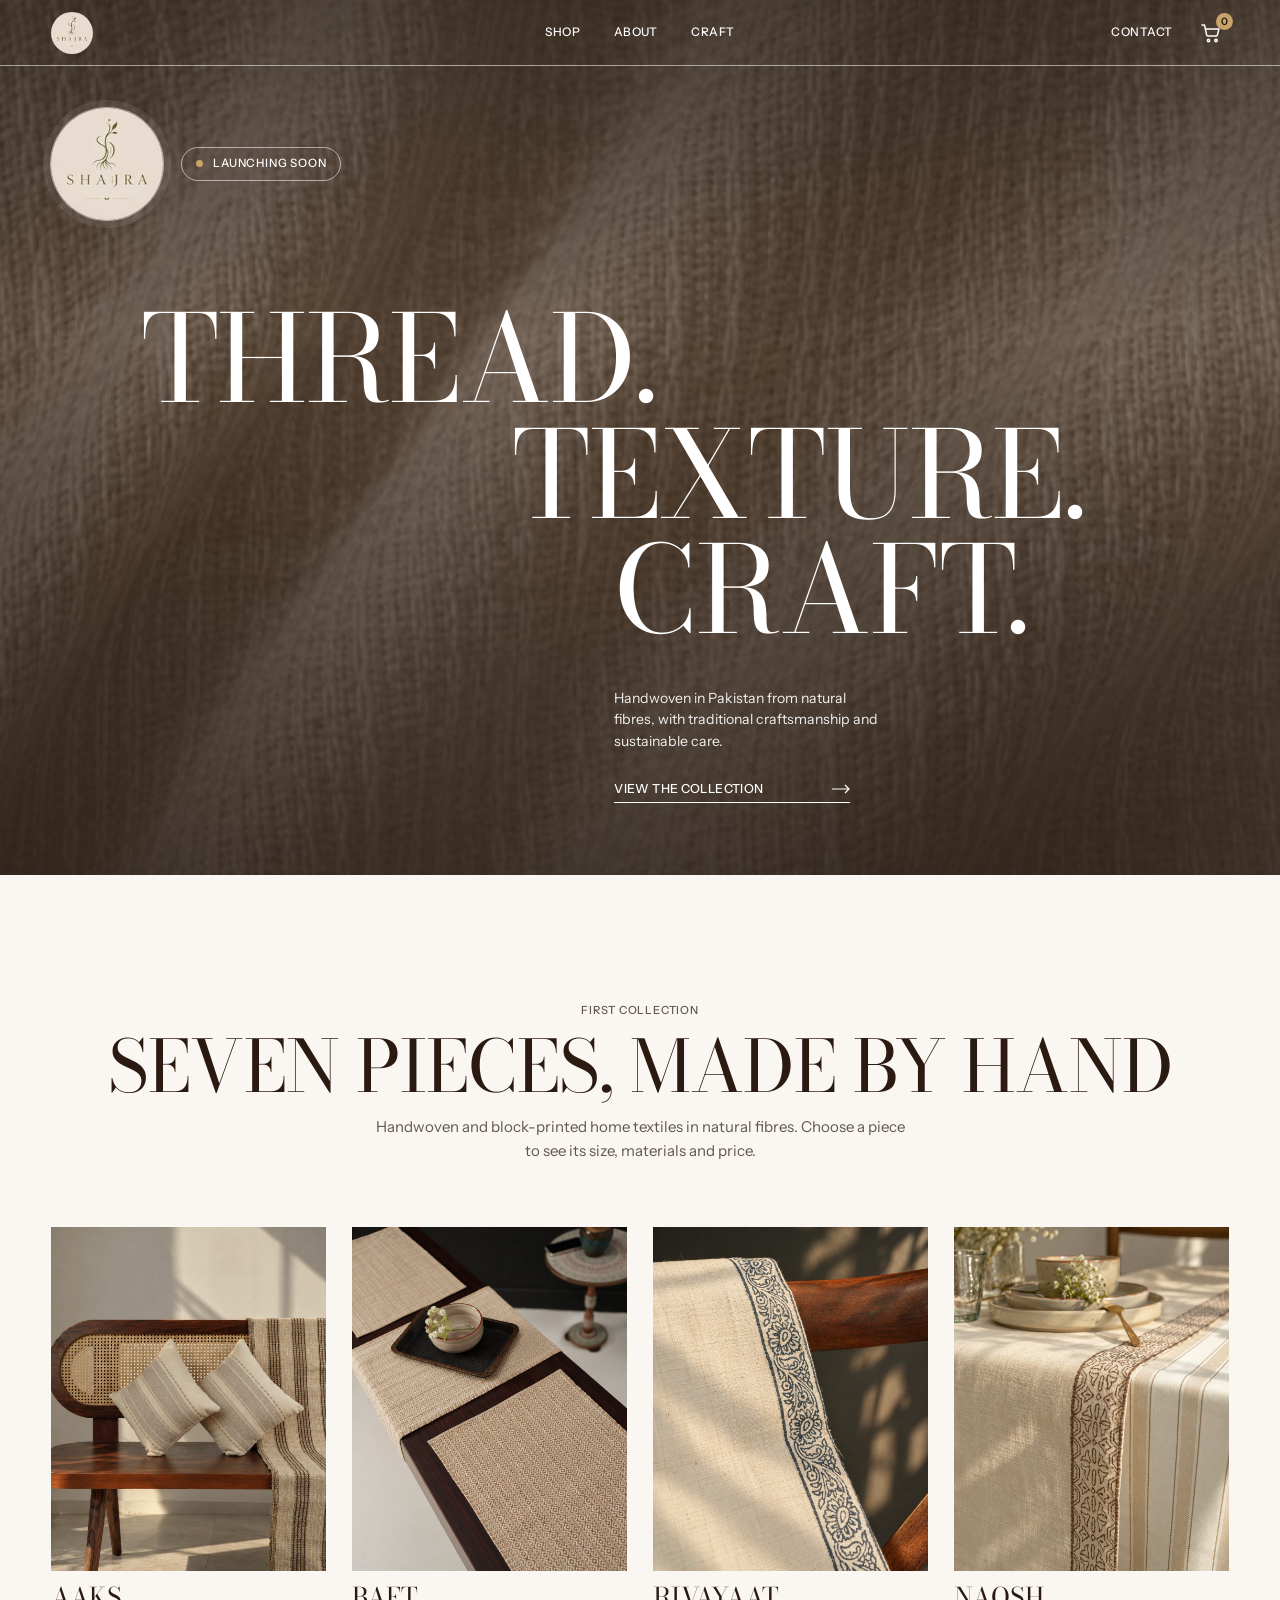
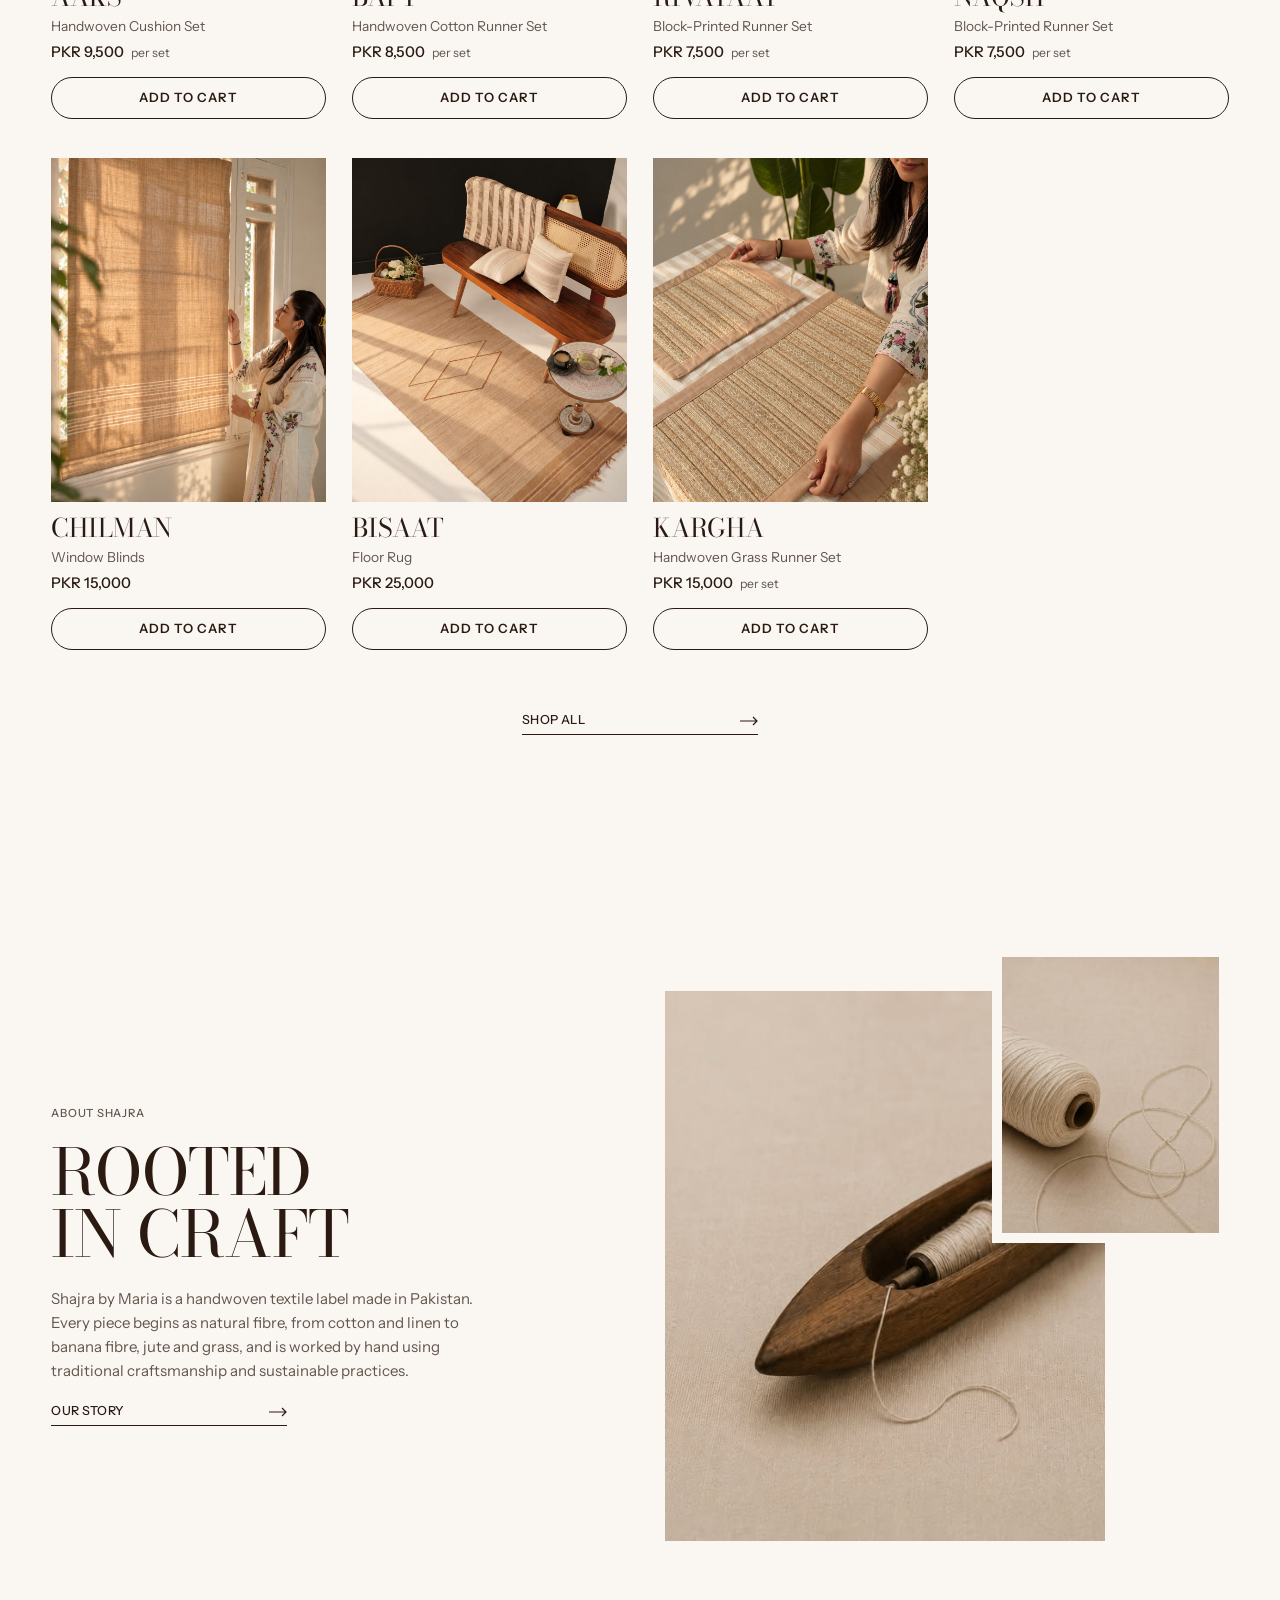
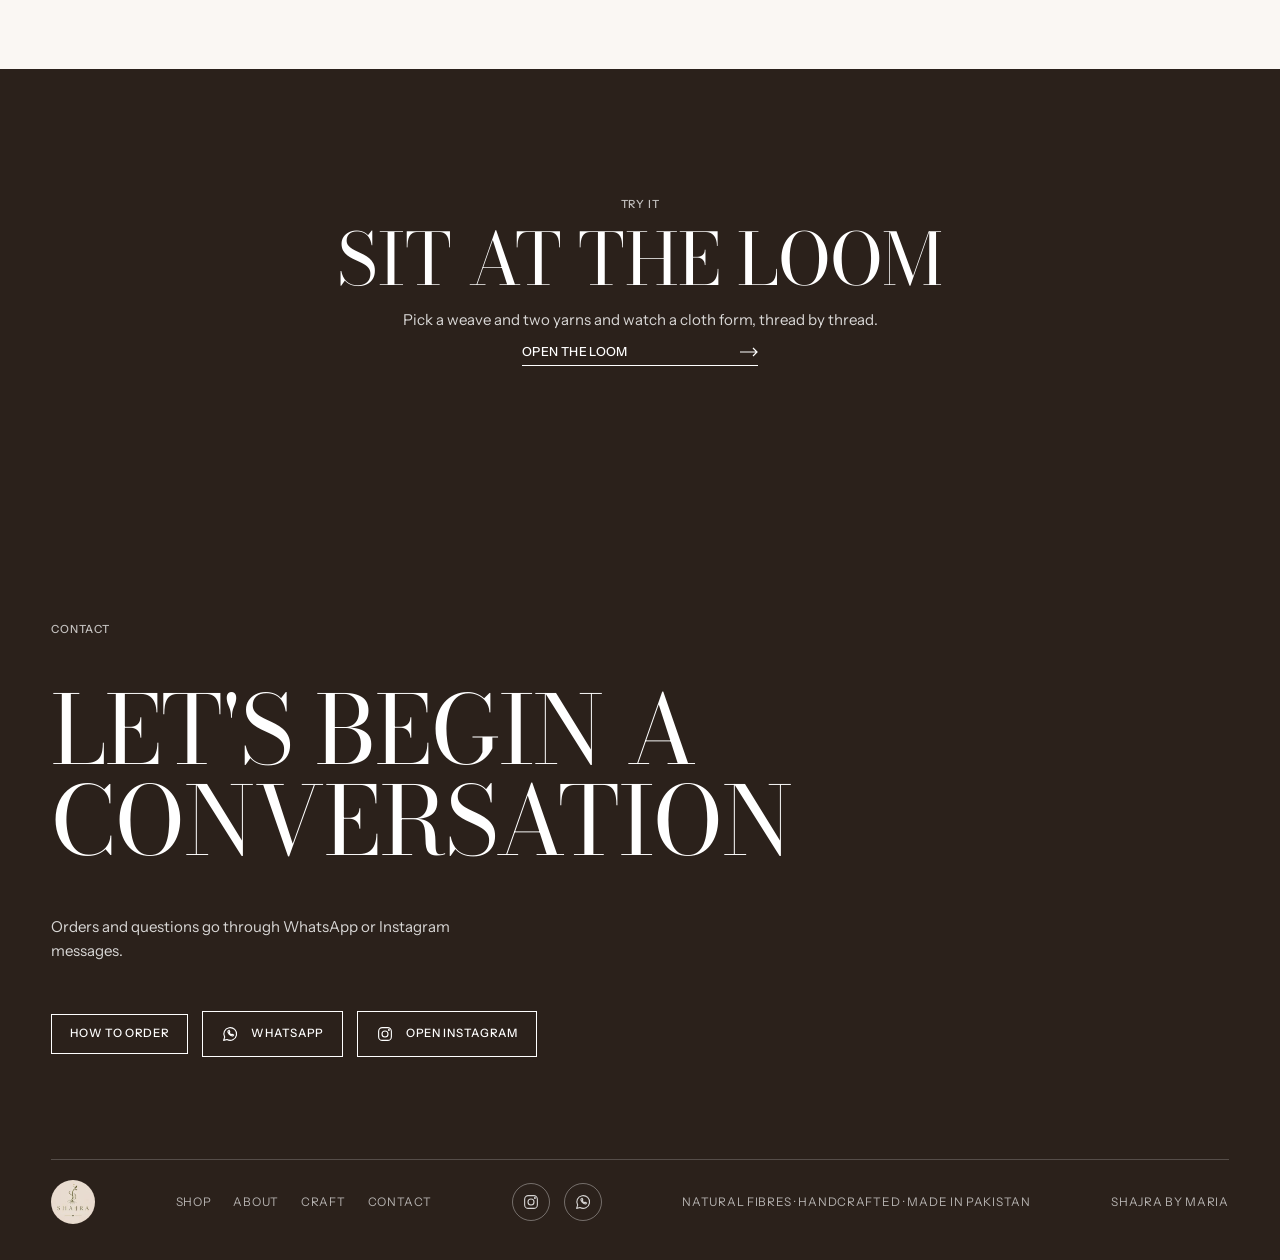
<file: index.html>
<!doctype html>
<html lang="en">
<head>
<meta charset="utf-8">
<meta name="viewport" content="width=device-width, initial-scale=1, viewport-fit=cover">
<title>Shajra by Maria | Handwoven natural-fibre textiles from Pakistan</title>
<meta name="description" content="Shajra by Maria: handwoven textiles made in Pakistan from natural fibres, with traditional craftsmanship. Cushions, runners, blinds and rugs.">
<meta name="theme-color" content="#2b211b">
<meta property="og:title" content="Shajra by Maria | Handwoven natural-fibre textiles from Pakistan">
<meta property="og:description" content="Shajra by Maria: handwoven textiles made in Pakistan from natural fibres, with traditional craftsmanship. Cushions, runners, blinds and rugs.">
<meta property="og:type" content="website">
<link rel="icon" href="img/pfp.jpg">
<link rel="stylesheet" href="https://fonts.googleapis.com/css2?family=Bodoni+Moda:opsz,wght@6..96,400;6..96,500&family=Instrument+Sans:wght@400;500;600&display=swap">
<link rel="stylesheet" href="css/style.css">
</head>
<body>

<header class="nav" id="nav">
  <a class="nb" href="index.html" aria-label="Shajra, home"><img src="img/logo.jpg" alt="Shajra"></a>
  <nav class="nl" aria-label="Main"><a href="shop.html">Shop</a><a href="about.html">About</a><a href="craft.html">Craft</a></nav>
  <div class="nr">
    <a class="nc" href="contact.html">Contact</a>
    <button class="cartb" type="button" data-cart-open aria-label="Open cart"><svg viewBox="0 0 24 24" fill="none" stroke="currentColor" stroke-width="1.5" stroke-linecap="round" stroke-linejoin="round"><path d="M3 4h2.5l2.2 10.2a1 1 0 0 0 1 .8h8.6a1 1 0 0 0 1-.8L20 8H6.2"/><circle cx="9.5" cy="19.5" r="1.2"/><circle cx="17" cy="19.5" r="1.2"/></svg><b class="cartn" data-cart-count>0</b></button>
    <button class="nm" id="menuBtn" type="button" aria-expanded="false" aria-controls="menu">Menu</button>
  </div>
</header>
<div class="menu" id="menu" hidden>
  <button type="button" id="menuClose">Close</button>
  <a href="index.html">Home</a><a href="shop.html">Shop</a><a href="about.html">About</a><a href="craft.html">Craft</a><a href="contact.html">Contact</a>
</div>

<main>
<section class="hero" id="top">
  <canvas data-cloth="img/p01.jpg" aria-hidden="true"></canvas>
  <div class="hero-in">
    <div class="toprow">
      <img class="seal" src="img/logo.jpg" alt="Shajra logo: a tree with visible roots">
      <a class="soon" href="shop.html"><i></i>Launching soon</a>
    </div>
    <h1 class="dsp hl"><span class="vh">Shajra by Maria: </span><span class="l1">Thread.</span><span class="l2"><span class="sw">T</span>exture.</span><span class="l3">Craft.</span></h1>
    <div class="hbot">
      <p>Handwoven in Pakistan from natural fibres, with traditional craftsmanship and sustainable care.</p>
      <a class="lk" href="shop.html">View the collection <svg viewBox="0 0 18 10" fill="none" stroke="currentColor" stroke-width="1.2"><path d="M0 5h17M13 1l4 4-4 4"/></svg></a>
    </div>
  </div>
</section>

<section class="sec" id="collection">
  <div class="col-wrap">
    <div class="center"><span class="eb">First collection</span><h2 class="dsp">Seven pieces, made by hand</h2><p style="max-width:54ch;color:var(--ink2)">Handwoven and block-printed home textiles in natural fibres. Choose a piece to see its size, materials and price.</p></div>
    <div class="pgrid"><article class="pcard" data-cat="Cushions" data-price="9500" data-name="AAKS" data-order="0">
  <a class="pclink" href="products/aaks.html">
    <div class="pcimg"><img src="img/p/aaks-1.jpg" alt="Aaks, handwoven cushion set" loading="lazy"><img class="alt" src="img/p/aaks-2.jpg" alt="" loading="lazy"></div>
    <div class="pcinfo"><h3>AAKS</h3><span class="pct">Handwoven Cushion Set</span><span class="pcp">PKR 9,500 <small>per set</small></span></div>
  </a>
  <button class="addbtn" type="button" data-add="aaks" data-n="AAKS" data-t="Handwoven Cushion Set" data-price="9500" data-unit="per set" data-img="img/p/aaks-1.jpg">Add to cart</button>
</article>
<article class="pcard" data-cat="Runner sets" data-price="8500" data-name="BAFT" data-order="1">
  <a class="pclink" href="products/baft.html">
    <div class="pcimg"><img src="img/p/baft-1.jpg" alt="Baft, handwoven cotton runner set" loading="lazy"><img class="alt" src="img/p/baft-2.jpg" alt="" loading="lazy"></div>
    <div class="pcinfo"><h3>BAFT</h3><span class="pct">Handwoven Cotton Runner Set</span><span class="pcp">PKR 8,500 <small>per set</small></span></div>
  </a>
  <button class="addbtn" type="button" data-add="baft" data-n="BAFT" data-t="Handwoven Cotton Runner Set" data-price="8500" data-unit="per set" data-img="img/p/baft-1.jpg">Add to cart</button>
</article>
<article class="pcard" data-cat="Runner sets" data-price="7500" data-name="RIVAYAAT" data-order="2">
  <a class="pclink" href="products/rivayaat.html">
    <div class="pcimg"><img src="img/p/rivayaat-1.jpg" alt="Rivayaat, block-printed runner set" loading="lazy"><img class="alt" src="img/p/rivayaat-2.jpg" alt="" loading="lazy"></div>
    <div class="pcinfo"><h3>RIVAYAAT</h3><span class="pct">Block-Printed Runner Set</span><span class="pcp">PKR 7,500 <small>per set</small></span></div>
  </a>
  <button class="addbtn" type="button" data-add="rivayaat" data-n="RIVAYAAT" data-t="Block-Printed Runner Set" data-price="7500" data-unit="per set" data-img="img/p/rivayaat-1.jpg">Add to cart</button>
</article>
<article class="pcard" data-cat="Runner sets" data-price="7500" data-name="NAQSH" data-order="3">
  <a class="pclink" href="products/naqsh.html">
    <div class="pcimg"><img src="img/p/naqsh-1.jpg" alt="Naqsh, block-printed runner set" loading="lazy"><img class="alt" src="img/p/naqsh-2.jpg" alt="" loading="lazy"></div>
    <div class="pcinfo"><h3>NAQSH</h3><span class="pct">Block-Printed Runner Set</span><span class="pcp">PKR 7,500 <small>per set</small></span></div>
  </a>
  <button class="addbtn" type="button" data-add="naqsh" data-n="NAQSH" data-t="Block-Printed Runner Set" data-price="7500" data-unit="per set" data-img="img/p/naqsh-1.jpg">Add to cart</button>
</article>
<article class="pcard" data-cat="Blinds" data-price="15000" data-name="CHILMAN" data-order="4">
  <a class="pclink" href="products/chilman.html">
    <div class="pcimg"><img src="img/p/chilman-1.jpg" alt="Chilman, window blinds" loading="lazy"><img class="alt" src="img/p/chilman-2.jpg" alt="" loading="lazy"></div>
    <div class="pcinfo"><h3>CHILMAN</h3><span class="pct">Window Blinds</span><span class="pcp">PKR 15,000</span></div>
  </a>
  <button class="addbtn" type="button" data-add="chilman" data-n="CHILMAN" data-t="Window Blinds" data-price="15000" data-unit="" data-img="img/p/chilman-1.jpg">Add to cart</button>
</article>
<article class="pcard" data-cat="Rugs" data-price="25000" data-name="BISAAT" data-order="5">
  <a class="pclink" href="products/bisaat.html">
    <div class="pcimg"><img src="img/p/bisaat-1.jpg" alt="Bisaat, floor rug" loading="lazy"><img class="alt" src="img/p/bisaat-2.jpg" alt="" loading="lazy"></div>
    <div class="pcinfo"><h3>BISAAT</h3><span class="pct">Floor Rug</span><span class="pcp">PKR 25,000</span></div>
  </a>
  <button class="addbtn" type="button" data-add="bisaat" data-n="BISAAT" data-t="Floor Rug" data-price="25000" data-unit="" data-img="img/p/bisaat-1.jpg">Add to cart</button>
</article>
<article class="pcard" data-cat="Runner sets" data-price="15000" data-name="KARGHA" data-order="6">
  <a class="pclink" href="products/kargha.html">
    <div class="pcimg"><img src="img/p/kargha-1.jpg" alt="Kargha, handwoven grass runner set" loading="lazy"><img class="alt" src="img/p/kargha-2.jpg" alt="" loading="lazy"></div>
    <div class="pcinfo"><h3>KARGHA</h3><span class="pct">Handwoven Grass Runner Set</span><span class="pcp">PKR 15,000 <small>per set</small></span></div>
  </a>
  <button class="addbtn" type="button" data-add="kargha" data-n="KARGHA" data-t="Handwoven Grass Runner Set" data-price="15000" data-unit="per set" data-img="img/p/kargha-1.jpg">Add to cart</button>
</article></div>
    <div class="center"><a class="lk" href="shop.html">Shop all <svg viewBox="0 0 18 10" fill="none" stroke="currentColor" stroke-width="1.2"><path d="M0 5h17M13 1l4 4-4 4"/></svg></a></div>
  </div>
</section>

<section class="sec" id="about">
  <div class="about">
    <div class="tx">
      <span class="eb">About Shajra</span>
      <h2 class="dsp"><span class="sw">R</span>ooted in craft</h2>
      <p>Shajra by Maria is a handwoven textile label made in Pakistan. Every piece begins as natural fibre, from cotton and linen to banana fibre, jute and grass, and is worked by hand using traditional craftsmanship and sustainable practices.</p>
      <a class="lk" href="about.html">Our story <svg viewBox="0 0 18 10" fill="none" stroke="currentColor" stroke-width="1.2"><path d="M0 5h17M13 1l4 4-4 4"/></svg></a>
    </div>
    <div class="collage">
      <div class="a"><img src="img/p09.jpg" alt="A wooden weaving shuttle holding a bobbin of undyed thread" loading="lazy"></div>
      <div class="b"><img src="img/p07.jpg" alt="A cone of undyed yarn with a loose loop of thread" loading="lazy"></div>
    </div>
  </div>
</section>

<section class="dark sec" id="cta">
  <div class="center"><span class="eb w">Try it</span><h2 class="dsp">Sit at the Loom</h2><p style="max-width:50ch;color:rgba(255,255,255,.82)">Pick a weave and two yarns and watch a cloth form, thread by thread.</p><a class="lk" href="craft.html">Open the loom <svg viewBox="0 0 18 10" fill="none" stroke="currentColor" stroke-width="1.2"><path d="M0 5h17M13 1l4 4-4 4"/></svg></a></div>
</section>
</main>

<footer class="contact" id="contact">
  <div class="ct">
    <span class="eb w">Contact</span>
    <h2 class="dsp">Let's begin a Conversation</h2>
    <p>Orders and questions go through WhatsApp or Instagram messages.</p>
    <div class="handle"><a class="bt on-dark" href="contact.html">How to order</a><a class="bt on-dark" href="https://wa.me/923144778804" target="_blank" rel="noopener"><svg class="ico" viewBox="0 0 24 24" fill="none" stroke="currentColor" stroke-width="1.5" stroke-linecap="round" stroke-linejoin="round" aria-hidden="true"><path d="M3.5 20.5l1.4-4.3A8.5 8.5 0 1 1 8 19.3l-4.5 1.2z"/><path d="M9.2 8.3c-.3 1.9 2.7 6 6.4 6.4l1.3-1.5-2.2-1-1 .8c-1.2-.5-2.2-1.5-2.7-2.7l.8-1-1-2.2-1.6 1.2z"/></svg>WhatsApp</a><a class="bt on-dark" href="https://www.instagram.com/shajrabymaria/" target="_blank" rel="noopener"><svg class="ico" viewBox="0 0 24 24" fill="none" stroke="currentColor" stroke-width="1.5" stroke-linecap="round" stroke-linejoin="round" aria-hidden="true"><rect x="3.5" y="3.5" width="17" height="17" rx="5"/><circle cx="12" cy="12" r="4"/><circle cx="17.2" cy="6.8" r=".6" fill="currentColor"/></svg>Open Instagram</a></div>
  </div>
  <div class="cfoot"><img src="img/logo.jpg" alt="Shajra"><nav class="flinks" aria-label="Footer"><a href="shop.html">Shop</a><a href="about.html">About</a><a href="craft.html">Craft</a><a href="contact.html">Contact</a></nav><div class="social"><a href="https://www.instagram.com/shajrabymaria/" target="_blank" rel="noopener" aria-label="Instagram"><svg class="ico" viewBox="0 0 24 24" fill="none" stroke="currentColor" stroke-width="1.5" stroke-linecap="round" stroke-linejoin="round" aria-hidden="true"><rect x="3.5" y="3.5" width="17" height="17" rx="5"/><circle cx="12" cy="12" r="4"/><circle cx="17.2" cy="6.8" r=".6" fill="currentColor"/></svg></a><a href="https://wa.me/923144778804" target="_blank" rel="noopener" aria-label="WhatsApp"><svg class="ico" viewBox="0 0 24 24" fill="none" stroke="currentColor" stroke-width="1.5" stroke-linecap="round" stroke-linejoin="round" aria-hidden="true"><path d="M3.5 20.5l1.4-4.3A8.5 8.5 0 1 1 8 19.3l-4.5 1.2z"/><path d="M9.2 8.3c-.3 1.9 2.7 6 6.4 6.4l1.3-1.5-2.2-1-1 .8c-1.2-.5-2.2-1.5-2.7-2.7l.8-1-1-2.2-1.6 1.2z"/></svg></a></div><span>Natural fibres · Handcrafted · Made in Pakistan</span><span>Shajra by Maria</span></div>
</footer>

<script src="js/common.js"></script>
<script src="js/cart.js"></script>

</body>
</html>
</file>
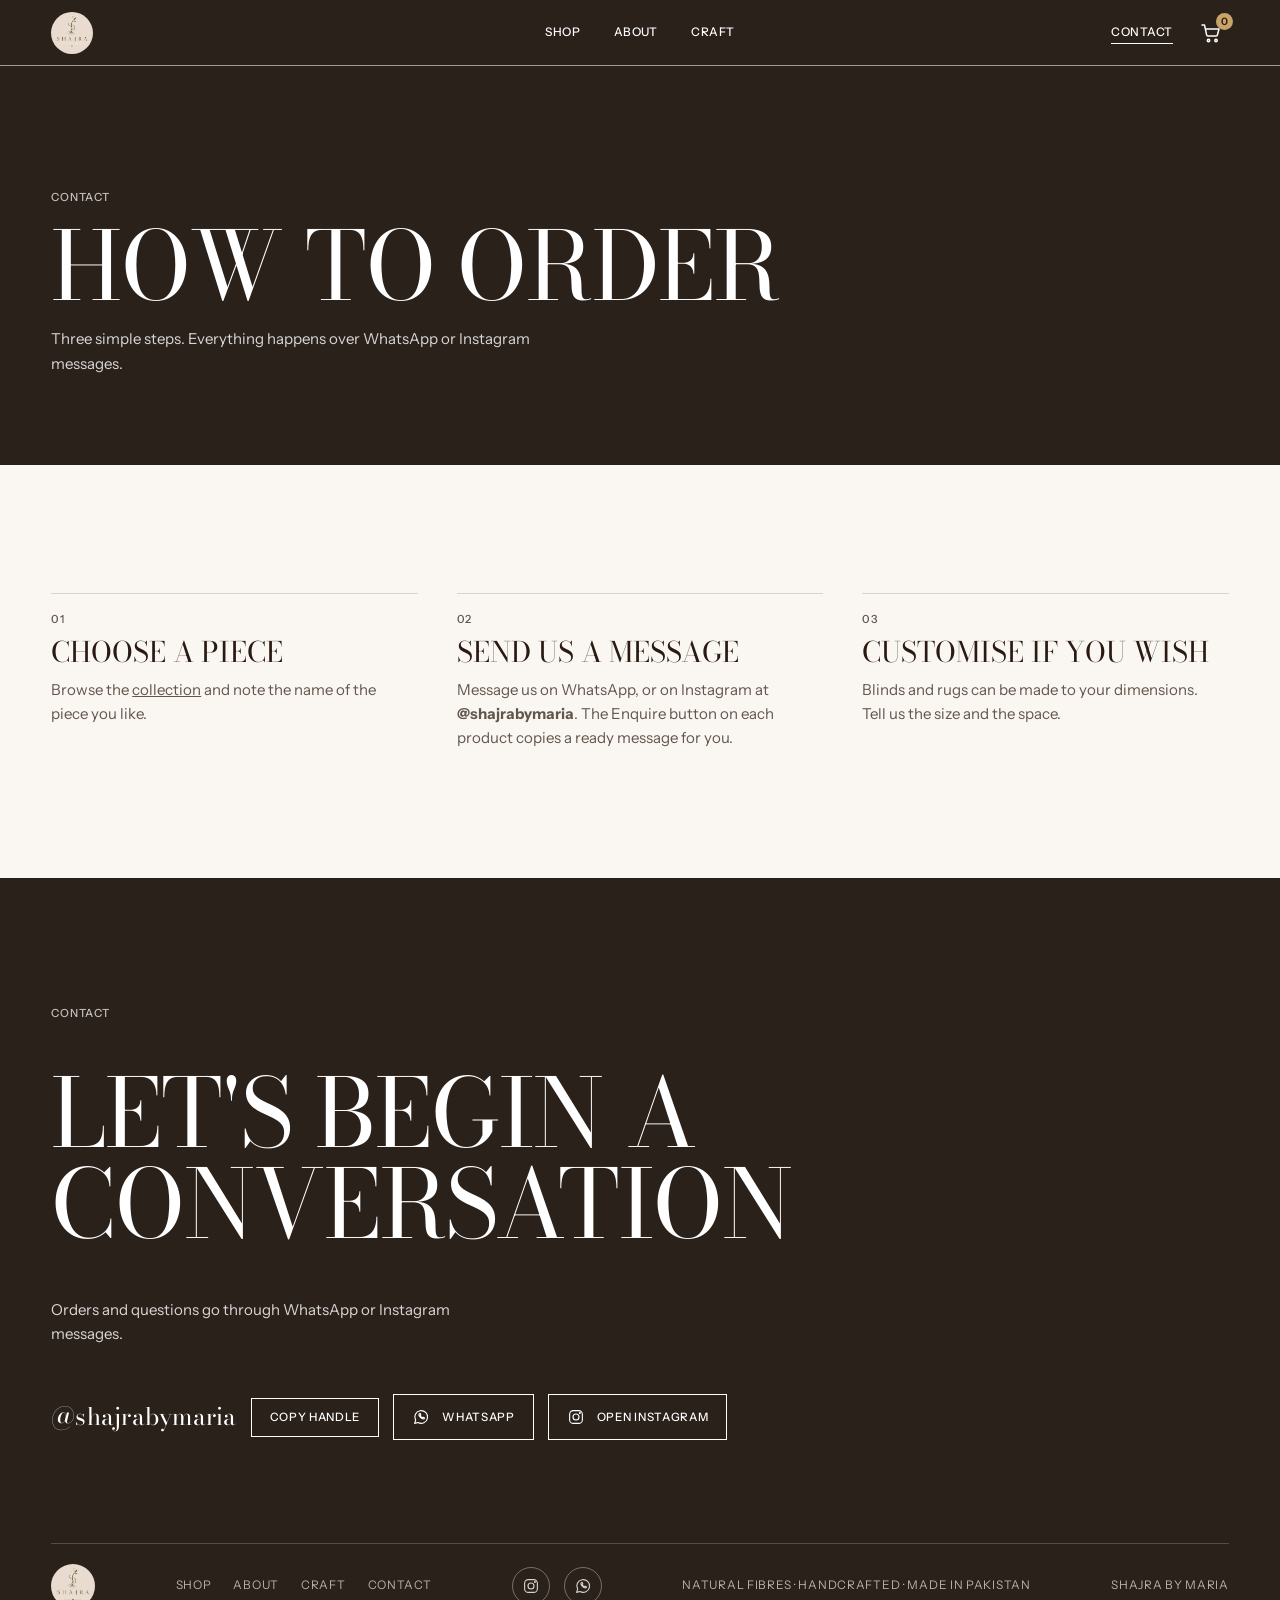
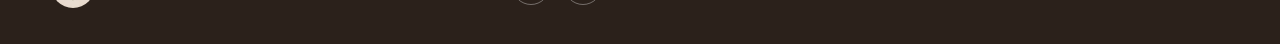
<file: contact.html>
<!doctype html>
<html lang="en">
<head>
<meta charset="utf-8">
<meta name="viewport" content="width=device-width, initial-scale=1, viewport-fit=cover">
<title>Contact | Shajra by Maria</title>
<meta name="description" content="How to order from Shajra by Maria: message @shajrabymaria on Instagram.">
<meta name="theme-color" content="#2b211b">
<meta property="og:title" content="Contact | Shajra by Maria">
<meta property="og:description" content="How to order from Shajra by Maria: message @shajrabymaria on Instagram.">
<meta property="og:type" content="website">
<link rel="icon" href="img/pfp.jpg">
<link rel="stylesheet" href="https://fonts.googleapis.com/css2?family=Bodoni+Moda:opsz,wght@6..96,400;6..96,500&family=Instrument+Sans:wght@400;500;600&display=swap">
<link rel="stylesheet" href="css/style.css">
</head>
<body>

<header class="nav" id="nav">
  <a class="nb" href="index.html" aria-label="Shajra, home"><img src="img/logo.jpg" alt="Shajra"></a>
  <nav class="nl" aria-label="Main"><a href="shop.html">Shop</a><a href="about.html">About</a><a href="craft.html">Craft</a></nav>
  <div class="nr">
    <a class="nc" href="contact.html" aria-current="page">Contact</a>
    <button class="cartb" type="button" data-cart-open aria-label="Open cart"><svg viewBox="0 0 24 24" fill="none" stroke="currentColor" stroke-width="1.5" stroke-linecap="round" stroke-linejoin="round"><path d="M3 4h2.5l2.2 10.2a1 1 0 0 0 1 .8h8.6a1 1 0 0 0 1-.8L20 8H6.2"/><circle cx="9.5" cy="19.5" r="1.2"/><circle cx="17" cy="19.5" r="1.2"/></svg><b class="cartn" data-cart-count>0</b></button>
    <button class="nm" id="menuBtn" type="button" aria-expanded="false" aria-controls="menu">Menu</button>
  </div>
</header>
<div class="menu" id="menu" hidden>
  <button type="button" id="menuClose">Close</button>
  <a href="index.html">Home</a><a href="shop.html">Shop</a><a href="about.html">About</a><a href="craft.html">Craft</a><a href="contact.html" aria-current="page">Contact</a>
</div>

<main>
<section class="dark phead">
  <div class="ph-in"><span class="eb w">Contact</span><h1 class="dsp">How to order</h1><p>Three simple steps. Everything happens over WhatsApp or Instagram messages.</p></div>
</section>
<section class="sec">
  <div class="col-wrap">
    <div class="steps">
      <div><span class="eb">01</span><h3>Choose a piece</h3><p>Browse the <a href="shop.html">collection</a> and note the name of the piece you like.</p></div>
      <div><span class="eb">02</span><h3>Send us a message</h3><p>Message us on WhatsApp, or on Instagram at <b>@shajrabymaria</b>. The Enquire button on each product copies a ready message for you.</p></div>
      <div><span class="eb">03</span><h3>Customise if you wish</h3><p>Blinds and rugs can be made to your dimensions. Tell us the size and the space.</p></div>
    </div>
  </div>
</section>
</main>

<footer class="contact" id="contact">
  <div class="ct">
    <span class="eb w">Contact</span>
    <h2 class="dsp">Let's begin a Conversation</h2>
    <p>Orders and questions go through WhatsApp or Instagram messages.</p>
    <div class="handle"><code id="handle">@shajrabymaria</code><button class="bt on-dark" id="copy" type="button">Copy handle</button><a class="bt on-dark" href="https://wa.me/923144778804" target="_blank" rel="noopener"><svg class="ico" viewBox="0 0 24 24" fill="none" stroke="currentColor" stroke-width="1.5" stroke-linecap="round" stroke-linejoin="round" aria-hidden="true"><path d="M3.5 20.5l1.4-4.3A8.5 8.5 0 1 1 8 19.3l-4.5 1.2z"/><path d="M9.2 8.3c-.3 1.9 2.7 6 6.4 6.4l1.3-1.5-2.2-1-1 .8c-1.2-.5-2.2-1.5-2.7-2.7l.8-1-1-2.2-1.6 1.2z"/></svg>WhatsApp</a><a class="bt on-dark" href="https://www.instagram.com/shajrabymaria/" target="_blank" rel="noopener"><svg class="ico" viewBox="0 0 24 24" fill="none" stroke="currentColor" stroke-width="1.5" stroke-linecap="round" stroke-linejoin="round" aria-hidden="true"><rect x="3.5" y="3.5" width="17" height="17" rx="5"/><circle cx="12" cy="12" r="4"/><circle cx="17.2" cy="6.8" r=".6" fill="currentColor"/></svg>Open Instagram</a></div>
  </div>
  <div class="cfoot"><img src="img/logo.jpg" alt="Shajra"><nav class="flinks" aria-label="Footer"><a href="shop.html">Shop</a><a href="about.html">About</a><a href="craft.html">Craft</a><a href="contact.html">Contact</a></nav><div class="social"><a href="https://www.instagram.com/shajrabymaria/" target="_blank" rel="noopener" aria-label="Instagram"><svg class="ico" viewBox="0 0 24 24" fill="none" stroke="currentColor" stroke-width="1.5" stroke-linecap="round" stroke-linejoin="round" aria-hidden="true"><rect x="3.5" y="3.5" width="17" height="17" rx="5"/><circle cx="12" cy="12" r="4"/><circle cx="17.2" cy="6.8" r=".6" fill="currentColor"/></svg></a><a href="https://wa.me/923144778804" target="_blank" rel="noopener" aria-label="WhatsApp"><svg class="ico" viewBox="0 0 24 24" fill="none" stroke="currentColor" stroke-width="1.5" stroke-linecap="round" stroke-linejoin="round" aria-hidden="true"><path d="M3.5 20.5l1.4-4.3A8.5 8.5 0 1 1 8 19.3l-4.5 1.2z"/><path d="M9.2 8.3c-.3 1.9 2.7 6 6.4 6.4l1.3-1.5-2.2-1-1 .8c-1.2-.5-2.2-1.5-2.7-2.7l.8-1-1-2.2-1.6 1.2z"/></svg></a></div><span>Natural fibres · Handcrafted · Made in Pakistan</span><span>Shajra by Maria</span></div>
</footer>

<script src="js/common.js"></script>
<script src="js/cart.js"></script>
<script src="js/contact.js"></script>

</body>
</html>
</file>
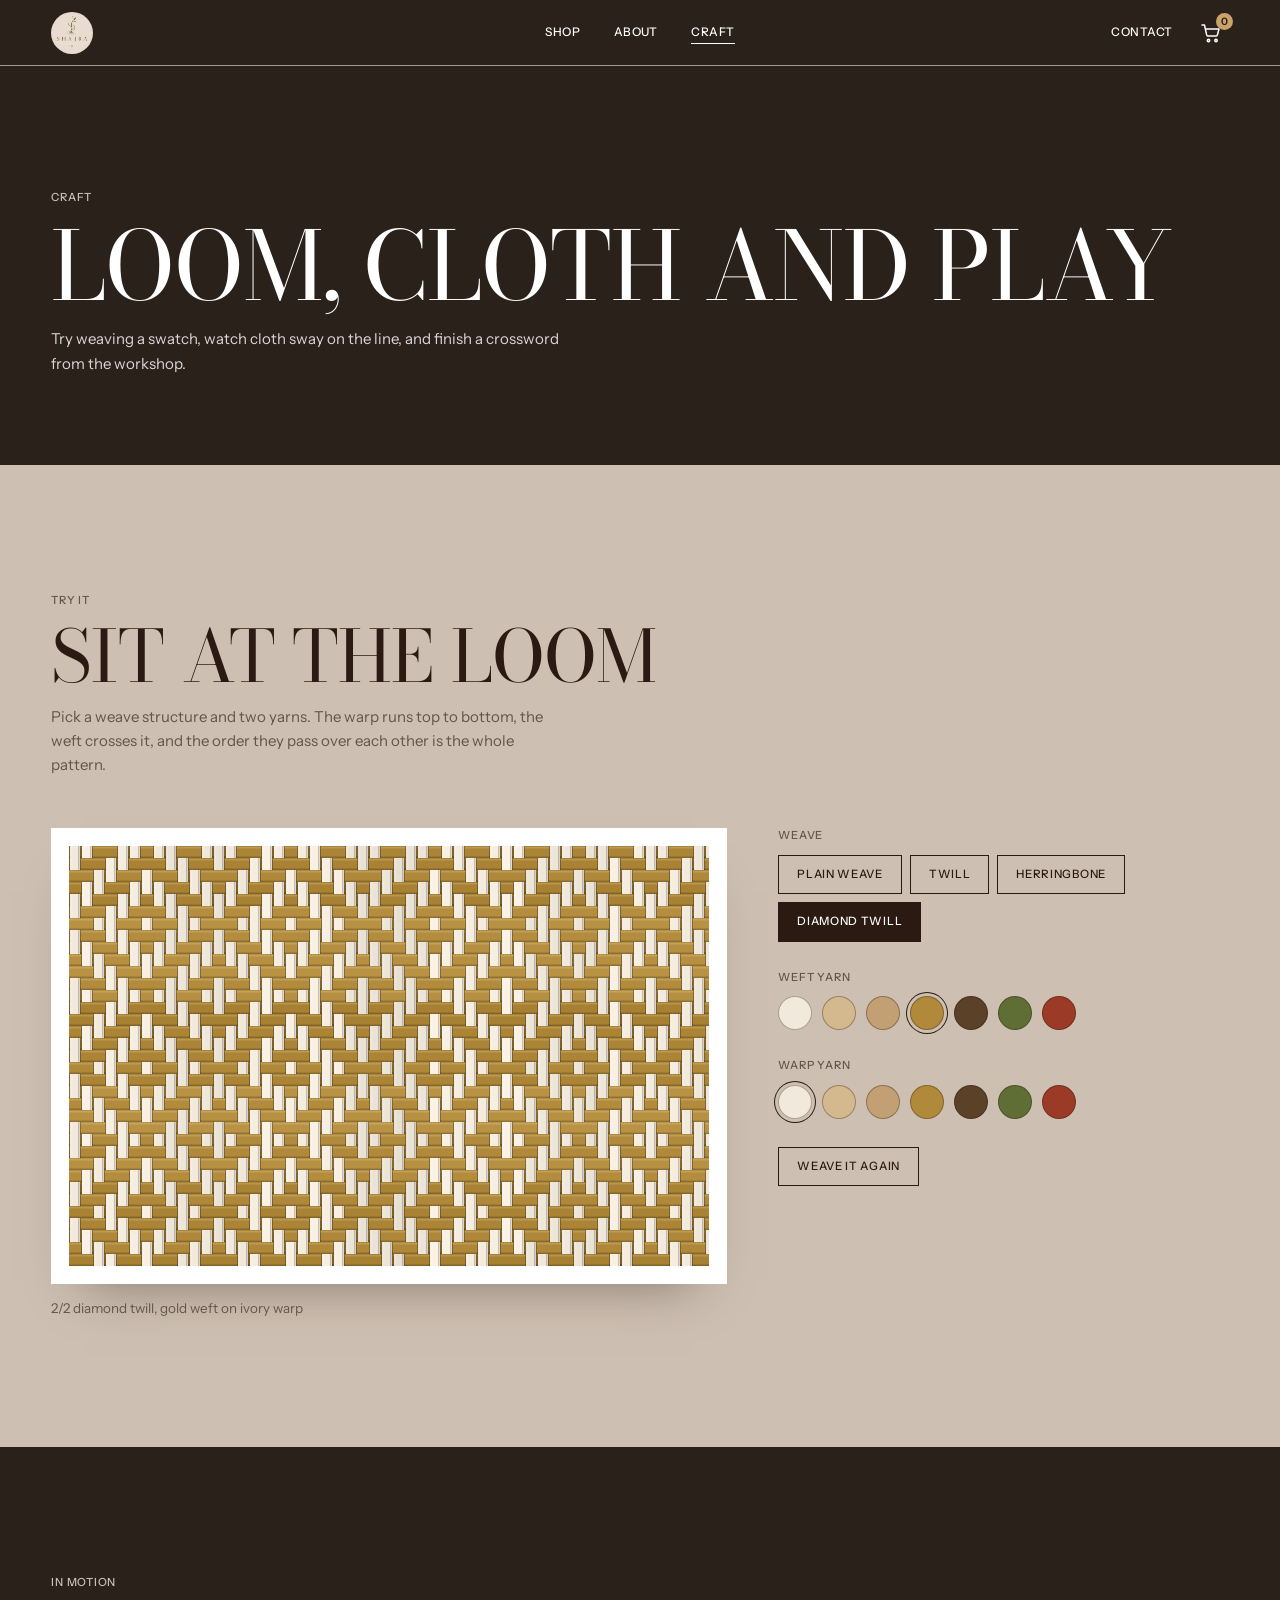
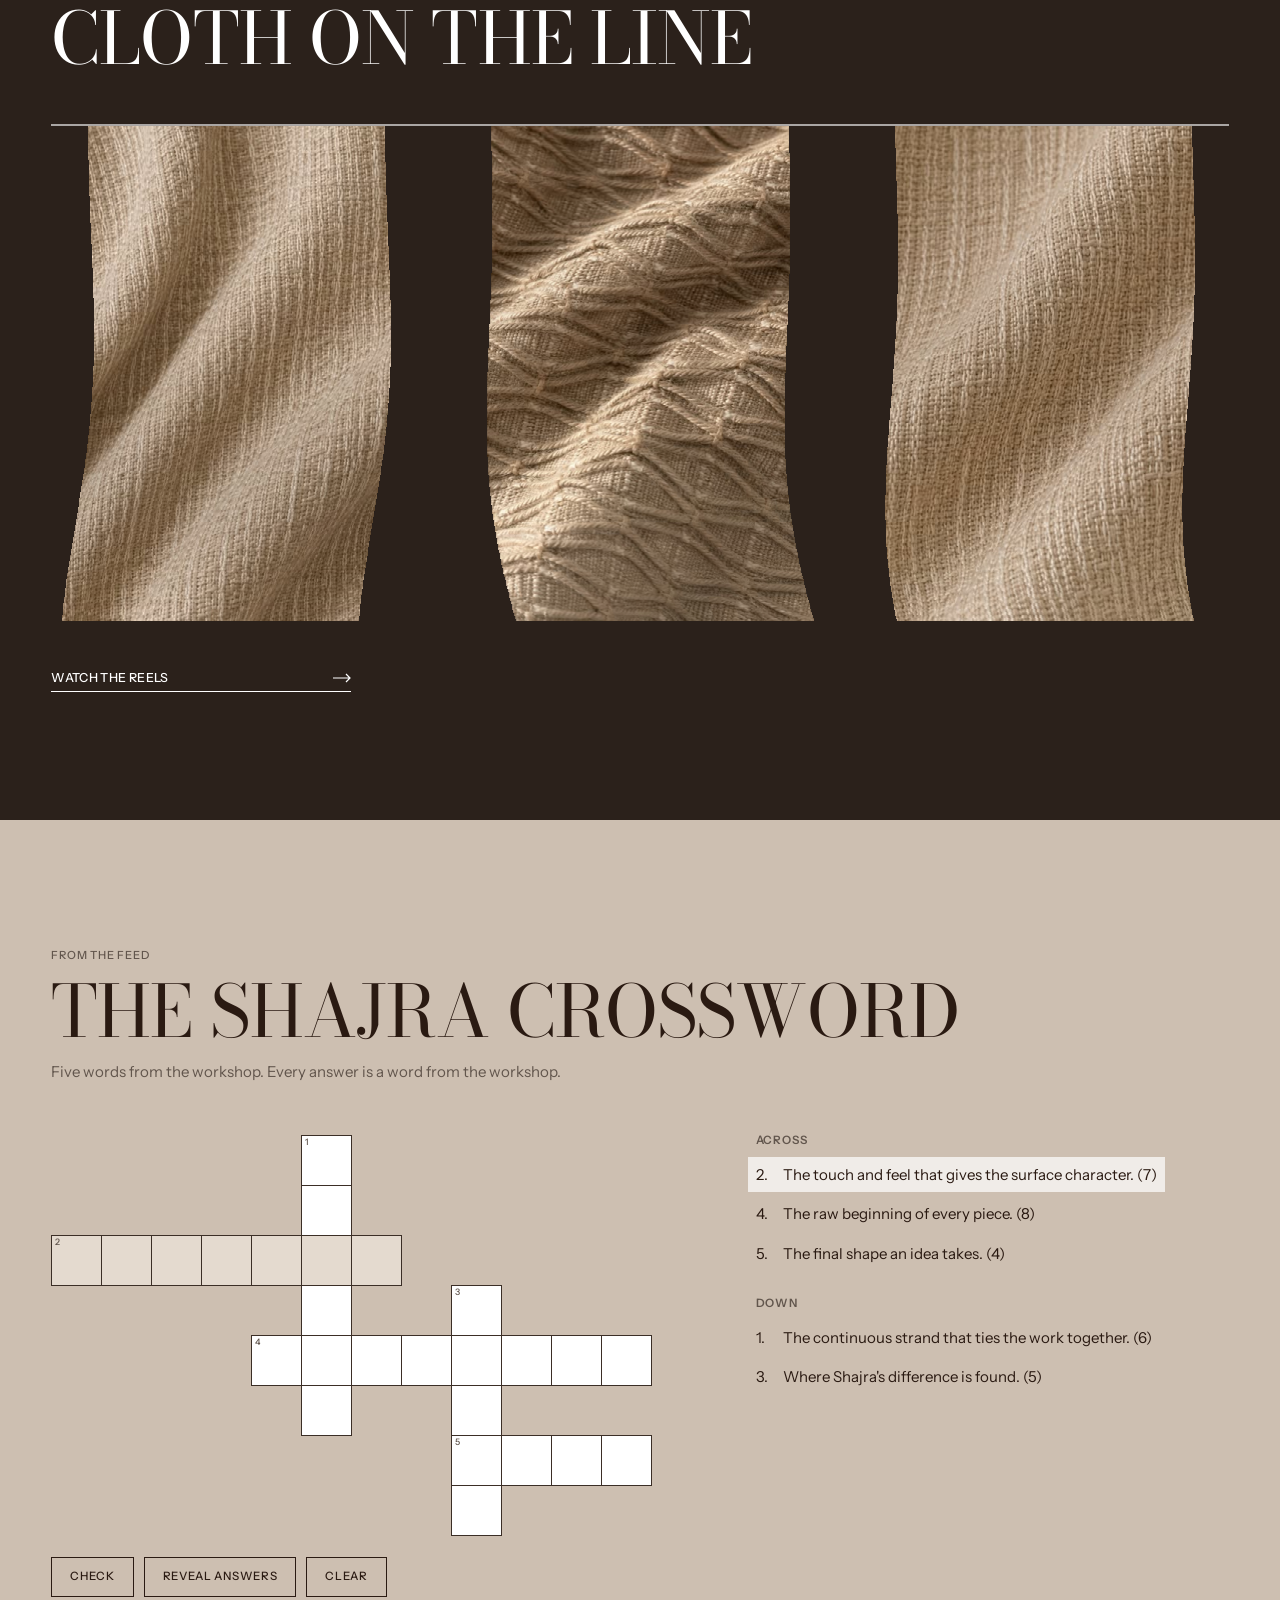
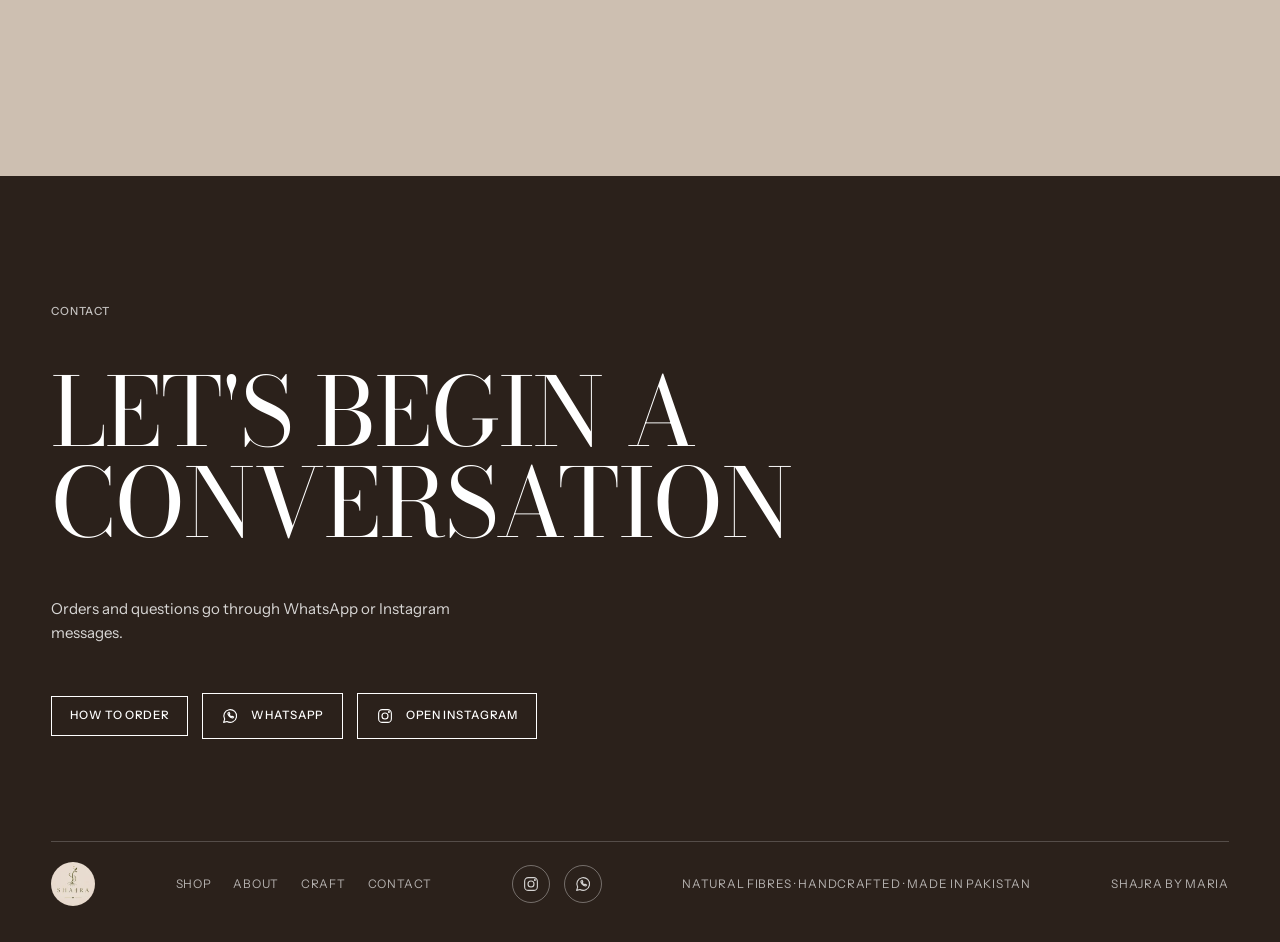
<file: craft.html>
<!doctype html>
<html lang="en">
<head>
<meta charset="utf-8">
<meta name="viewport" content="width=device-width, initial-scale=1, viewport-fit=cover">
<title>Craft | Shajra by Maria</title>
<meta name="description" content="Weave a swatch on the Shajra loom, watch cloth move, and play the workshop crossword.">
<meta name="theme-color" content="#2b211b">
<meta property="og:title" content="Craft | Shajra by Maria">
<meta property="og:description" content="Weave a swatch on the Shajra loom, watch cloth move, and play the workshop crossword.">
<meta property="og:type" content="website">
<link rel="icon" href="img/pfp.jpg">
<link rel="stylesheet" href="https://fonts.googleapis.com/css2?family=Bodoni+Moda:opsz,wght@6..96,400;6..96,500&family=Instrument+Sans:wght@400;500;600&display=swap">
<link rel="stylesheet" href="css/style.css">
</head>
<body>

<header class="nav" id="nav">
  <a class="nb" href="index.html" aria-label="Shajra, home"><img src="img/logo.jpg" alt="Shajra"></a>
  <nav class="nl" aria-label="Main"><a href="shop.html">Shop</a><a href="about.html">About</a><a href="craft.html" aria-current="page">Craft</a></nav>
  <div class="nr">
    <a class="nc" href="contact.html">Contact</a>
    <button class="cartb" type="button" data-cart-open aria-label="Open cart"><svg viewBox="0 0 24 24" fill="none" stroke="currentColor" stroke-width="1.5" stroke-linecap="round" stroke-linejoin="round"><path d="M3 4h2.5l2.2 10.2a1 1 0 0 0 1 .8h8.6a1 1 0 0 0 1-.8L20 8H6.2"/><circle cx="9.5" cy="19.5" r="1.2"/><circle cx="17" cy="19.5" r="1.2"/></svg><b class="cartn" data-cart-count>0</b></button>
    <button class="nm" id="menuBtn" type="button" aria-expanded="false" aria-controls="menu">Menu</button>
  </div>
</header>
<div class="menu" id="menu" hidden>
  <button type="button" id="menuClose">Close</button>
  <a href="index.html">Home</a><a href="shop.html">Shop</a><a href="about.html">About</a><a href="craft.html" aria-current="page">Craft</a><a href="contact.html">Contact</a>
</div>

<main>
<section class="dark phead">
  <div class="ph-in"><span class="eb w">Craft</span><h1 class="dsp">Loom, cloth and play</h1><p>Try weaving a swatch, watch cloth sway on the line, and finish a crossword from the workshop.</p></div>
</section>
<section class="sec band" id="loom">
  <div class="loom" style="margin-bottom:clamp(28px,4vw,52px);display:block"><div class="center" style="justify-items:start;text-align:left"><span class="eb">Try it</span><h2 class="dsp">Sit at the <span class="sw">L</span>oom</h2><p style="max-width:52ch;color:var(--ink2)">Pick a weave structure and two yarns. The warp runs top to bottom, the weft crosses it, and the order they pass over each other is the whole pattern.</p></div></div>
  <div class="loom">
    <div>
      <div class="loom-frame"><canvas id="loomCanvas" role="img" aria-label="A woven swatch drawn from your chosen weave and yarns"></canvas></div>
      <p class="loom-cap" id="loomCap" aria-live="polite"></p>
    </div>
    <div class="controls">
      <div class="ctl"><span class="eb" id="lWeave">Weave</span><div class="seg" id="weaves" role="group" aria-labelledby="lWeave"></div></div>
      <div class="ctl"><span class="eb" id="lWeft">Weft yarn</span><div class="yarns" id="weft" role="group" aria-labelledby="lWeft"></div></div>
      <div class="ctl"><span class="eb" id="lWarp">Warp yarn</span><div class="yarns" id="warp" role="group" aria-labelledby="lWarp"></div></div>
      <div><button class="bt" id="again" type="button">Weave it again</button></div>
    </div>
  </div>
</section>
<section class="dark sec" id="motion">
  <div class="line-h"><span class="eb w">In motion</span><h2 class="dsp">Cloth on the <span class="sw">L</span>ine</h2></div>
  <div class="line">
    <canvas data-hang="img/p01.jpg" role="img" aria-label="Ribbed sand-coloured cloth hanging and swaying"></canvas>
    <canvas data-hang="img/p04.jpg" role="img" aria-label="Diamond-patterned cloth hanging and swaying"></canvas>
    <canvas data-hang="img/p03.jpg" role="img" aria-label="Plain-weave cloth hanging and swaying"></canvas>
  </div>
  <div class="reels" id="reels" hidden></div>
  <div class="line-h"><a class="lk" style="width:min(300px,100%)" href="https://www.instagram.com/shajrabymaria/reels/" target="_blank" rel="noopener">Watch the reels <svg viewBox="0 0 18 10" fill="none" stroke="currentColor" stroke-width="1.2"><path d="M0 5h17M13 1l4 4-4 4"/></svg></a></div>
</section>
<section class="sec band" id="crossword">
  <div style="max-width:1320px;margin:0 auto clamp(28px,4vw,52px);display:grid;gap:14px"><span class="eb">From the feed</span><h2 class="dsp">The Shajra <span class="sw">C</span>rossword</h2><p style="max-width:52ch;color:var(--ink2)">Five words from the workshop. Every answer is a word from the workshop.</p></div>
  <div class="cross">
    <div>
      <div class="grid" id="grid"></div>
      <div class="cbtns"><button class="bt" id="check" type="button">Check</button><button class="bt" id="reveal" type="button">Reveal answers</button><button class="bt" id="clear" type="button">Clear</button></div>
      <p class="status" id="status" aria-live="polite" style="margin-top:16px"></p>
    </div>
    <div class="clues"><div><h3>Across</h3><ol id="across"></ol></div><div><h3>Down</h3><ol id="down"></ol></div></div>
  </div>
</section>
</main>

<footer class="contact" id="contact">
  <div class="ct">
    <span class="eb w">Contact</span>
    <h2 class="dsp">Let's begin a Conversation</h2>
    <p>Orders and questions go through WhatsApp or Instagram messages.</p>
    <div class="handle"><a class="bt on-dark" href="contact.html">How to order</a><a class="bt on-dark" href="https://wa.me/923144778804" target="_blank" rel="noopener"><svg class="ico" viewBox="0 0 24 24" fill="none" stroke="currentColor" stroke-width="1.5" stroke-linecap="round" stroke-linejoin="round" aria-hidden="true"><path d="M3.5 20.5l1.4-4.3A8.5 8.5 0 1 1 8 19.3l-4.5 1.2z"/><path d="M9.2 8.3c-.3 1.9 2.7 6 6.4 6.4l1.3-1.5-2.2-1-1 .8c-1.2-.5-2.2-1.5-2.7-2.7l.8-1-1-2.2-1.6 1.2z"/></svg>WhatsApp</a><a class="bt on-dark" href="https://www.instagram.com/shajrabymaria/" target="_blank" rel="noopener"><svg class="ico" viewBox="0 0 24 24" fill="none" stroke="currentColor" stroke-width="1.5" stroke-linecap="round" stroke-linejoin="round" aria-hidden="true"><rect x="3.5" y="3.5" width="17" height="17" rx="5"/><circle cx="12" cy="12" r="4"/><circle cx="17.2" cy="6.8" r=".6" fill="currentColor"/></svg>Open Instagram</a></div>
  </div>
  <div class="cfoot"><img src="img/logo.jpg" alt="Shajra"><nav class="flinks" aria-label="Footer"><a href="shop.html">Shop</a><a href="about.html">About</a><a href="craft.html">Craft</a><a href="contact.html">Contact</a></nav><div class="social"><a href="https://www.instagram.com/shajrabymaria/" target="_blank" rel="noopener" aria-label="Instagram"><svg class="ico" viewBox="0 0 24 24" fill="none" stroke="currentColor" stroke-width="1.5" stroke-linecap="round" stroke-linejoin="round" aria-hidden="true"><rect x="3.5" y="3.5" width="17" height="17" rx="5"/><circle cx="12" cy="12" r="4"/><circle cx="17.2" cy="6.8" r=".6" fill="currentColor"/></svg></a><a href="https://wa.me/923144778804" target="_blank" rel="noopener" aria-label="WhatsApp"><svg class="ico" viewBox="0 0 24 24" fill="none" stroke="currentColor" stroke-width="1.5" stroke-linecap="round" stroke-linejoin="round" aria-hidden="true"><path d="M3.5 20.5l1.4-4.3A8.5 8.5 0 1 1 8 19.3l-4.5 1.2z"/><path d="M9.2 8.3c-.3 1.9 2.7 6 6.4 6.4l1.3-1.5-2.2-1-1 .8c-1.2-.5-2.2-1.5-2.7-2.7l.8-1-1-2.2-1.6 1.2z"/></svg></a></div><span>Natural fibres · Handcrafted · Made in Pakistan</span><span>Shajra by Maria</span></div>
</footer>

<script src="js/common.js"></script>
<script src="js/cart.js"></script>
<script src="js/loom.js"></script>
<script src="js/motion.js"></script>
<script src="js/crossword.js"></script>

</body>
</html>
</file>
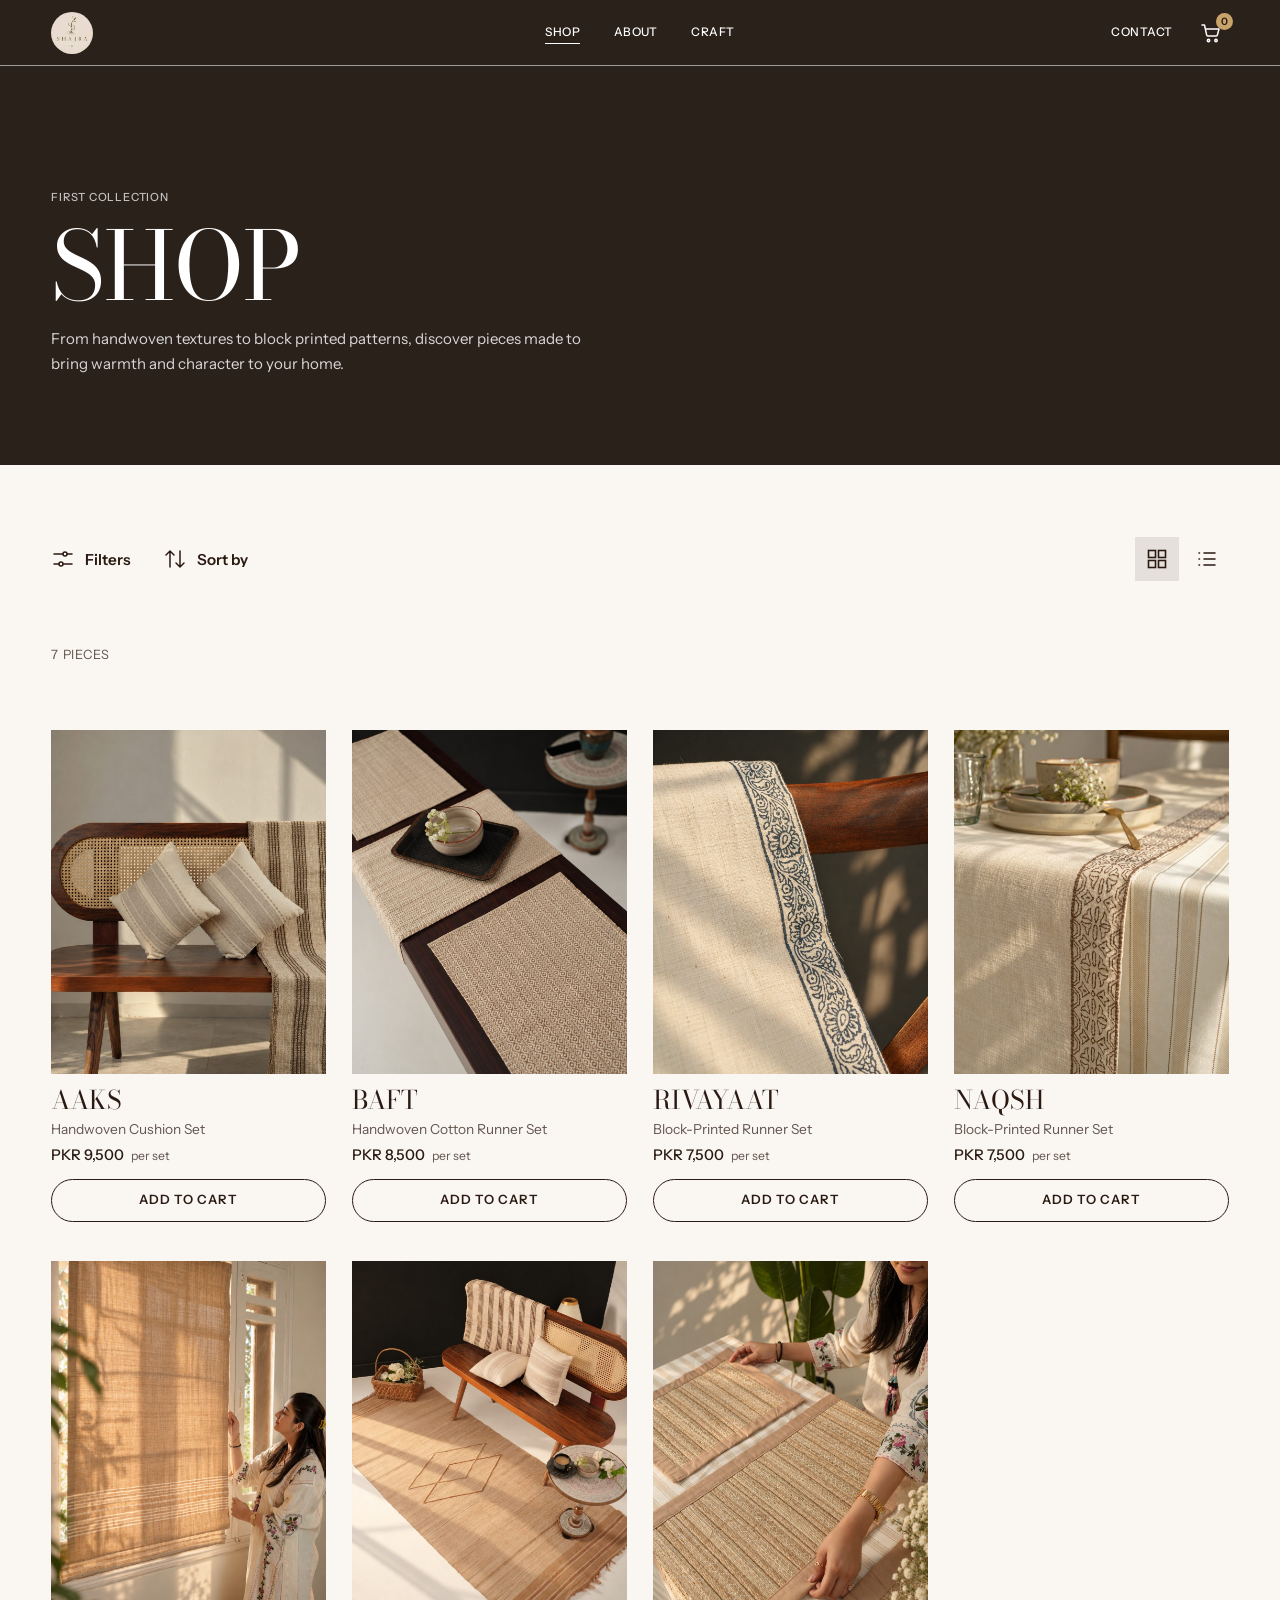
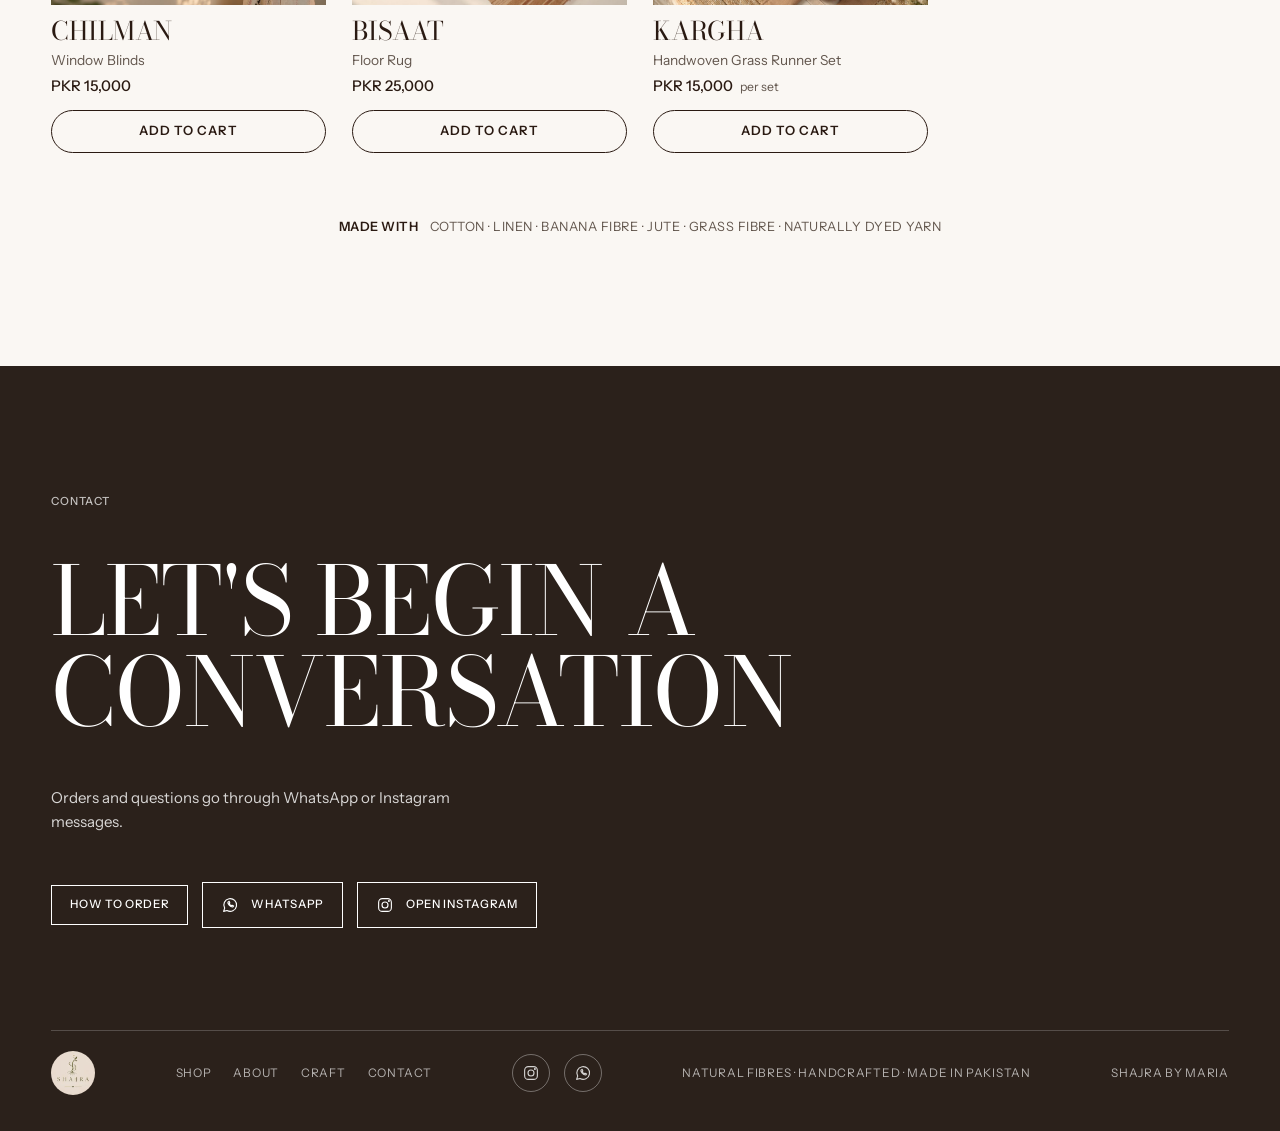
<file: shop.html>
<!doctype html>
<html lang="en">
<head>
<meta charset="utf-8">
<meta name="viewport" content="width=device-width, initial-scale=1, viewport-fit=cover">
<title>Shop | Shajra by Maria</title>
<meta name="description" content="The first Shajra collection: cushions, runner sets, window blinds and a floor rug, handwoven in Pakistan from natural fibres.">
<meta name="theme-color" content="#2b211b">
<meta property="og:title" content="Shop | Shajra by Maria">
<meta property="og:description" content="The first Shajra collection: cushions, runner sets, window blinds and a floor rug, handwoven in Pakistan from natural fibres.">
<meta property="og:type" content="website">
<link rel="icon" href="img/pfp.jpg">
<link rel="stylesheet" href="https://fonts.googleapis.com/css2?family=Bodoni+Moda:opsz,wght@6..96,400;6..96,500&family=Instrument+Sans:wght@400;500;600&display=swap">
<link rel="stylesheet" href="css/style.css">
</head>
<body>

<header class="nav" id="nav">
  <a class="nb" href="index.html" aria-label="Shajra, home"><img src="img/logo.jpg" alt="Shajra"></a>
  <nav class="nl" aria-label="Main"><a href="shop.html" aria-current="page">Shop</a><a href="about.html">About</a><a href="craft.html">Craft</a></nav>
  <div class="nr">
    <a class="nc" href="contact.html">Contact</a>
    <button class="cartb" type="button" data-cart-open aria-label="Open cart"><svg viewBox="0 0 24 24" fill="none" stroke="currentColor" stroke-width="1.5" stroke-linecap="round" stroke-linejoin="round"><path d="M3 4h2.5l2.2 10.2a1 1 0 0 0 1 .8h8.6a1 1 0 0 0 1-.8L20 8H6.2"/><circle cx="9.5" cy="19.5" r="1.2"/><circle cx="17" cy="19.5" r="1.2"/></svg><b class="cartn" data-cart-count>0</b></button>
    <button class="nm" id="menuBtn" type="button" aria-expanded="false" aria-controls="menu">Menu</button>
  </div>
</header>
<div class="menu" id="menu" hidden>
  <button type="button" id="menuClose">Close</button>
  <a href="index.html">Home</a><a href="shop.html" aria-current="page">Shop</a><a href="about.html">About</a><a href="craft.html">Craft</a><a href="contact.html">Contact</a>
</div>

<main>
<section class="dark phead">
  <div class="ph-in"><span class="eb w">First collection</span><h1 class="dsp">Shop</h1><p>From handwoven textures to block printed patterns, discover pieces made to bring warmth and character to your home.</p></div>
</section>
<section class="sec shop">
  <div class="col-wrap">
    <div class="toolbar">
      <button class="tbtn" id="filterBtn" type="button" aria-expanded="false" aria-controls="filters"><svg viewBox="0 0 24 24" fill="none" stroke="currentColor" stroke-width="1.5" stroke-linecap="round"><path d="M3 7h9M16 7h5M3 17h5M12 17h9"/><circle cx="14" cy="7" r="2"/><circle cx="10" cy="17" r="2"/></svg>Filters</button>
      <label class="tbtn sortl"><svg viewBox="0 0 24 24" fill="none" stroke="currentColor" stroke-width="1.5" stroke-linecap="round" stroke-linejoin="round"><path d="M7 20V4M3 8l4-4 4 4M17 4v16M13 16l4 4 4-4"/></svg><select id="sort" aria-label="Sort by"><option value="featured">Sort by</option><option value="plh">Price: low to high</option><option value="phl">Price: high to low</option><option value="az">Name: A to Z</option></select></label>
      <div class="views" role="group" aria-label="Layout"><button type="button" id="vGrid" aria-label="Grid view" aria-pressed="true"><svg viewBox="0 0 24 24" fill="none" stroke="currentColor" stroke-width="1.6"><rect x="3.5" y="3.5" width="7" height="7"/><rect x="13.5" y="3.5" width="7" height="7"/><rect x="3.5" y="13.5" width="7" height="7"/><rect x="13.5" y="13.5" width="7" height="7"/></svg></button><button type="button" id="vList" aria-label="List view" aria-pressed="false"><svg viewBox="0 0 24 24" fill="none" stroke="currentColor" stroke-width="1.6" stroke-linecap="round"><path d="M9 6h11M9 12h11M9 18h11M4 6h.5M4 12h.5M4 18h.5"/></svg></button></div>
    </div>
    <div class="chips" id="filters" hidden role="group" aria-label="Filter by type"><button type="button" aria-pressed="true" data-f="All">All</button><button type="button" aria-pressed="false" data-f="Cushions">Cushions</button><button type="button" aria-pressed="false" data-f="Runner sets">Runner sets</button><button type="button" aria-pressed="false" data-f="Blinds">Blinds</button><button type="button" aria-pressed="false" data-f="Rugs">Rugs</button></div>
    <p class="count" id="count" aria-live="polite">7 pieces</p>
    <div class="pgrid"><article class="pcard" data-cat="Cushions" data-price="9500" data-name="AAKS" data-order="0">
  <a class="pclink" href="products/aaks.html">
    <div class="pcimg"><img src="img/p/aaks-1.jpg" alt="Aaks, handwoven cushion set" loading="lazy"><img class="alt" src="img/p/aaks-2.jpg" alt="" loading="lazy"></div>
    <div class="pcinfo"><h3>AAKS</h3><span class="pct">Handwoven Cushion Set</span><span class="pcp">PKR 9,500 <small>per set</small></span></div>
  </a>
  <button class="addbtn" type="button" data-add="aaks" data-n="AAKS" data-t="Handwoven Cushion Set" data-price="9500" data-unit="per set" data-img="img/p/aaks-1.jpg">Add to cart</button>
</article>
<article class="pcard" data-cat="Runner sets" data-price="8500" data-name="BAFT" data-order="1">
  <a class="pclink" href="products/baft.html">
    <div class="pcimg"><img src="img/p/baft-1.jpg" alt="Baft, handwoven cotton runner set" loading="lazy"><img class="alt" src="img/p/baft-2.jpg" alt="" loading="lazy"></div>
    <div class="pcinfo"><h3>BAFT</h3><span class="pct">Handwoven Cotton Runner Set</span><span class="pcp">PKR 8,500 <small>per set</small></span></div>
  </a>
  <button class="addbtn" type="button" data-add="baft" data-n="BAFT" data-t="Handwoven Cotton Runner Set" data-price="8500" data-unit="per set" data-img="img/p/baft-1.jpg">Add to cart</button>
</article>
<article class="pcard" data-cat="Runner sets" data-price="7500" data-name="RIVAYAAT" data-order="2">
  <a class="pclink" href="products/rivayaat.html">
    <div class="pcimg"><img src="img/p/rivayaat-1.jpg" alt="Rivayaat, block-printed runner set" loading="lazy"><img class="alt" src="img/p/rivayaat-2.jpg" alt="" loading="lazy"></div>
    <div class="pcinfo"><h3>RIVAYAAT</h3><span class="pct">Block-Printed Runner Set</span><span class="pcp">PKR 7,500 <small>per set</small></span></div>
  </a>
  <button class="addbtn" type="button" data-add="rivayaat" data-n="RIVAYAAT" data-t="Block-Printed Runner Set" data-price="7500" data-unit="per set" data-img="img/p/rivayaat-1.jpg">Add to cart</button>
</article>
<article class="pcard" data-cat="Runner sets" data-price="7500" data-name="NAQSH" data-order="3">
  <a class="pclink" href="products/naqsh.html">
    <div class="pcimg"><img src="img/p/naqsh-1.jpg" alt="Naqsh, block-printed runner set" loading="lazy"><img class="alt" src="img/p/naqsh-2.jpg" alt="" loading="lazy"></div>
    <div class="pcinfo"><h3>NAQSH</h3><span class="pct">Block-Printed Runner Set</span><span class="pcp">PKR 7,500 <small>per set</small></span></div>
  </a>
  <button class="addbtn" type="button" data-add="naqsh" data-n="NAQSH" data-t="Block-Printed Runner Set" data-price="7500" data-unit="per set" data-img="img/p/naqsh-1.jpg">Add to cart</button>
</article>
<article class="pcard" data-cat="Blinds" data-price="15000" data-name="CHILMAN" data-order="4">
  <a class="pclink" href="products/chilman.html">
    <div class="pcimg"><img src="img/p/chilman-1.jpg" alt="Chilman, window blinds" loading="lazy"><img class="alt" src="img/p/chilman-2.jpg" alt="" loading="lazy"></div>
    <div class="pcinfo"><h3>CHILMAN</h3><span class="pct">Window Blinds</span><span class="pcp">PKR 15,000</span></div>
  </a>
  <button class="addbtn" type="button" data-add="chilman" data-n="CHILMAN" data-t="Window Blinds" data-price="15000" data-unit="" data-img="img/p/chilman-1.jpg">Add to cart</button>
</article>
<article class="pcard" data-cat="Rugs" data-price="25000" data-name="BISAAT" data-order="5">
  <a class="pclink" href="products/bisaat.html">
    <div class="pcimg"><img src="img/p/bisaat-1.jpg" alt="Bisaat, floor rug" loading="lazy"><img class="alt" src="img/p/bisaat-2.jpg" alt="" loading="lazy"></div>
    <div class="pcinfo"><h3>BISAAT</h3><span class="pct">Floor Rug</span><span class="pcp">PKR 25,000</span></div>
  </a>
  <button class="addbtn" type="button" data-add="bisaat" data-n="BISAAT" data-t="Floor Rug" data-price="25000" data-unit="" data-img="img/p/bisaat-1.jpg">Add to cart</button>
</article>
<article class="pcard" data-cat="Runner sets" data-price="15000" data-name="KARGHA" data-order="6">
  <a class="pclink" href="products/kargha.html">
    <div class="pcimg"><img src="img/p/kargha-1.jpg" alt="Kargha, handwoven grass runner set" loading="lazy"><img class="alt" src="img/p/kargha-2.jpg" alt="" loading="lazy"></div>
    <div class="pcinfo"><h3>KARGHA</h3><span class="pct">Handwoven Grass Runner Set</span><span class="pcp">PKR 15,000 <small>per set</small></span></div>
  </a>
  <button class="addbtn" type="button" data-add="kargha" data-n="KARGHA" data-t="Handwoven Grass Runner Set" data-price="15000" data-unit="per set" data-img="img/p/kargha-1.jpg">Add to cart</button>
</article></div>
    <p class="mats"><span>Made with</span> Cotton · Linen · Banana fibre · Jute · Grass fibre · Naturally dyed yarn</p>
  </div>
</section>
</main>

<footer class="contact" id="contact">
  <div class="ct">
    <span class="eb w">Contact</span>
    <h2 class="dsp">Let's begin a Conversation</h2>
    <p>Orders and questions go through WhatsApp or Instagram messages.</p>
    <div class="handle"><a class="bt on-dark" href="contact.html">How to order</a><a class="bt on-dark" href="https://wa.me/923144778804" target="_blank" rel="noopener"><svg class="ico" viewBox="0 0 24 24" fill="none" stroke="currentColor" stroke-width="1.5" stroke-linecap="round" stroke-linejoin="round" aria-hidden="true"><path d="M3.5 20.5l1.4-4.3A8.5 8.5 0 1 1 8 19.3l-4.5 1.2z"/><path d="M9.2 8.3c-.3 1.9 2.7 6 6.4 6.4l1.3-1.5-2.2-1-1 .8c-1.2-.5-2.2-1.5-2.7-2.7l.8-1-1-2.2-1.6 1.2z"/></svg>WhatsApp</a><a class="bt on-dark" href="https://www.instagram.com/shajrabymaria/" target="_blank" rel="noopener"><svg class="ico" viewBox="0 0 24 24" fill="none" stroke="currentColor" stroke-width="1.5" stroke-linecap="round" stroke-linejoin="round" aria-hidden="true"><rect x="3.5" y="3.5" width="17" height="17" rx="5"/><circle cx="12" cy="12" r="4"/><circle cx="17.2" cy="6.8" r=".6" fill="currentColor"/></svg>Open Instagram</a></div>
  </div>
  <div class="cfoot"><img src="img/logo.jpg" alt="Shajra"><nav class="flinks" aria-label="Footer"><a href="shop.html">Shop</a><a href="about.html">About</a><a href="craft.html">Craft</a><a href="contact.html">Contact</a></nav><div class="social"><a href="https://www.instagram.com/shajrabymaria/" target="_blank" rel="noopener" aria-label="Instagram"><svg class="ico" viewBox="0 0 24 24" fill="none" stroke="currentColor" stroke-width="1.5" stroke-linecap="round" stroke-linejoin="round" aria-hidden="true"><rect x="3.5" y="3.5" width="17" height="17" rx="5"/><circle cx="12" cy="12" r="4"/><circle cx="17.2" cy="6.8" r=".6" fill="currentColor"/></svg></a><a href="https://wa.me/923144778804" target="_blank" rel="noopener" aria-label="WhatsApp"><svg class="ico" viewBox="0 0 24 24" fill="none" stroke="currentColor" stroke-width="1.5" stroke-linecap="round" stroke-linejoin="round" aria-hidden="true"><path d="M3.5 20.5l1.4-4.3A8.5 8.5 0 1 1 8 19.3l-4.5 1.2z"/><path d="M9.2 8.3c-.3 1.9 2.7 6 6.4 6.4l1.3-1.5-2.2-1-1 .8c-1.2-.5-2.2-1.5-2.7-2.7l.8-1-1-2.2-1.6 1.2z"/></svg></a></div><span>Natural fibres · Handcrafted · Made in Pakistan</span><span>Shajra by Maria</span></div>
</footer>

<script src="js/common.js"></script>
<script src="js/cart.js"></script>
<script src="js/shop.js"></script>

</body>
</html>
</file>
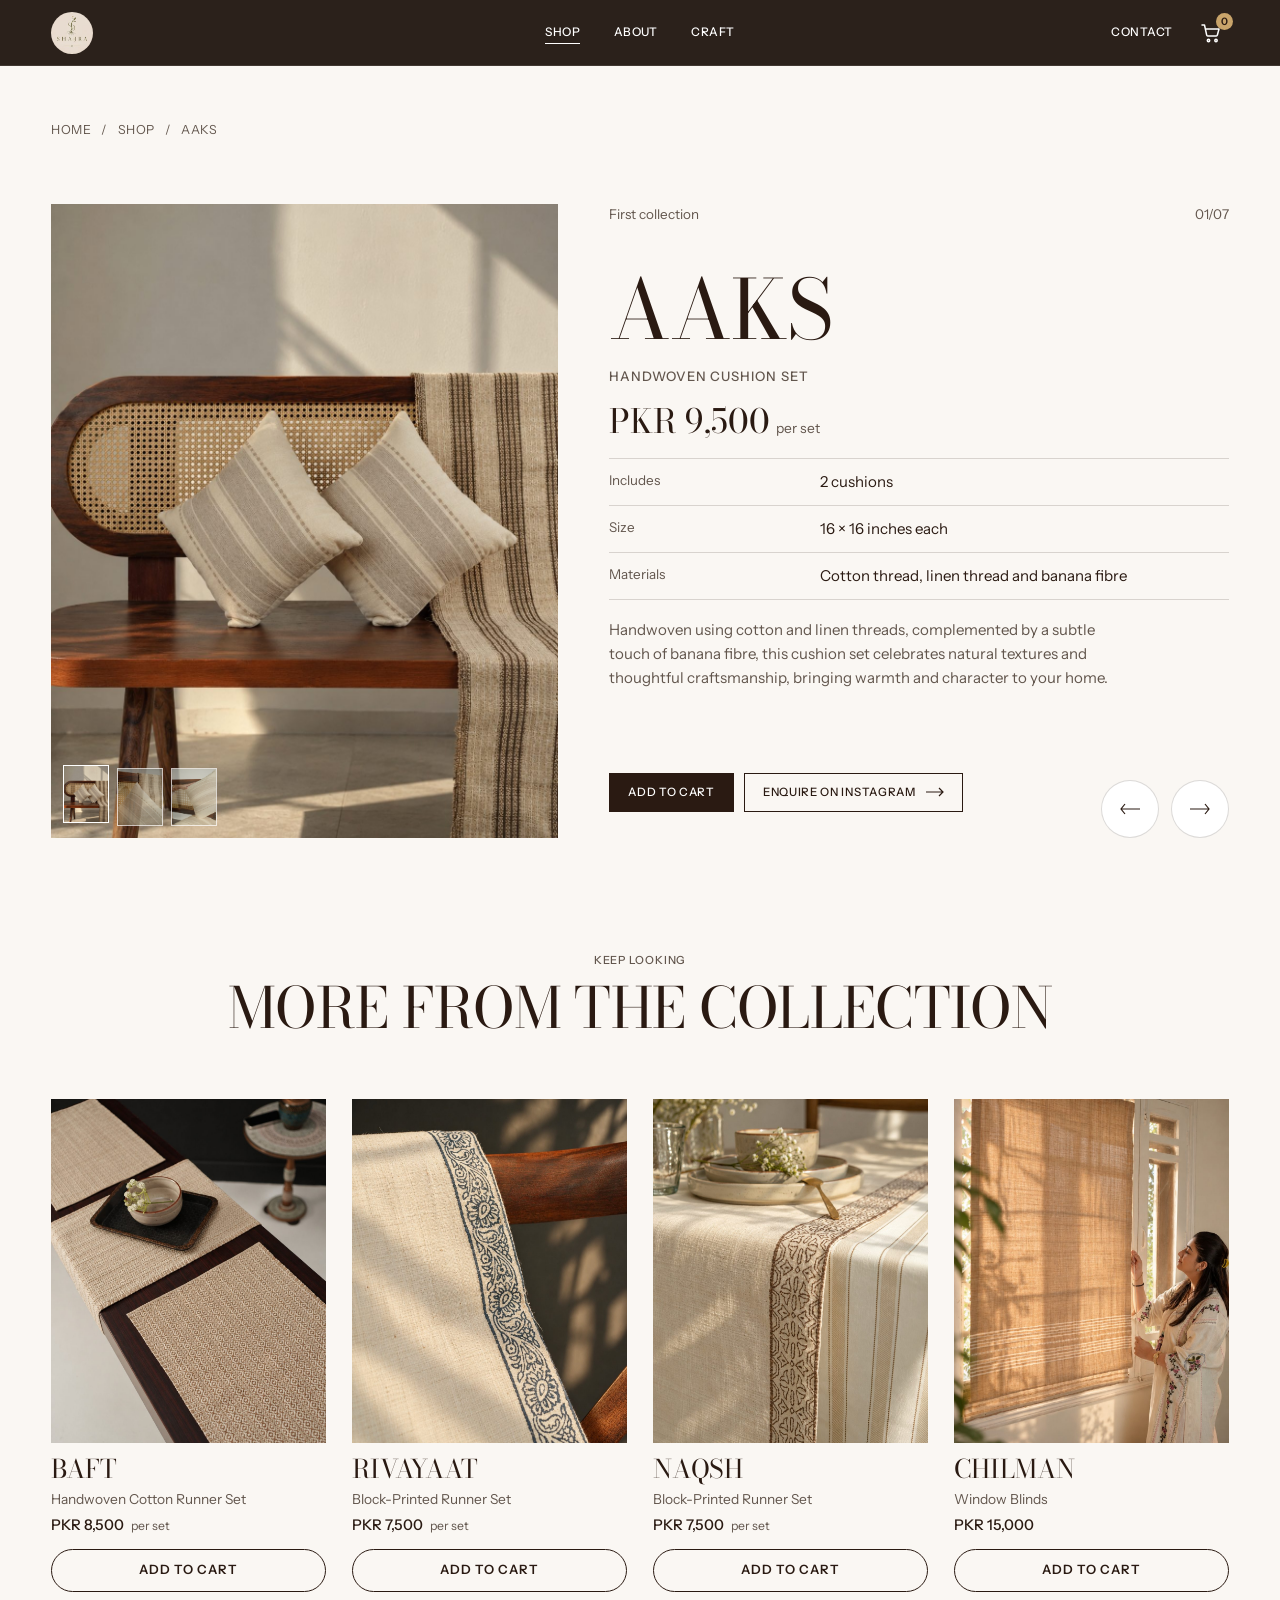
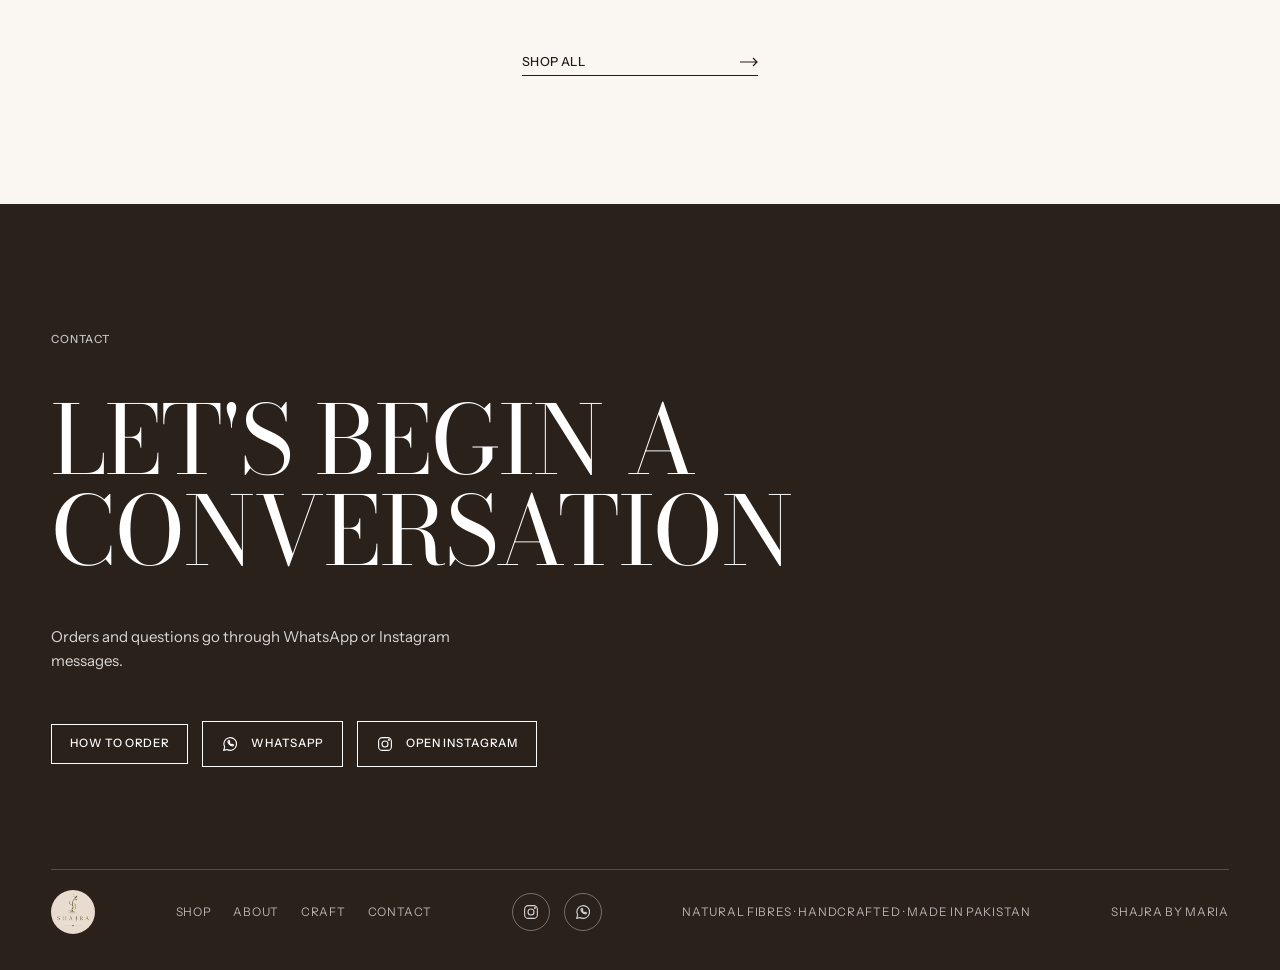
<file: products/aaks.html>
<!doctype html>
<html lang="en">
<head>
<meta charset="utf-8">
<meta name="viewport" content="width=device-width, initial-scale=1, viewport-fit=cover">
<title>Aaks | Handwoven Cushion Set | Shajra by Maria</title>
<meta name="description" content="Aaks: Handwoven using cotton and linen threads, complemented by a subtle touch of banana fibre, this cushion set celebrates natural textures and thoughtful craftsmanship, bringing warmth and character to your home. PKR 9,500 per set.">
<meta name="theme-color" content="#2b211b">
<meta property="og:title" content="Aaks | Handwoven Cushion Set | Shajra by Maria">
<meta property="og:description" content="Aaks: Handwoven using cotton and linen threads, complemented by a subtle touch of banana fibre, this cushion set celebrates natural textures and thoughtful craftsmanship, bringing warmth and character to your home. PKR 9,500 per set.">
<meta property="og:type" content="website">
<link rel="icon" href="../img/pfp.jpg">
<link rel="stylesheet" href="https://fonts.googleapis.com/css2?family=Bodoni+Moda:opsz,wght@6..96,400;6..96,500&family=Instrument+Sans:wght@400;500;600&display=swap">
<link rel="stylesheet" href="../css/style.css">
</head>
<body data-nav=solid>

<header class="nav" id="nav">
  <a class="nb" href="../index.html" aria-label="Shajra, home"><img src="../img/logo.jpg" alt="Shajra"></a>
  <nav class="nl" aria-label="Main"><a href="../shop.html" aria-current="page">Shop</a><a href="../about.html">About</a><a href="../craft.html">Craft</a></nav>
  <div class="nr">
    <a class="nc" href="../contact.html">Contact</a>
    <button class="cartb" type="button" data-cart-open aria-label="Open cart"><svg viewBox="0 0 24 24" fill="none" stroke="currentColor" stroke-width="1.5" stroke-linecap="round" stroke-linejoin="round"><path d="M3 4h2.5l2.2 10.2a1 1 0 0 0 1 .8h8.6a1 1 0 0 0 1-.8L20 8H6.2"/><circle cx="9.5" cy="19.5" r="1.2"/><circle cx="17" cy="19.5" r="1.2"/></svg><b class="cartn" data-cart-count>0</b></button>
    <button class="nm" id="menuBtn" type="button" aria-expanded="false" aria-controls="menu">Menu</button>
  </div>
</header>
<div class="menu" id="menu" hidden>
  <button type="button" id="menuClose">Close</button>
  <a href="../index.html">Home</a><a href="../shop.html" aria-current="page">Shop</a><a href="../about.html">About</a><a href="../craft.html">Craft</a><a href="../contact.html">Contact</a>
</div>

<main>
<section class="sec pp">
  <div class="col-wrap">
    <nav class="crumbs" aria-label="Breadcrumb"><a href="../index.html">Home</a><span>/</span><a href="../shop.html">Shop</a><span>/</span><span aria-current="page">AAKS</span></nav>
    <div class="pd">
      <div class="pimg"><img id="mainImg" src="../img/p/aaks-1.jpg" alt="Aaks, handwoven cushion set"><div class="thumbs" id="thumbs"><button type="button" data-src="../img/p/aaks-1.jpg" aria-label="Photo 1" aria-current="true"><img src="../img/p/aaks-1.jpg" alt=""></button><button type="button" data-src="../img/p/aaks-2.jpg" aria-label="Photo 2" aria-current="false"><img src="../img/p/aaks-2.jpg" alt=""></button><button type="button" data-src="../img/p/aaks-3.jpg" aria-label="Photo 3" aria-current="false"><img src="../img/p/aaks-3.jpg" alt=""></button></div></div>
      <div class="pr">
        <div class="meta"><span>First collection</span><span>01/07</span></div>
        <div class="pbody">
          <h1 class="dsp pname">AAKS</h1>
          <span class="ptype">Handwoven Cushion Set</span>
          <p class="price">PKR 9,500<small>per set</small></p>
          <dl class="spec"><div><dt>Includes</dt><dd>2 cushions</dd></div><div><dt>Size</dt><dd>16 × 16 inches each</dd></div><div><dt>Materials</dt><dd>Cotton thread, linen thread and banana fibre</dd></div></dl>
          <p class="pdesc">Handwoven using cotton and linen threads, complemented by a subtle touch of banana fibre, this cushion set celebrates natural textures and thoughtful craftsmanship, bringing warmth and character to your home.</p>
          
        </div>
        <div class="psb">
          <div class="enq"><div class="btnrow"><button class="bt solid" type="button" data-add="aaks" data-n="AAKS" data-t="Handwoven Cushion Set" data-price="9500" data-unit="per set" data-img="img/p/aaks-1.jpg">Add to cart</button><a class="bt" id="enq" data-msg="Hello Shajra, I would like to enquire about AAKS (Handwoven Cushion Set)." data-name="AAKS" href="https://ig.me/m/shajrabymaria" target="_blank" rel="noopener">Enquire on Instagram <svg viewBox="0 0 18 10" fill="none" stroke="currentColor" stroke-width="1.2"><path d="M0 5h17M13 1l4 4-4 4"/></svg></a></div><span class="enq-note" id="enqNote" aria-live="polite"></span></div>
          <div class="arrows"><a class="cir" href="kargha.html" aria-label="Previous product: Kargha"><svg viewBox="0 0 20 12" fill="none" stroke="currentColor" stroke-width="1.2"><path d="M20 6H1M5 1L1 6l4 5"/></svg></a><a class="cir" href="baft.html" aria-label="Next product: Baft"><svg viewBox="0 0 20 12" fill="none" stroke="currentColor" stroke-width="1.2"><path d="M0 6h19M15 1l4 5-4 5"/></svg></a></div>
        </div>
      </div>
    </div>
    <div class="center" style="margin-top:clamp(24px,4vw,56px)"><span class="eb">Keep looking</span><h2 class="dsp" style="font-size:clamp(2rem,4.4vw,3.6rem)">More from the collection</h2></div>
    <div class="pgrid"><article class="pcard" data-cat="Runner sets" data-price="8500" data-name="BAFT" data-order="1">
  <a class="pclink" href="../products/baft.html">
    <div class="pcimg"><img src="../img/p/baft-1.jpg" alt="Baft, handwoven cotton runner set" loading="lazy"><img class="alt" src="../img/p/baft-2.jpg" alt="" loading="lazy"></div>
    <div class="pcinfo"><h3>BAFT</h3><span class="pct">Handwoven Cotton Runner Set</span><span class="pcp">PKR 8,500 <small>per set</small></span></div>
  </a>
  <button class="addbtn" type="button" data-add="baft" data-n="BAFT" data-t="Handwoven Cotton Runner Set" data-price="8500" data-unit="per set" data-img="img/p/baft-1.jpg">Add to cart</button>
</article>
<article class="pcard" data-cat="Runner sets" data-price="7500" data-name="RIVAYAAT" data-order="2">
  <a class="pclink" href="../products/rivayaat.html">
    <div class="pcimg"><img src="../img/p/rivayaat-1.jpg" alt="Rivayaat, block-printed runner set" loading="lazy"><img class="alt" src="../img/p/rivayaat-2.jpg" alt="" loading="lazy"></div>
    <div class="pcinfo"><h3>RIVAYAAT</h3><span class="pct">Block-Printed Runner Set</span><span class="pcp">PKR 7,500 <small>per set</small></span></div>
  </a>
  <button class="addbtn" type="button" data-add="rivayaat" data-n="RIVAYAAT" data-t="Block-Printed Runner Set" data-price="7500" data-unit="per set" data-img="img/p/rivayaat-1.jpg">Add to cart</button>
</article>
<article class="pcard" data-cat="Runner sets" data-price="7500" data-name="NAQSH" data-order="3">
  <a class="pclink" href="../products/naqsh.html">
    <div class="pcimg"><img src="../img/p/naqsh-1.jpg" alt="Naqsh, block-printed runner set" loading="lazy"><img class="alt" src="../img/p/naqsh-2.jpg" alt="" loading="lazy"></div>
    <div class="pcinfo"><h3>NAQSH</h3><span class="pct">Block-Printed Runner Set</span><span class="pcp">PKR 7,500 <small>per set</small></span></div>
  </a>
  <button class="addbtn" type="button" data-add="naqsh" data-n="NAQSH" data-t="Block-Printed Runner Set" data-price="7500" data-unit="per set" data-img="img/p/naqsh-1.jpg">Add to cart</button>
</article>
<article class="pcard" data-cat="Blinds" data-price="15000" data-name="CHILMAN" data-order="4">
  <a class="pclink" href="../products/chilman.html">
    <div class="pcimg"><img src="../img/p/chilman-1.jpg" alt="Chilman, window blinds" loading="lazy"><img class="alt" src="../img/p/chilman-2.jpg" alt="" loading="lazy"></div>
    <div class="pcinfo"><h3>CHILMAN</h3><span class="pct">Window Blinds</span><span class="pcp">PKR 15,000</span></div>
  </a>
  <button class="addbtn" type="button" data-add="chilman" data-n="CHILMAN" data-t="Window Blinds" data-price="15000" data-unit="" data-img="img/p/chilman-1.jpg">Add to cart</button>
</article></div>
    <div class="center"><a class="lk" href="../shop.html">Shop all <svg viewBox="0 0 18 10" fill="none" stroke="currentColor" stroke-width="1.2"><path d="M0 5h17M13 1l4 4-4 4"/></svg></a></div>
  </div>
  <script type="application/ld+json">{"@context": "https://schema.org", "@type": "Product", "name": "AAKS Handwoven Cushion Set", "description": "Handwoven using cotton and linen threads, complemented by a subtle touch of banana fibre, this cushion set celebrates natural textures and thoughtful craftsmanship, bringing warmth and character to your home.", "image": ["img/p/aaks-1.jpg", "img/p/aaks-2.jpg", "img/p/aaks-3.jpg"], "brand": {"@type": "Brand", "name": "Shajra by Maria"}, "offers": {"@type": "Offer", "priceCurrency": "PKR", "price": "9500"}}</script>
</section>
</main>

<footer class="contact" id="contact">
  <div class="ct">
    <span class="eb w">Contact</span>
    <h2 class="dsp">Let's begin a Conversation</h2>
    <p>Orders and questions go through WhatsApp or Instagram messages.</p>
    <div class="handle"><a class="bt on-dark" href="../contact.html">How to order</a><a class="bt on-dark" href="https://wa.me/923144778804" target="_blank" rel="noopener"><svg class="ico" viewBox="0 0 24 24" fill="none" stroke="currentColor" stroke-width="1.5" stroke-linecap="round" stroke-linejoin="round" aria-hidden="true"><path d="M3.5 20.5l1.4-4.3A8.5 8.5 0 1 1 8 19.3l-4.5 1.2z"/><path d="M9.2 8.3c-.3 1.9 2.7 6 6.4 6.4l1.3-1.5-2.2-1-1 .8c-1.2-.5-2.2-1.5-2.7-2.7l.8-1-1-2.2-1.6 1.2z"/></svg>WhatsApp</a><a class="bt on-dark" href="https://www.instagram.com/shajrabymaria/" target="_blank" rel="noopener"><svg class="ico" viewBox="0 0 24 24" fill="none" stroke="currentColor" stroke-width="1.5" stroke-linecap="round" stroke-linejoin="round" aria-hidden="true"><rect x="3.5" y="3.5" width="17" height="17" rx="5"/><circle cx="12" cy="12" r="4"/><circle cx="17.2" cy="6.8" r=".6" fill="currentColor"/></svg>Open Instagram</a></div>
  </div>
  <div class="cfoot"><img src="../img/logo.jpg" alt="Shajra"><nav class="flinks" aria-label="Footer"><a href="../shop.html">Shop</a><a href="../about.html">About</a><a href="../craft.html">Craft</a><a href="../contact.html">Contact</a></nav><div class="social"><a href="https://www.instagram.com/shajrabymaria/" target="_blank" rel="noopener" aria-label="Instagram"><svg class="ico" viewBox="0 0 24 24" fill="none" stroke="currentColor" stroke-width="1.5" stroke-linecap="round" stroke-linejoin="round" aria-hidden="true"><rect x="3.5" y="3.5" width="17" height="17" rx="5"/><circle cx="12" cy="12" r="4"/><circle cx="17.2" cy="6.8" r=".6" fill="currentColor"/></svg></a><a href="https://wa.me/923144778804" target="_blank" rel="noopener" aria-label="WhatsApp"><svg class="ico" viewBox="0 0 24 24" fill="none" stroke="currentColor" stroke-width="1.5" stroke-linecap="round" stroke-linejoin="round" aria-hidden="true"><path d="M3.5 20.5l1.4-4.3A8.5 8.5 0 1 1 8 19.3l-4.5 1.2z"/><path d="M9.2 8.3c-.3 1.9 2.7 6 6.4 6.4l1.3-1.5-2.2-1-1 .8c-1.2-.5-2.2-1.5-2.7-2.7l.8-1-1-2.2-1.6 1.2z"/></svg></a></div><span>Natural fibres · Handcrafted · Made in Pakistan</span><span>Shajra by Maria</span></div>
</footer>

<script src="../js/common.js"></script>
<script src="../js/cart.js"></script>
<script src="../js/product.js"></script>

</body>
</html>
</file>
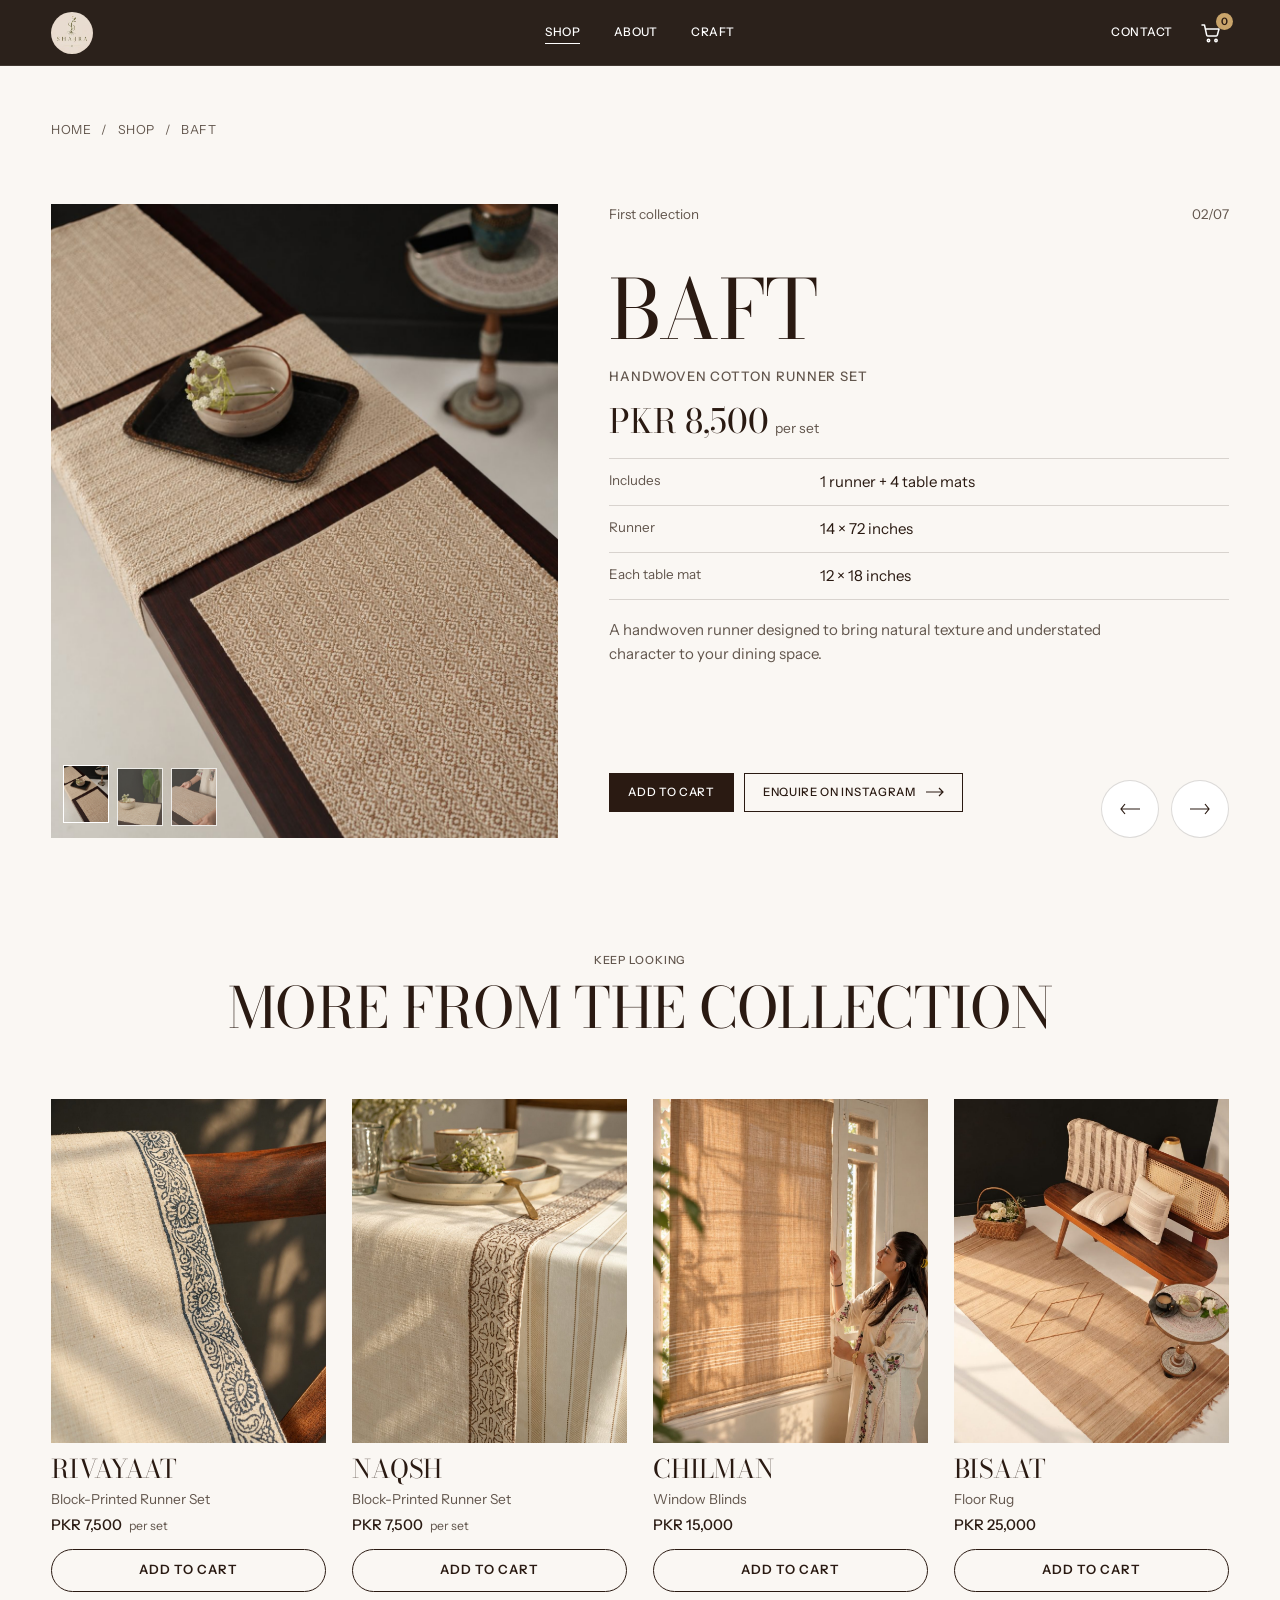
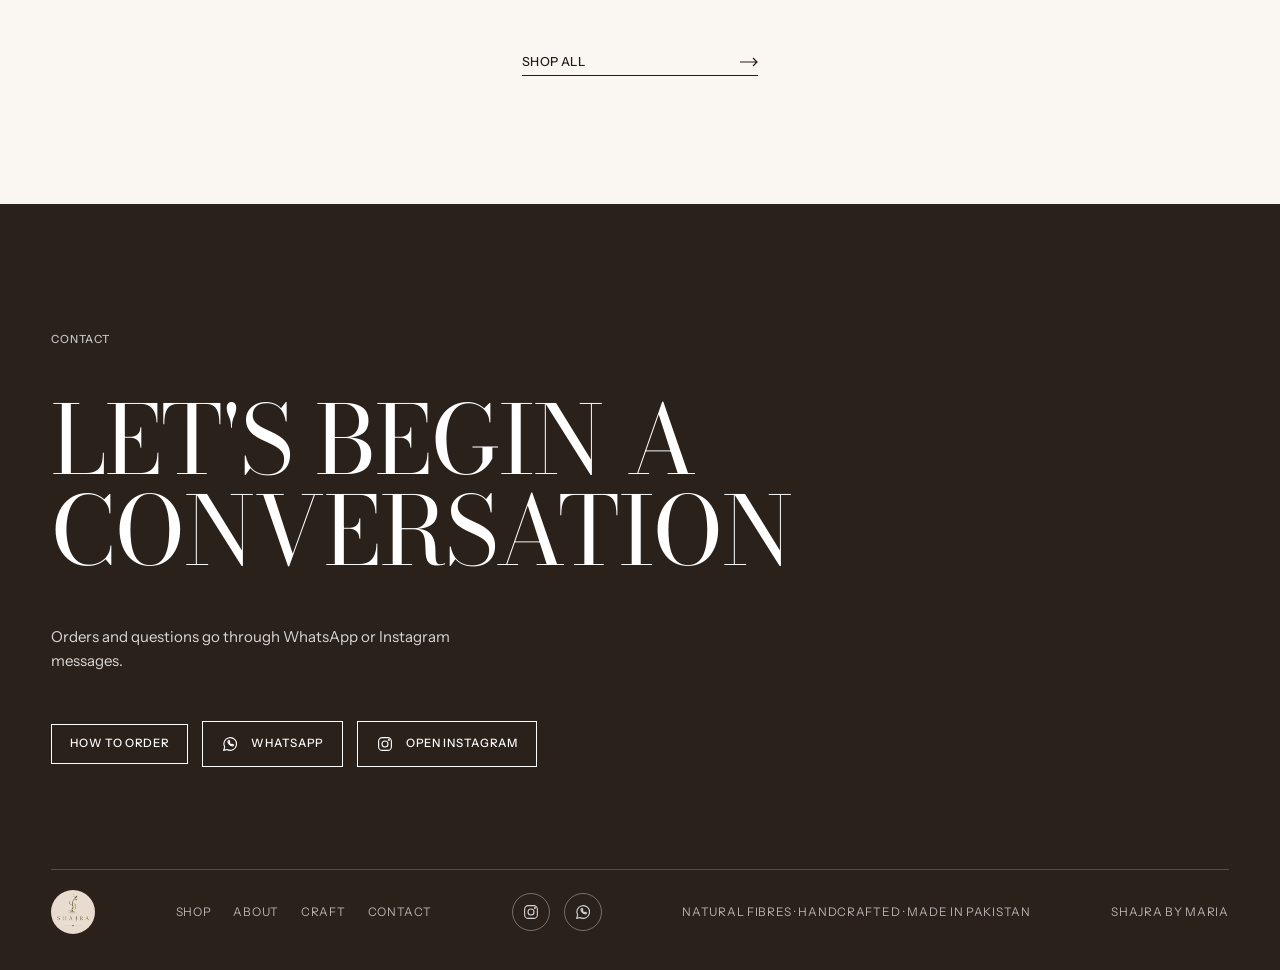
<file: products/baft.html>
<!doctype html>
<html lang="en">
<head>
<meta charset="utf-8">
<meta name="viewport" content="width=device-width, initial-scale=1, viewport-fit=cover">
<title>Baft | Handwoven Cotton Runner Set | Shajra by Maria</title>
<meta name="description" content="Baft: A handwoven runner designed to bring natural texture and understated character to your dining space. PKR 8,500 per set.">
<meta name="theme-color" content="#2b211b">
<meta property="og:title" content="Baft | Handwoven Cotton Runner Set | Shajra by Maria">
<meta property="og:description" content="Baft: A handwoven runner designed to bring natural texture and understated character to your dining space. PKR 8,500 per set.">
<meta property="og:type" content="website">
<link rel="icon" href="../img/pfp.jpg">
<link rel="stylesheet" href="https://fonts.googleapis.com/css2?family=Bodoni+Moda:opsz,wght@6..96,400;6..96,500&family=Instrument+Sans:wght@400;500;600&display=swap">
<link rel="stylesheet" href="../css/style.css">
</head>
<body data-nav=solid>

<header class="nav" id="nav">
  <a class="nb" href="../index.html" aria-label="Shajra, home"><img src="../img/logo.jpg" alt="Shajra"></a>
  <nav class="nl" aria-label="Main"><a href="../shop.html" aria-current="page">Shop</a><a href="../about.html">About</a><a href="../craft.html">Craft</a></nav>
  <div class="nr">
    <a class="nc" href="../contact.html">Contact</a>
    <button class="cartb" type="button" data-cart-open aria-label="Open cart"><svg viewBox="0 0 24 24" fill="none" stroke="currentColor" stroke-width="1.5" stroke-linecap="round" stroke-linejoin="round"><path d="M3 4h2.5l2.2 10.2a1 1 0 0 0 1 .8h8.6a1 1 0 0 0 1-.8L20 8H6.2"/><circle cx="9.5" cy="19.5" r="1.2"/><circle cx="17" cy="19.5" r="1.2"/></svg><b class="cartn" data-cart-count>0</b></button>
    <button class="nm" id="menuBtn" type="button" aria-expanded="false" aria-controls="menu">Menu</button>
  </div>
</header>
<div class="menu" id="menu" hidden>
  <button type="button" id="menuClose">Close</button>
  <a href="../index.html">Home</a><a href="../shop.html" aria-current="page">Shop</a><a href="../about.html">About</a><a href="../craft.html">Craft</a><a href="../contact.html">Contact</a>
</div>

<main>
<section class="sec pp">
  <div class="col-wrap">
    <nav class="crumbs" aria-label="Breadcrumb"><a href="../index.html">Home</a><span>/</span><a href="../shop.html">Shop</a><span>/</span><span aria-current="page">BAFT</span></nav>
    <div class="pd">
      <div class="pimg"><img id="mainImg" src="../img/p/baft-1.jpg" alt="Baft, handwoven cotton runner set"><div class="thumbs" id="thumbs"><button type="button" data-src="../img/p/baft-1.jpg" aria-label="Photo 1" aria-current="true"><img src="../img/p/baft-1.jpg" alt=""></button><button type="button" data-src="../img/p/baft-2.jpg" aria-label="Photo 2" aria-current="false"><img src="../img/p/baft-2.jpg" alt=""></button><button type="button" data-src="../img/p/baft-3.jpg" aria-label="Photo 3" aria-current="false"><img src="../img/p/baft-3.jpg" alt=""></button></div></div>
      <div class="pr">
        <div class="meta"><span>First collection</span><span>02/07</span></div>
        <div class="pbody">
          <h1 class="dsp pname">BAFT</h1>
          <span class="ptype">Handwoven Cotton Runner Set</span>
          <p class="price">PKR 8,500<small>per set</small></p>
          <dl class="spec"><div><dt>Includes</dt><dd>1 runner + 4 table mats</dd></div><div><dt>Runner</dt><dd>14 × 72 inches</dd></div><div><dt>Each table mat</dt><dd>12 × 18 inches</dd></div></dl>
          <p class="pdesc">A handwoven runner designed to bring natural texture and understated character to your dining space.</p>
          
        </div>
        <div class="psb">
          <div class="enq"><div class="btnrow"><button class="bt solid" type="button" data-add="baft" data-n="BAFT" data-t="Handwoven Cotton Runner Set" data-price="8500" data-unit="per set" data-img="img/p/baft-1.jpg">Add to cart</button><a class="bt" id="enq" data-msg="Hello Shajra, I would like to enquire about BAFT (Handwoven Cotton Runner Set)." data-name="BAFT" href="https://ig.me/m/shajrabymaria" target="_blank" rel="noopener">Enquire on Instagram <svg viewBox="0 0 18 10" fill="none" stroke="currentColor" stroke-width="1.2"><path d="M0 5h17M13 1l4 4-4 4"/></svg></a></div><span class="enq-note" id="enqNote" aria-live="polite"></span></div>
          <div class="arrows"><a class="cir" href="aaks.html" aria-label="Previous product: Aaks"><svg viewBox="0 0 20 12" fill="none" stroke="currentColor" stroke-width="1.2"><path d="M20 6H1M5 1L1 6l4 5"/></svg></a><a class="cir" href="rivayaat.html" aria-label="Next product: Rivayaat"><svg viewBox="0 0 20 12" fill="none" stroke="currentColor" stroke-width="1.2"><path d="M0 6h19M15 1l4 5-4 5"/></svg></a></div>
        </div>
      </div>
    </div>
    <div class="center" style="margin-top:clamp(24px,4vw,56px)"><span class="eb">Keep looking</span><h2 class="dsp" style="font-size:clamp(2rem,4.4vw,3.6rem)">More from the collection</h2></div>
    <div class="pgrid"><article class="pcard" data-cat="Runner sets" data-price="7500" data-name="RIVAYAAT" data-order="2">
  <a class="pclink" href="../products/rivayaat.html">
    <div class="pcimg"><img src="../img/p/rivayaat-1.jpg" alt="Rivayaat, block-printed runner set" loading="lazy"><img class="alt" src="../img/p/rivayaat-2.jpg" alt="" loading="lazy"></div>
    <div class="pcinfo"><h3>RIVAYAAT</h3><span class="pct">Block-Printed Runner Set</span><span class="pcp">PKR 7,500 <small>per set</small></span></div>
  </a>
  <button class="addbtn" type="button" data-add="rivayaat" data-n="RIVAYAAT" data-t="Block-Printed Runner Set" data-price="7500" data-unit="per set" data-img="img/p/rivayaat-1.jpg">Add to cart</button>
</article>
<article class="pcard" data-cat="Runner sets" data-price="7500" data-name="NAQSH" data-order="3">
  <a class="pclink" href="../products/naqsh.html">
    <div class="pcimg"><img src="../img/p/naqsh-1.jpg" alt="Naqsh, block-printed runner set" loading="lazy"><img class="alt" src="../img/p/naqsh-2.jpg" alt="" loading="lazy"></div>
    <div class="pcinfo"><h3>NAQSH</h3><span class="pct">Block-Printed Runner Set</span><span class="pcp">PKR 7,500 <small>per set</small></span></div>
  </a>
  <button class="addbtn" type="button" data-add="naqsh" data-n="NAQSH" data-t="Block-Printed Runner Set" data-price="7500" data-unit="per set" data-img="img/p/naqsh-1.jpg">Add to cart</button>
</article>
<article class="pcard" data-cat="Blinds" data-price="15000" data-name="CHILMAN" data-order="4">
  <a class="pclink" href="../products/chilman.html">
    <div class="pcimg"><img src="../img/p/chilman-1.jpg" alt="Chilman, window blinds" loading="lazy"><img class="alt" src="../img/p/chilman-2.jpg" alt="" loading="lazy"></div>
    <div class="pcinfo"><h3>CHILMAN</h3><span class="pct">Window Blinds</span><span class="pcp">PKR 15,000</span></div>
  </a>
  <button class="addbtn" type="button" data-add="chilman" data-n="CHILMAN" data-t="Window Blinds" data-price="15000" data-unit="" data-img="img/p/chilman-1.jpg">Add to cart</button>
</article>
<article class="pcard" data-cat="Rugs" data-price="25000" data-name="BISAAT" data-order="5">
  <a class="pclink" href="../products/bisaat.html">
    <div class="pcimg"><img src="../img/p/bisaat-1.jpg" alt="Bisaat, floor rug" loading="lazy"><img class="alt" src="../img/p/bisaat-2.jpg" alt="" loading="lazy"></div>
    <div class="pcinfo"><h3>BISAAT</h3><span class="pct">Floor Rug</span><span class="pcp">PKR 25,000</span></div>
  </a>
  <button class="addbtn" type="button" data-add="bisaat" data-n="BISAAT" data-t="Floor Rug" data-price="25000" data-unit="" data-img="img/p/bisaat-1.jpg">Add to cart</button>
</article></div>
    <div class="center"><a class="lk" href="../shop.html">Shop all <svg viewBox="0 0 18 10" fill="none" stroke="currentColor" stroke-width="1.2"><path d="M0 5h17M13 1l4 4-4 4"/></svg></a></div>
  </div>
  <script type="application/ld+json">{"@context": "https://schema.org", "@type": "Product", "name": "BAFT Handwoven Cotton Runner Set", "description": "A handwoven runner designed to bring natural texture and understated character to your dining space.", "image": ["img/p/baft-1.jpg", "img/p/baft-2.jpg", "img/p/baft-3.jpg"], "brand": {"@type": "Brand", "name": "Shajra by Maria"}, "offers": {"@type": "Offer", "priceCurrency": "PKR", "price": "8500"}}</script>
</section>
</main>

<footer class="contact" id="contact">
  <div class="ct">
    <span class="eb w">Contact</span>
    <h2 class="dsp">Let's begin a Conversation</h2>
    <p>Orders and questions go through WhatsApp or Instagram messages.</p>
    <div class="handle"><a class="bt on-dark" href="../contact.html">How to order</a><a class="bt on-dark" href="https://wa.me/923144778804" target="_blank" rel="noopener"><svg class="ico" viewBox="0 0 24 24" fill="none" stroke="currentColor" stroke-width="1.5" stroke-linecap="round" stroke-linejoin="round" aria-hidden="true"><path d="M3.5 20.5l1.4-4.3A8.5 8.5 0 1 1 8 19.3l-4.5 1.2z"/><path d="M9.2 8.3c-.3 1.9 2.7 6 6.4 6.4l1.3-1.5-2.2-1-1 .8c-1.2-.5-2.2-1.5-2.7-2.7l.8-1-1-2.2-1.6 1.2z"/></svg>WhatsApp</a><a class="bt on-dark" href="https://www.instagram.com/shajrabymaria/" target="_blank" rel="noopener"><svg class="ico" viewBox="0 0 24 24" fill="none" stroke="currentColor" stroke-width="1.5" stroke-linecap="round" stroke-linejoin="round" aria-hidden="true"><rect x="3.5" y="3.5" width="17" height="17" rx="5"/><circle cx="12" cy="12" r="4"/><circle cx="17.2" cy="6.8" r=".6" fill="currentColor"/></svg>Open Instagram</a></div>
  </div>
  <div class="cfoot"><img src="../img/logo.jpg" alt="Shajra"><nav class="flinks" aria-label="Footer"><a href="../shop.html">Shop</a><a href="../about.html">About</a><a href="../craft.html">Craft</a><a href="../contact.html">Contact</a></nav><div class="social"><a href="https://www.instagram.com/shajrabymaria/" target="_blank" rel="noopener" aria-label="Instagram"><svg class="ico" viewBox="0 0 24 24" fill="none" stroke="currentColor" stroke-width="1.5" stroke-linecap="round" stroke-linejoin="round" aria-hidden="true"><rect x="3.5" y="3.5" width="17" height="17" rx="5"/><circle cx="12" cy="12" r="4"/><circle cx="17.2" cy="6.8" r=".6" fill="currentColor"/></svg></a><a href="https://wa.me/923144778804" target="_blank" rel="noopener" aria-label="WhatsApp"><svg class="ico" viewBox="0 0 24 24" fill="none" stroke="currentColor" stroke-width="1.5" stroke-linecap="round" stroke-linejoin="round" aria-hidden="true"><path d="M3.5 20.5l1.4-4.3A8.5 8.5 0 1 1 8 19.3l-4.5 1.2z"/><path d="M9.2 8.3c-.3 1.9 2.7 6 6.4 6.4l1.3-1.5-2.2-1-1 .8c-1.2-.5-2.2-1.5-2.7-2.7l.8-1-1-2.2-1.6 1.2z"/></svg></a></div><span>Natural fibres · Handcrafted · Made in Pakistan</span><span>Shajra by Maria</span></div>
</footer>

<script src="../js/common.js"></script>
<script src="../js/cart.js"></script>
<script src="../js/product.js"></script>

</body>
</html>
</file>
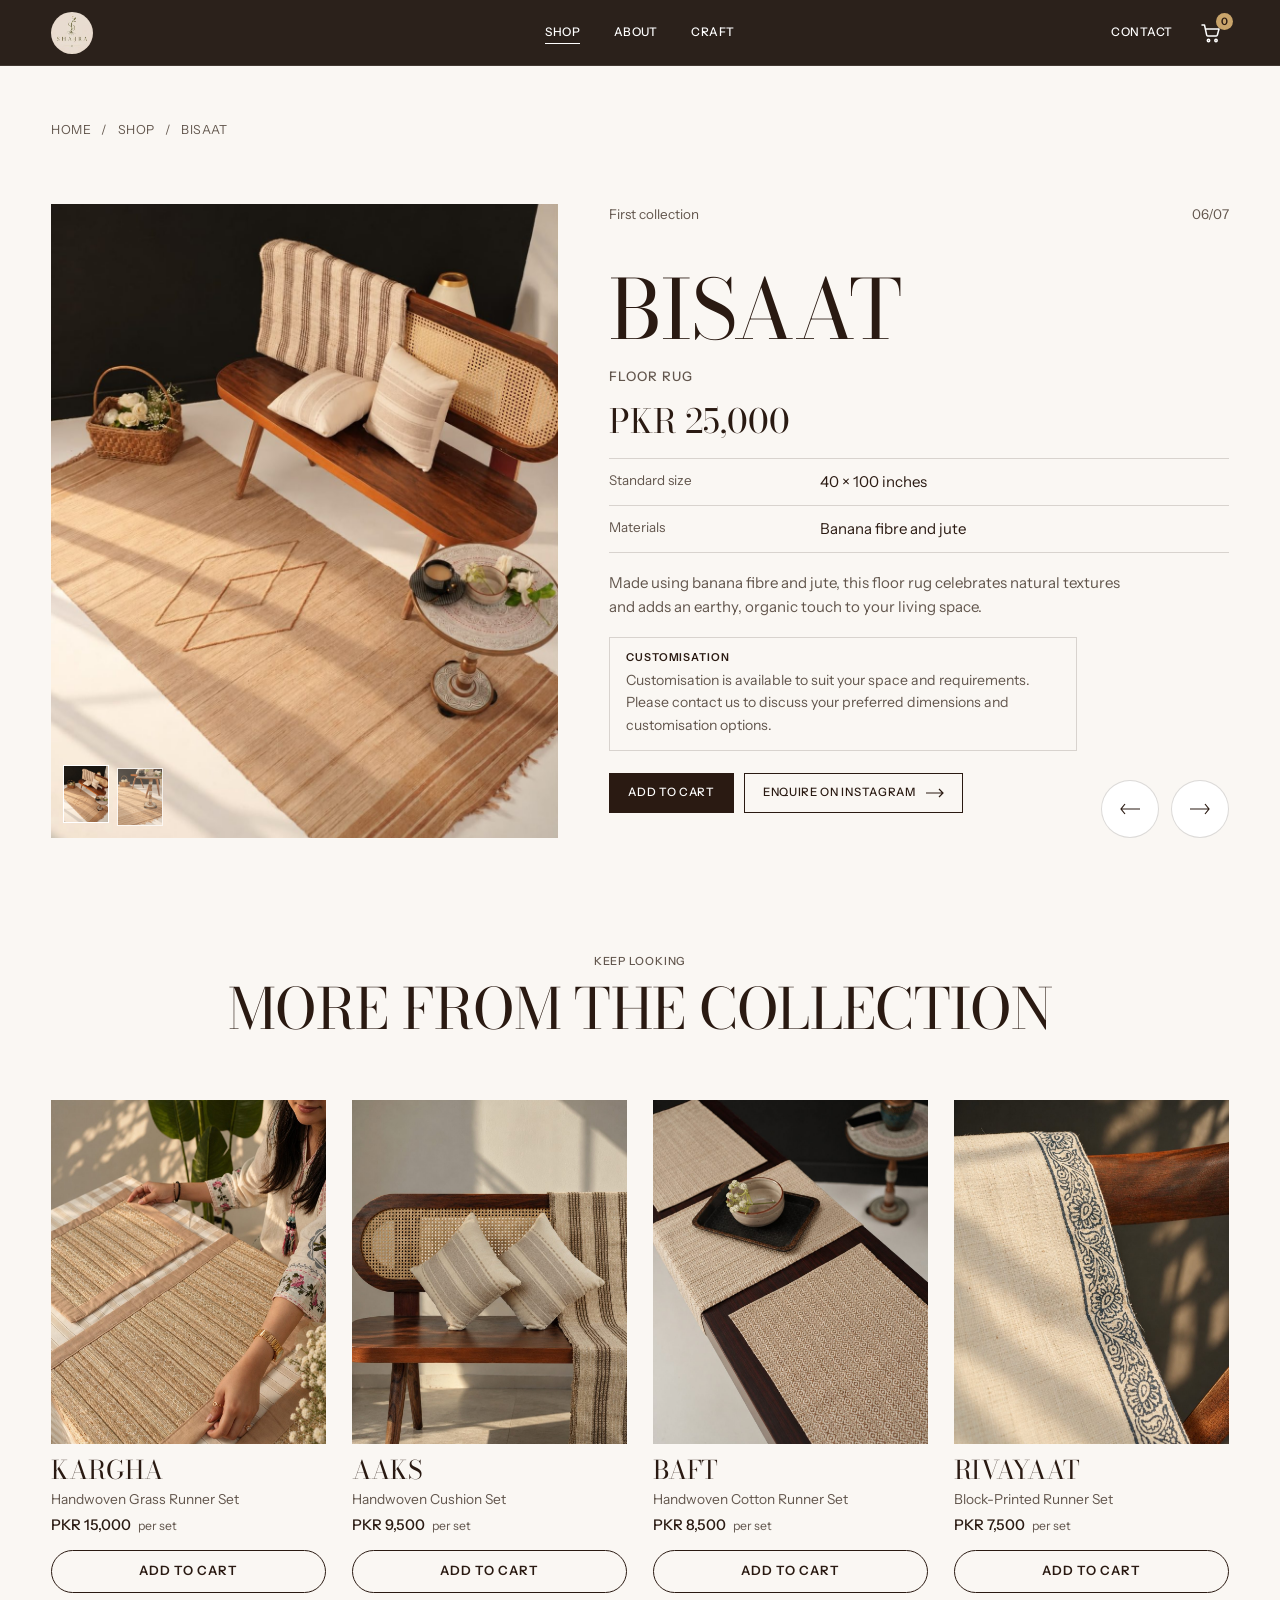
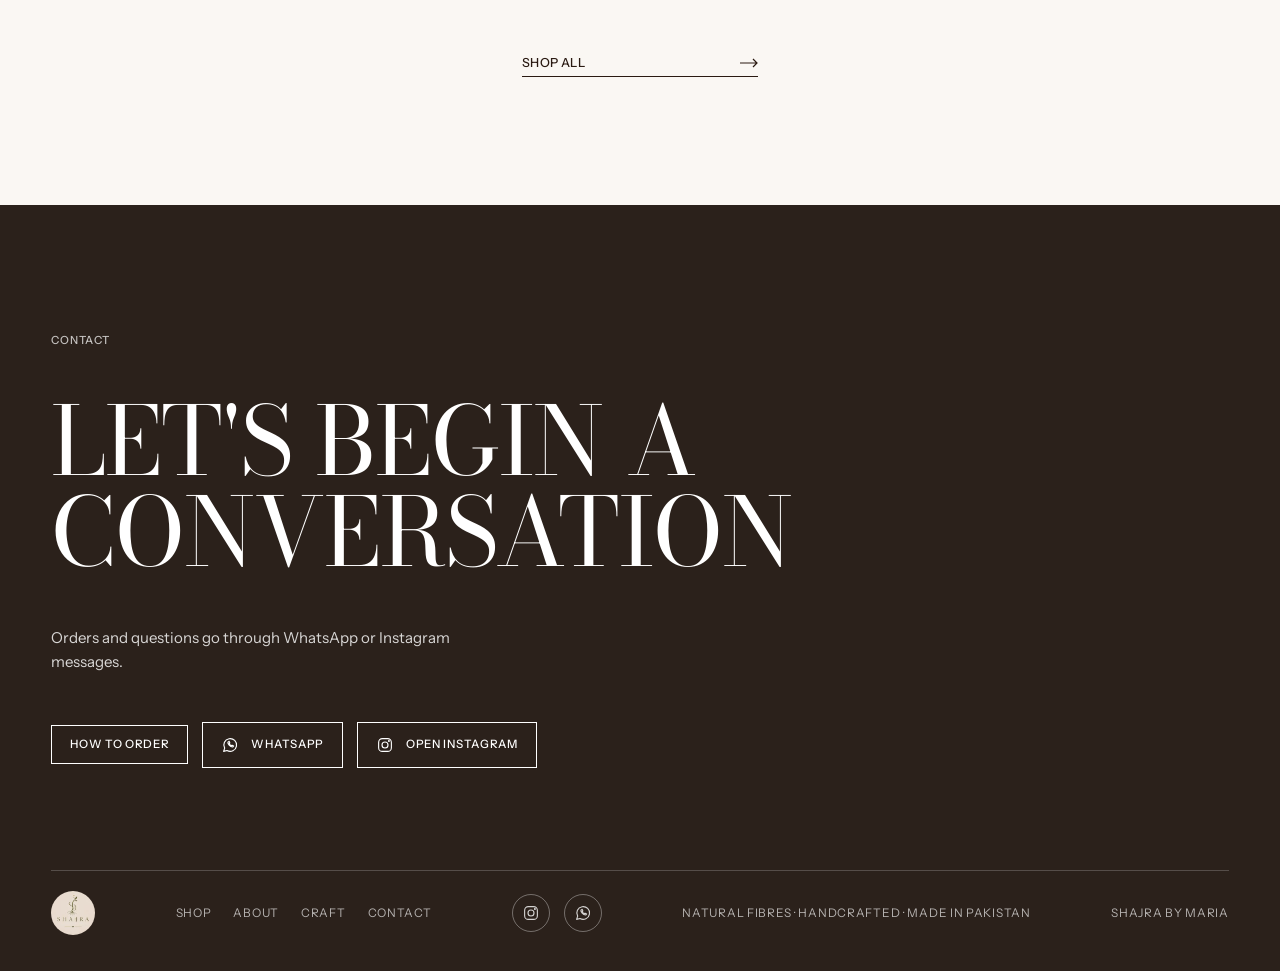
<file: products/bisaat.html>
<!doctype html>
<html lang="en">
<head>
<meta charset="utf-8">
<meta name="viewport" content="width=device-width, initial-scale=1, viewport-fit=cover">
<title>Bisaat | Floor Rug | Shajra by Maria</title>
<meta name="description" content="Bisaat: Made using banana fibre and jute, this floor rug celebrates natural textures and adds an earthy, organic touch to your living space. PKR 25,000.">
<meta name="theme-color" content="#2b211b">
<meta property="og:title" content="Bisaat | Floor Rug | Shajra by Maria">
<meta property="og:description" content="Bisaat: Made using banana fibre and jute, this floor rug celebrates natural textures and adds an earthy, organic touch to your living space. PKR 25,000.">
<meta property="og:type" content="website">
<link rel="icon" href="../img/pfp.jpg">
<link rel="stylesheet" href="https://fonts.googleapis.com/css2?family=Bodoni+Moda:opsz,wght@6..96,400;6..96,500&family=Instrument+Sans:wght@400;500;600&display=swap">
<link rel="stylesheet" href="../css/style.css">
</head>
<body data-nav=solid>

<header class="nav" id="nav">
  <a class="nb" href="../index.html" aria-label="Shajra, home"><img src="../img/logo.jpg" alt="Shajra"></a>
  <nav class="nl" aria-label="Main"><a href="../shop.html" aria-current="page">Shop</a><a href="../about.html">About</a><a href="../craft.html">Craft</a></nav>
  <div class="nr">
    <a class="nc" href="../contact.html">Contact</a>
    <button class="cartb" type="button" data-cart-open aria-label="Open cart"><svg viewBox="0 0 24 24" fill="none" stroke="currentColor" stroke-width="1.5" stroke-linecap="round" stroke-linejoin="round"><path d="M3 4h2.5l2.2 10.2a1 1 0 0 0 1 .8h8.6a1 1 0 0 0 1-.8L20 8H6.2"/><circle cx="9.5" cy="19.5" r="1.2"/><circle cx="17" cy="19.5" r="1.2"/></svg><b class="cartn" data-cart-count>0</b></button>
    <button class="nm" id="menuBtn" type="button" aria-expanded="false" aria-controls="menu">Menu</button>
  </div>
</header>
<div class="menu" id="menu" hidden>
  <button type="button" id="menuClose">Close</button>
  <a href="../index.html">Home</a><a href="../shop.html" aria-current="page">Shop</a><a href="../about.html">About</a><a href="../craft.html">Craft</a><a href="../contact.html">Contact</a>
</div>

<main>
<section class="sec pp">
  <div class="col-wrap">
    <nav class="crumbs" aria-label="Breadcrumb"><a href="../index.html">Home</a><span>/</span><a href="../shop.html">Shop</a><span>/</span><span aria-current="page">BISAAT</span></nav>
    <div class="pd">
      <div class="pimg"><img id="mainImg" src="../img/p/bisaat-1.jpg" alt="Bisaat, floor rug"><div class="thumbs" id="thumbs"><button type="button" data-src="../img/p/bisaat-1.jpg" aria-label="Photo 1" aria-current="true"><img src="../img/p/bisaat-1.jpg" alt=""></button><button type="button" data-src="../img/p/bisaat-2.jpg" aria-label="Photo 2" aria-current="false"><img src="../img/p/bisaat-2.jpg" alt=""></button></div></div>
      <div class="pr">
        <div class="meta"><span>First collection</span><span>06/07</span></div>
        <div class="pbody">
          <h1 class="dsp pname">BISAAT</h1>
          <span class="ptype">Floor Rug</span>
          <p class="price">PKR 25,000</p>
          <dl class="spec"><div><dt>Standard size</dt><dd>40 × 100 inches</dd></div><div><dt>Materials</dt><dd>Banana fibre and jute</dd></div></dl>
          <p class="pdesc">Made using banana fibre and jute, this floor rug celebrates natural textures and adds an earthy, organic touch to your living space.</p>
          <div class="cust"><b>Customisation</b><span>Customisation is available to suit your space and requirements. Please contact us to discuss your preferred dimensions and customisation options.</span></div>
        </div>
        <div class="psb">
          <div class="enq"><div class="btnrow"><button class="bt solid" type="button" data-add="bisaat" data-n="BISAAT" data-t="Floor Rug" data-price="25000" data-unit="" data-img="img/p/bisaat-1.jpg">Add to cart</button><a class="bt" id="enq" data-msg="Hello Shajra, I would like to enquire about BISAAT (Floor Rug)." data-name="BISAAT" href="https://ig.me/m/shajrabymaria" target="_blank" rel="noopener">Enquire on Instagram <svg viewBox="0 0 18 10" fill="none" stroke="currentColor" stroke-width="1.2"><path d="M0 5h17M13 1l4 4-4 4"/></svg></a></div><span class="enq-note" id="enqNote" aria-live="polite"></span></div>
          <div class="arrows"><a class="cir" href="chilman.html" aria-label="Previous product: Chilman"><svg viewBox="0 0 20 12" fill="none" stroke="currentColor" stroke-width="1.2"><path d="M20 6H1M5 1L1 6l4 5"/></svg></a><a class="cir" href="kargha.html" aria-label="Next product: Kargha"><svg viewBox="0 0 20 12" fill="none" stroke="currentColor" stroke-width="1.2"><path d="M0 6h19M15 1l4 5-4 5"/></svg></a></div>
        </div>
      </div>
    </div>
    <div class="center" style="margin-top:clamp(24px,4vw,56px)"><span class="eb">Keep looking</span><h2 class="dsp" style="font-size:clamp(2rem,4.4vw,3.6rem)">More from the collection</h2></div>
    <div class="pgrid"><article class="pcard" data-cat="Runner sets" data-price="15000" data-name="KARGHA" data-order="6">
  <a class="pclink" href="../products/kargha.html">
    <div class="pcimg"><img src="../img/p/kargha-1.jpg" alt="Kargha, handwoven grass runner set" loading="lazy"><img class="alt" src="../img/p/kargha-2.jpg" alt="" loading="lazy"></div>
    <div class="pcinfo"><h3>KARGHA</h3><span class="pct">Handwoven Grass Runner Set</span><span class="pcp">PKR 15,000 <small>per set</small></span></div>
  </a>
  <button class="addbtn" type="button" data-add="kargha" data-n="KARGHA" data-t="Handwoven Grass Runner Set" data-price="15000" data-unit="per set" data-img="img/p/kargha-1.jpg">Add to cart</button>
</article>
<article class="pcard" data-cat="Cushions" data-price="9500" data-name="AAKS" data-order="0">
  <a class="pclink" href="../products/aaks.html">
    <div class="pcimg"><img src="../img/p/aaks-1.jpg" alt="Aaks, handwoven cushion set" loading="lazy"><img class="alt" src="../img/p/aaks-2.jpg" alt="" loading="lazy"></div>
    <div class="pcinfo"><h3>AAKS</h3><span class="pct">Handwoven Cushion Set</span><span class="pcp">PKR 9,500 <small>per set</small></span></div>
  </a>
  <button class="addbtn" type="button" data-add="aaks" data-n="AAKS" data-t="Handwoven Cushion Set" data-price="9500" data-unit="per set" data-img="img/p/aaks-1.jpg">Add to cart</button>
</article>
<article class="pcard" data-cat="Runner sets" data-price="8500" data-name="BAFT" data-order="1">
  <a class="pclink" href="../products/baft.html">
    <div class="pcimg"><img src="../img/p/baft-1.jpg" alt="Baft, handwoven cotton runner set" loading="lazy"><img class="alt" src="../img/p/baft-2.jpg" alt="" loading="lazy"></div>
    <div class="pcinfo"><h3>BAFT</h3><span class="pct">Handwoven Cotton Runner Set</span><span class="pcp">PKR 8,500 <small>per set</small></span></div>
  </a>
  <button class="addbtn" type="button" data-add="baft" data-n="BAFT" data-t="Handwoven Cotton Runner Set" data-price="8500" data-unit="per set" data-img="img/p/baft-1.jpg">Add to cart</button>
</article>
<article class="pcard" data-cat="Runner sets" data-price="7500" data-name="RIVAYAAT" data-order="2">
  <a class="pclink" href="../products/rivayaat.html">
    <div class="pcimg"><img src="../img/p/rivayaat-1.jpg" alt="Rivayaat, block-printed runner set" loading="lazy"><img class="alt" src="../img/p/rivayaat-2.jpg" alt="" loading="lazy"></div>
    <div class="pcinfo"><h3>RIVAYAAT</h3><span class="pct">Block-Printed Runner Set</span><span class="pcp">PKR 7,500 <small>per set</small></span></div>
  </a>
  <button class="addbtn" type="button" data-add="rivayaat" data-n="RIVAYAAT" data-t="Block-Printed Runner Set" data-price="7500" data-unit="per set" data-img="img/p/rivayaat-1.jpg">Add to cart</button>
</article></div>
    <div class="center"><a class="lk" href="../shop.html">Shop all <svg viewBox="0 0 18 10" fill="none" stroke="currentColor" stroke-width="1.2"><path d="M0 5h17M13 1l4 4-4 4"/></svg></a></div>
  </div>
  <script type="application/ld+json">{"@context": "https://schema.org", "@type": "Product", "name": "BISAAT Floor Rug", "description": "Made using banana fibre and jute, this floor rug celebrates natural textures and adds an earthy, organic touch to your living space.", "image": ["img/p/bisaat-1.jpg", "img/p/bisaat-2.jpg"], "brand": {"@type": "Brand", "name": "Shajra by Maria"}, "offers": {"@type": "Offer", "priceCurrency": "PKR", "price": "25000"}}</script>
</section>
</main>

<footer class="contact" id="contact">
  <div class="ct">
    <span class="eb w">Contact</span>
    <h2 class="dsp">Let's begin a Conversation</h2>
    <p>Orders and questions go through WhatsApp or Instagram messages.</p>
    <div class="handle"><a class="bt on-dark" href="../contact.html">How to order</a><a class="bt on-dark" href="https://wa.me/923144778804" target="_blank" rel="noopener"><svg class="ico" viewBox="0 0 24 24" fill="none" stroke="currentColor" stroke-width="1.5" stroke-linecap="round" stroke-linejoin="round" aria-hidden="true"><path d="M3.5 20.5l1.4-4.3A8.5 8.5 0 1 1 8 19.3l-4.5 1.2z"/><path d="M9.2 8.3c-.3 1.9 2.7 6 6.4 6.4l1.3-1.5-2.2-1-1 .8c-1.2-.5-2.2-1.5-2.7-2.7l.8-1-1-2.2-1.6 1.2z"/></svg>WhatsApp</a><a class="bt on-dark" href="https://www.instagram.com/shajrabymaria/" target="_blank" rel="noopener"><svg class="ico" viewBox="0 0 24 24" fill="none" stroke="currentColor" stroke-width="1.5" stroke-linecap="round" stroke-linejoin="round" aria-hidden="true"><rect x="3.5" y="3.5" width="17" height="17" rx="5"/><circle cx="12" cy="12" r="4"/><circle cx="17.2" cy="6.8" r=".6" fill="currentColor"/></svg>Open Instagram</a></div>
  </div>
  <div class="cfoot"><img src="../img/logo.jpg" alt="Shajra"><nav class="flinks" aria-label="Footer"><a href="../shop.html">Shop</a><a href="../about.html">About</a><a href="../craft.html">Craft</a><a href="../contact.html">Contact</a></nav><div class="social"><a href="https://www.instagram.com/shajrabymaria/" target="_blank" rel="noopener" aria-label="Instagram"><svg class="ico" viewBox="0 0 24 24" fill="none" stroke="currentColor" stroke-width="1.5" stroke-linecap="round" stroke-linejoin="round" aria-hidden="true"><rect x="3.5" y="3.5" width="17" height="17" rx="5"/><circle cx="12" cy="12" r="4"/><circle cx="17.2" cy="6.8" r=".6" fill="currentColor"/></svg></a><a href="https://wa.me/923144778804" target="_blank" rel="noopener" aria-label="WhatsApp"><svg class="ico" viewBox="0 0 24 24" fill="none" stroke="currentColor" stroke-width="1.5" stroke-linecap="round" stroke-linejoin="round" aria-hidden="true"><path d="M3.5 20.5l1.4-4.3A8.5 8.5 0 1 1 8 19.3l-4.5 1.2z"/><path d="M9.2 8.3c-.3 1.9 2.7 6 6.4 6.4l1.3-1.5-2.2-1-1 .8c-1.2-.5-2.2-1.5-2.7-2.7l.8-1-1-2.2-1.6 1.2z"/></svg></a></div><span>Natural fibres · Handcrafted · Made in Pakistan</span><span>Shajra by Maria</span></div>
</footer>

<script src="../js/common.js"></script>
<script src="../js/cart.js"></script>
<script src="../js/product.js"></script>

</body>
</html>
</file>
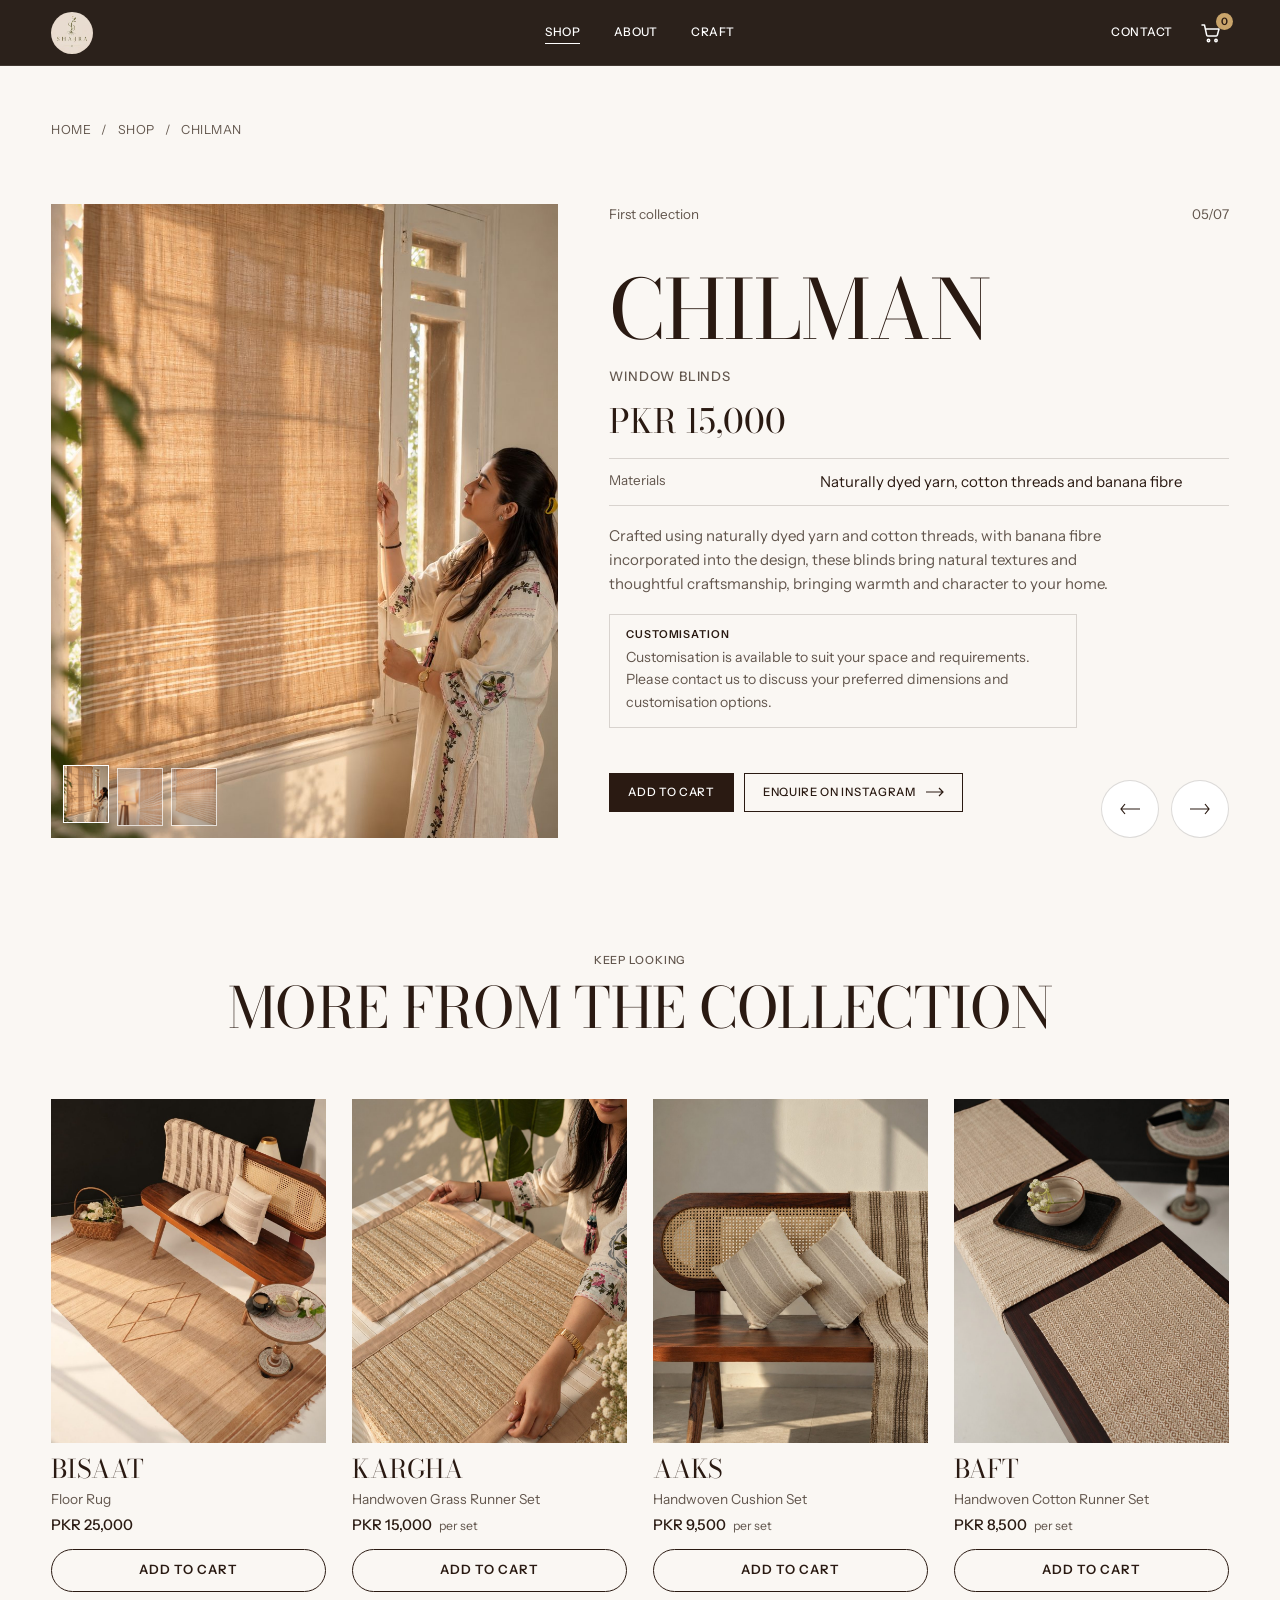
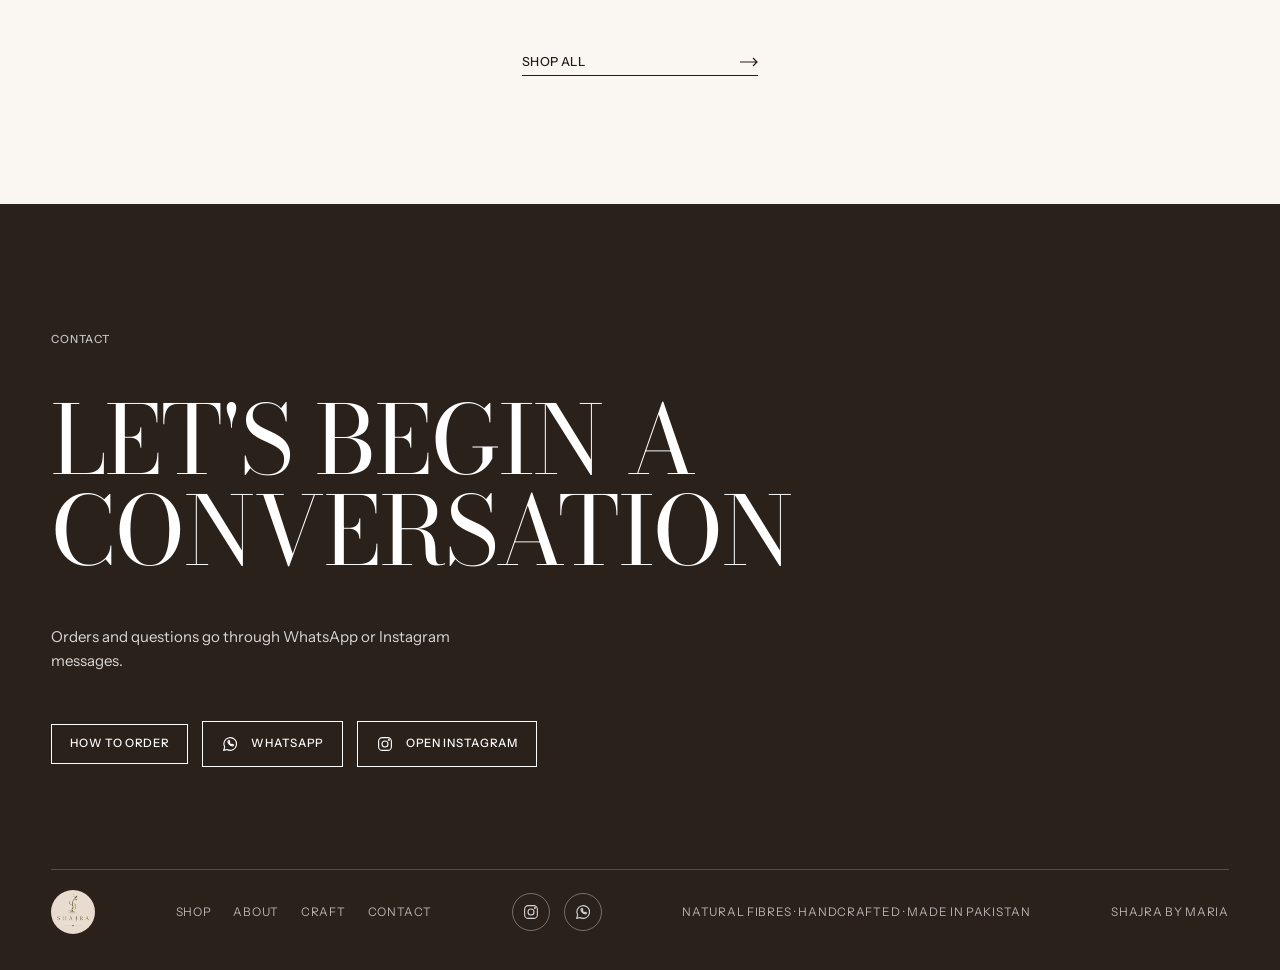
<file: products/chilman.html>
<!doctype html>
<html lang="en">
<head>
<meta charset="utf-8">
<meta name="viewport" content="width=device-width, initial-scale=1, viewport-fit=cover">
<title>Chilman | Window Blinds | Shajra by Maria</title>
<meta name="description" content="Chilman: Crafted using naturally dyed yarn and cotton threads, with banana fibre incorporated into the design, these blinds bring natural textures and thoughtful craftsmanship, bringing warmth and character to your home. PKR 15,000.">
<meta name="theme-color" content="#2b211b">
<meta property="og:title" content="Chilman | Window Blinds | Shajra by Maria">
<meta property="og:description" content="Chilman: Crafted using naturally dyed yarn and cotton threads, with banana fibre incorporated into the design, these blinds bring natural textures and thoughtful craftsmanship, bringing warmth and character to your home. PKR 15,000.">
<meta property="og:type" content="website">
<link rel="icon" href="../img/pfp.jpg">
<link rel="stylesheet" href="https://fonts.googleapis.com/css2?family=Bodoni+Moda:opsz,wght@6..96,400;6..96,500&family=Instrument+Sans:wght@400;500;600&display=swap">
<link rel="stylesheet" href="../css/style.css">
</head>
<body data-nav=solid>

<header class="nav" id="nav">
  <a class="nb" href="../index.html" aria-label="Shajra, home"><img src="../img/logo.jpg" alt="Shajra"></a>
  <nav class="nl" aria-label="Main"><a href="../shop.html" aria-current="page">Shop</a><a href="../about.html">About</a><a href="../craft.html">Craft</a></nav>
  <div class="nr">
    <a class="nc" href="../contact.html">Contact</a>
    <button class="cartb" type="button" data-cart-open aria-label="Open cart"><svg viewBox="0 0 24 24" fill="none" stroke="currentColor" stroke-width="1.5" stroke-linecap="round" stroke-linejoin="round"><path d="M3 4h2.5l2.2 10.2a1 1 0 0 0 1 .8h8.6a1 1 0 0 0 1-.8L20 8H6.2"/><circle cx="9.5" cy="19.5" r="1.2"/><circle cx="17" cy="19.5" r="1.2"/></svg><b class="cartn" data-cart-count>0</b></button>
    <button class="nm" id="menuBtn" type="button" aria-expanded="false" aria-controls="menu">Menu</button>
  </div>
</header>
<div class="menu" id="menu" hidden>
  <button type="button" id="menuClose">Close</button>
  <a href="../index.html">Home</a><a href="../shop.html" aria-current="page">Shop</a><a href="../about.html">About</a><a href="../craft.html">Craft</a><a href="../contact.html">Contact</a>
</div>

<main>
<section class="sec pp">
  <div class="col-wrap">
    <nav class="crumbs" aria-label="Breadcrumb"><a href="../index.html">Home</a><span>/</span><a href="../shop.html">Shop</a><span>/</span><span aria-current="page">CHILMAN</span></nav>
    <div class="pd">
      <div class="pimg"><img id="mainImg" src="../img/p/chilman-1.jpg" alt="Chilman, window blinds"><div class="thumbs" id="thumbs"><button type="button" data-src="../img/p/chilman-1.jpg" aria-label="Photo 1" aria-current="true"><img src="../img/p/chilman-1.jpg" alt=""></button><button type="button" data-src="../img/p/chilman-2.jpg" aria-label="Photo 2" aria-current="false"><img src="../img/p/chilman-2.jpg" alt=""></button><button type="button" data-src="../img/p/chilman-3.jpg" aria-label="Photo 3" aria-current="false"><img src="../img/p/chilman-3.jpg" alt=""></button></div></div>
      <div class="pr">
        <div class="meta"><span>First collection</span><span>05/07</span></div>
        <div class="pbody">
          <h1 class="dsp pname">CHILMAN</h1>
          <span class="ptype">Window Blinds</span>
          <p class="price">PKR 15,000</p>
          <dl class="spec"><div><dt>Materials</dt><dd>Naturally dyed yarn, cotton threads and banana fibre</dd></div></dl>
          <p class="pdesc">Crafted using naturally dyed yarn and cotton threads, with banana fibre incorporated into the design, these blinds bring natural textures and thoughtful craftsmanship, bringing warmth and character to your home.</p>
          <div class="cust"><b>Customisation</b><span>Customisation is available to suit your space and requirements. Please contact us to discuss your preferred dimensions and customisation options.</span></div>
        </div>
        <div class="psb">
          <div class="enq"><div class="btnrow"><button class="bt solid" type="button" data-add="chilman" data-n="CHILMAN" data-t="Window Blinds" data-price="15000" data-unit="" data-img="img/p/chilman-1.jpg">Add to cart</button><a class="bt" id="enq" data-msg="Hello Shajra, I would like to enquire about CHILMAN (Window Blinds)." data-name="CHILMAN" href="https://ig.me/m/shajrabymaria" target="_blank" rel="noopener">Enquire on Instagram <svg viewBox="0 0 18 10" fill="none" stroke="currentColor" stroke-width="1.2"><path d="M0 5h17M13 1l4 4-4 4"/></svg></a></div><span class="enq-note" id="enqNote" aria-live="polite"></span></div>
          <div class="arrows"><a class="cir" href="naqsh.html" aria-label="Previous product: Naqsh"><svg viewBox="0 0 20 12" fill="none" stroke="currentColor" stroke-width="1.2"><path d="M20 6H1M5 1L1 6l4 5"/></svg></a><a class="cir" href="bisaat.html" aria-label="Next product: Bisaat"><svg viewBox="0 0 20 12" fill="none" stroke="currentColor" stroke-width="1.2"><path d="M0 6h19M15 1l4 5-4 5"/></svg></a></div>
        </div>
      </div>
    </div>
    <div class="center" style="margin-top:clamp(24px,4vw,56px)"><span class="eb">Keep looking</span><h2 class="dsp" style="font-size:clamp(2rem,4.4vw,3.6rem)">More from the collection</h2></div>
    <div class="pgrid"><article class="pcard" data-cat="Rugs" data-price="25000" data-name="BISAAT" data-order="5">
  <a class="pclink" href="../products/bisaat.html">
    <div class="pcimg"><img src="../img/p/bisaat-1.jpg" alt="Bisaat, floor rug" loading="lazy"><img class="alt" src="../img/p/bisaat-2.jpg" alt="" loading="lazy"></div>
    <div class="pcinfo"><h3>BISAAT</h3><span class="pct">Floor Rug</span><span class="pcp">PKR 25,000</span></div>
  </a>
  <button class="addbtn" type="button" data-add="bisaat" data-n="BISAAT" data-t="Floor Rug" data-price="25000" data-unit="" data-img="img/p/bisaat-1.jpg">Add to cart</button>
</article>
<article class="pcard" data-cat="Runner sets" data-price="15000" data-name="KARGHA" data-order="6">
  <a class="pclink" href="../products/kargha.html">
    <div class="pcimg"><img src="../img/p/kargha-1.jpg" alt="Kargha, handwoven grass runner set" loading="lazy"><img class="alt" src="../img/p/kargha-2.jpg" alt="" loading="lazy"></div>
    <div class="pcinfo"><h3>KARGHA</h3><span class="pct">Handwoven Grass Runner Set</span><span class="pcp">PKR 15,000 <small>per set</small></span></div>
  </a>
  <button class="addbtn" type="button" data-add="kargha" data-n="KARGHA" data-t="Handwoven Grass Runner Set" data-price="15000" data-unit="per set" data-img="img/p/kargha-1.jpg">Add to cart</button>
</article>
<article class="pcard" data-cat="Cushions" data-price="9500" data-name="AAKS" data-order="0">
  <a class="pclink" href="../products/aaks.html">
    <div class="pcimg"><img src="../img/p/aaks-1.jpg" alt="Aaks, handwoven cushion set" loading="lazy"><img class="alt" src="../img/p/aaks-2.jpg" alt="" loading="lazy"></div>
    <div class="pcinfo"><h3>AAKS</h3><span class="pct">Handwoven Cushion Set</span><span class="pcp">PKR 9,500 <small>per set</small></span></div>
  </a>
  <button class="addbtn" type="button" data-add="aaks" data-n="AAKS" data-t="Handwoven Cushion Set" data-price="9500" data-unit="per set" data-img="img/p/aaks-1.jpg">Add to cart</button>
</article>
<article class="pcard" data-cat="Runner sets" data-price="8500" data-name="BAFT" data-order="1">
  <a class="pclink" href="../products/baft.html">
    <div class="pcimg"><img src="../img/p/baft-1.jpg" alt="Baft, handwoven cotton runner set" loading="lazy"><img class="alt" src="../img/p/baft-2.jpg" alt="" loading="lazy"></div>
    <div class="pcinfo"><h3>BAFT</h3><span class="pct">Handwoven Cotton Runner Set</span><span class="pcp">PKR 8,500 <small>per set</small></span></div>
  </a>
  <button class="addbtn" type="button" data-add="baft" data-n="BAFT" data-t="Handwoven Cotton Runner Set" data-price="8500" data-unit="per set" data-img="img/p/baft-1.jpg">Add to cart</button>
</article></div>
    <div class="center"><a class="lk" href="../shop.html">Shop all <svg viewBox="0 0 18 10" fill="none" stroke="currentColor" stroke-width="1.2"><path d="M0 5h17M13 1l4 4-4 4"/></svg></a></div>
  </div>
  <script type="application/ld+json">{"@context": "https://schema.org", "@type": "Product", "name": "CHILMAN Window Blinds", "description": "Crafted using naturally dyed yarn and cotton threads, with banana fibre incorporated into the design, these blinds bring natural textures and thoughtful craftsmanship, bringing warmth and character to your home.", "image": ["img/p/chilman-1.jpg", "img/p/chilman-2.jpg", "img/p/chilman-3.jpg"], "brand": {"@type": "Brand", "name": "Shajra by Maria"}, "offers": {"@type": "Offer", "priceCurrency": "PKR", "price": "15000"}}</script>
</section>
</main>

<footer class="contact" id="contact">
  <div class="ct">
    <span class="eb w">Contact</span>
    <h2 class="dsp">Let's begin a Conversation</h2>
    <p>Orders and questions go through WhatsApp or Instagram messages.</p>
    <div class="handle"><a class="bt on-dark" href="../contact.html">How to order</a><a class="bt on-dark" href="https://wa.me/923144778804" target="_blank" rel="noopener"><svg class="ico" viewBox="0 0 24 24" fill="none" stroke="currentColor" stroke-width="1.5" stroke-linecap="round" stroke-linejoin="round" aria-hidden="true"><path d="M3.5 20.5l1.4-4.3A8.5 8.5 0 1 1 8 19.3l-4.5 1.2z"/><path d="M9.2 8.3c-.3 1.9 2.7 6 6.4 6.4l1.3-1.5-2.2-1-1 .8c-1.2-.5-2.2-1.5-2.7-2.7l.8-1-1-2.2-1.6 1.2z"/></svg>WhatsApp</a><a class="bt on-dark" href="https://www.instagram.com/shajrabymaria/" target="_blank" rel="noopener"><svg class="ico" viewBox="0 0 24 24" fill="none" stroke="currentColor" stroke-width="1.5" stroke-linecap="round" stroke-linejoin="round" aria-hidden="true"><rect x="3.5" y="3.5" width="17" height="17" rx="5"/><circle cx="12" cy="12" r="4"/><circle cx="17.2" cy="6.8" r=".6" fill="currentColor"/></svg>Open Instagram</a></div>
  </div>
  <div class="cfoot"><img src="../img/logo.jpg" alt="Shajra"><nav class="flinks" aria-label="Footer"><a href="../shop.html">Shop</a><a href="../about.html">About</a><a href="../craft.html">Craft</a><a href="../contact.html">Contact</a></nav><div class="social"><a href="https://www.instagram.com/shajrabymaria/" target="_blank" rel="noopener" aria-label="Instagram"><svg class="ico" viewBox="0 0 24 24" fill="none" stroke="currentColor" stroke-width="1.5" stroke-linecap="round" stroke-linejoin="round" aria-hidden="true"><rect x="3.5" y="3.5" width="17" height="17" rx="5"/><circle cx="12" cy="12" r="4"/><circle cx="17.2" cy="6.8" r=".6" fill="currentColor"/></svg></a><a href="https://wa.me/923144778804" target="_blank" rel="noopener" aria-label="WhatsApp"><svg class="ico" viewBox="0 0 24 24" fill="none" stroke="currentColor" stroke-width="1.5" stroke-linecap="round" stroke-linejoin="round" aria-hidden="true"><path d="M3.5 20.5l1.4-4.3A8.5 8.5 0 1 1 8 19.3l-4.5 1.2z"/><path d="M9.2 8.3c-.3 1.9 2.7 6 6.4 6.4l1.3-1.5-2.2-1-1 .8c-1.2-.5-2.2-1.5-2.7-2.7l.8-1-1-2.2-1.6 1.2z"/></svg></a></div><span>Natural fibres · Handcrafted · Made in Pakistan</span><span>Shajra by Maria</span></div>
</footer>

<script src="../js/common.js"></script>
<script src="../js/cart.js"></script>
<script src="../js/product.js"></script>

</body>
</html>
</file>
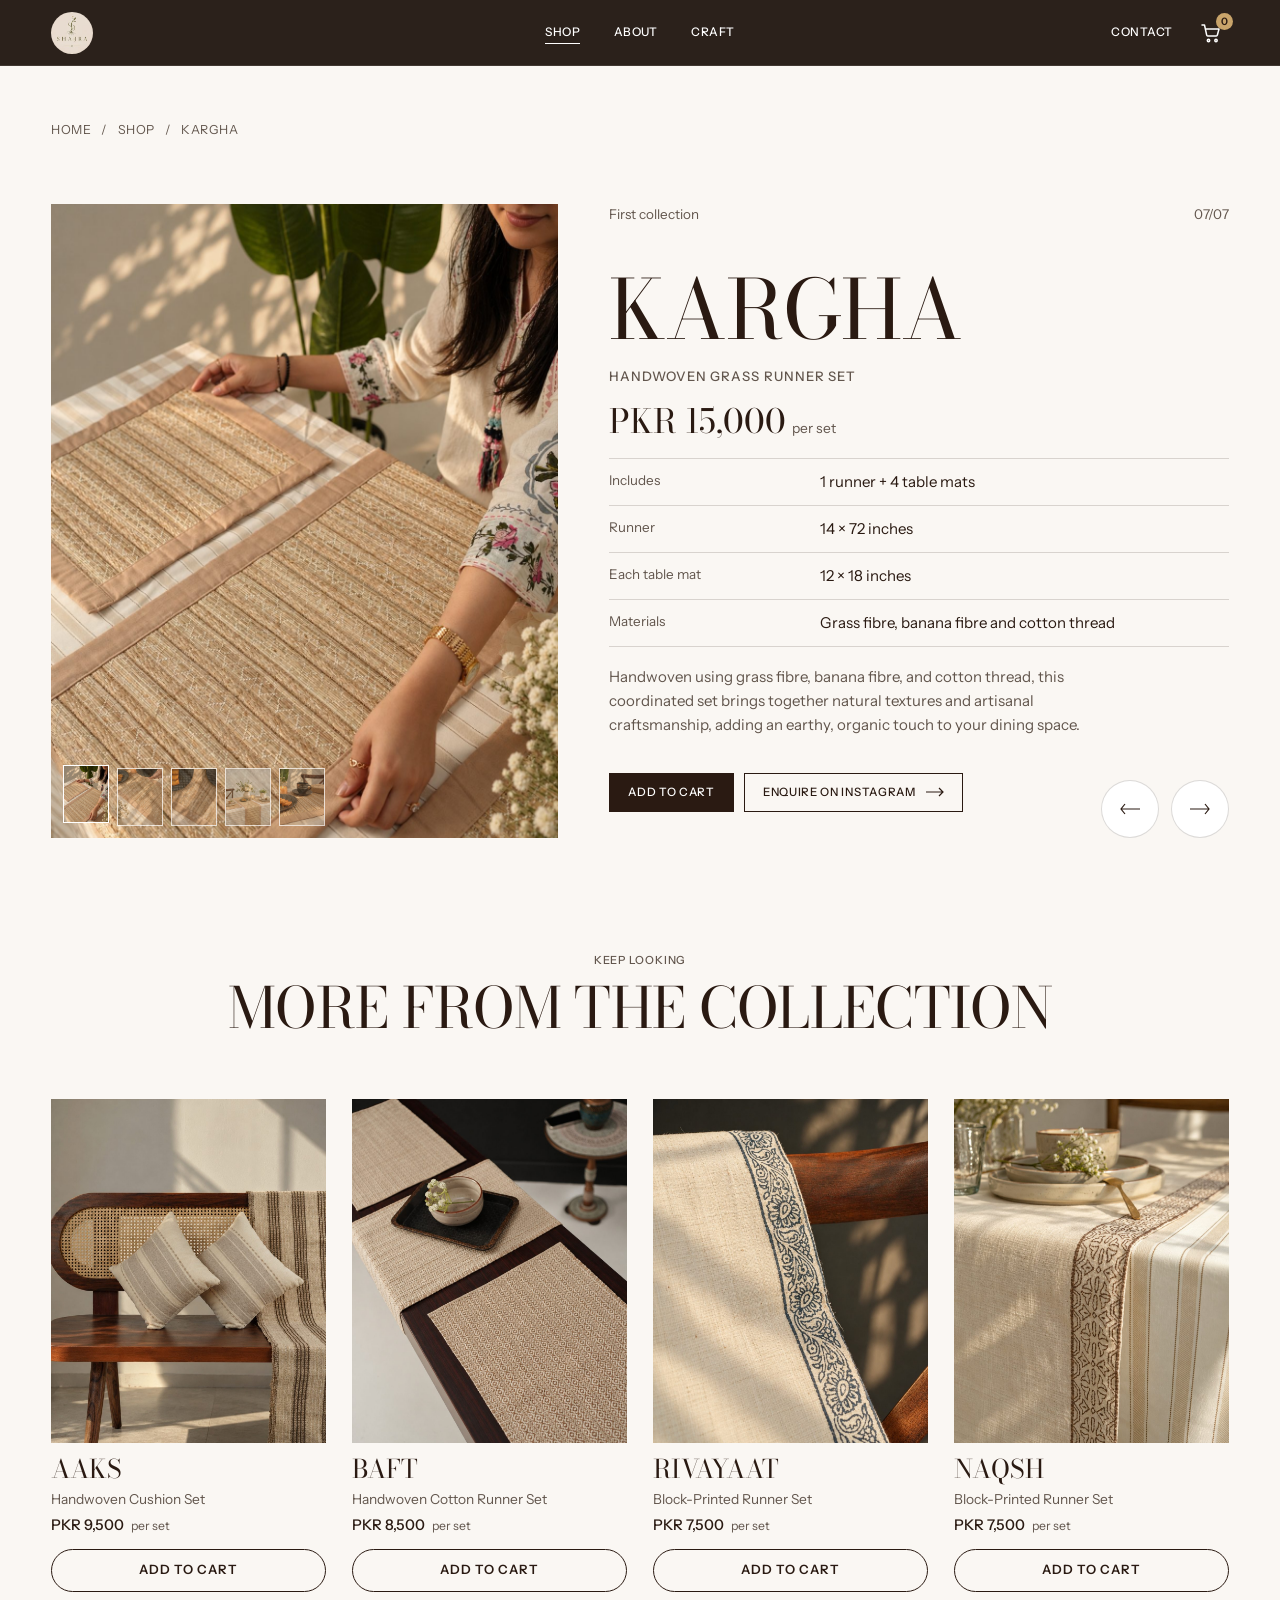
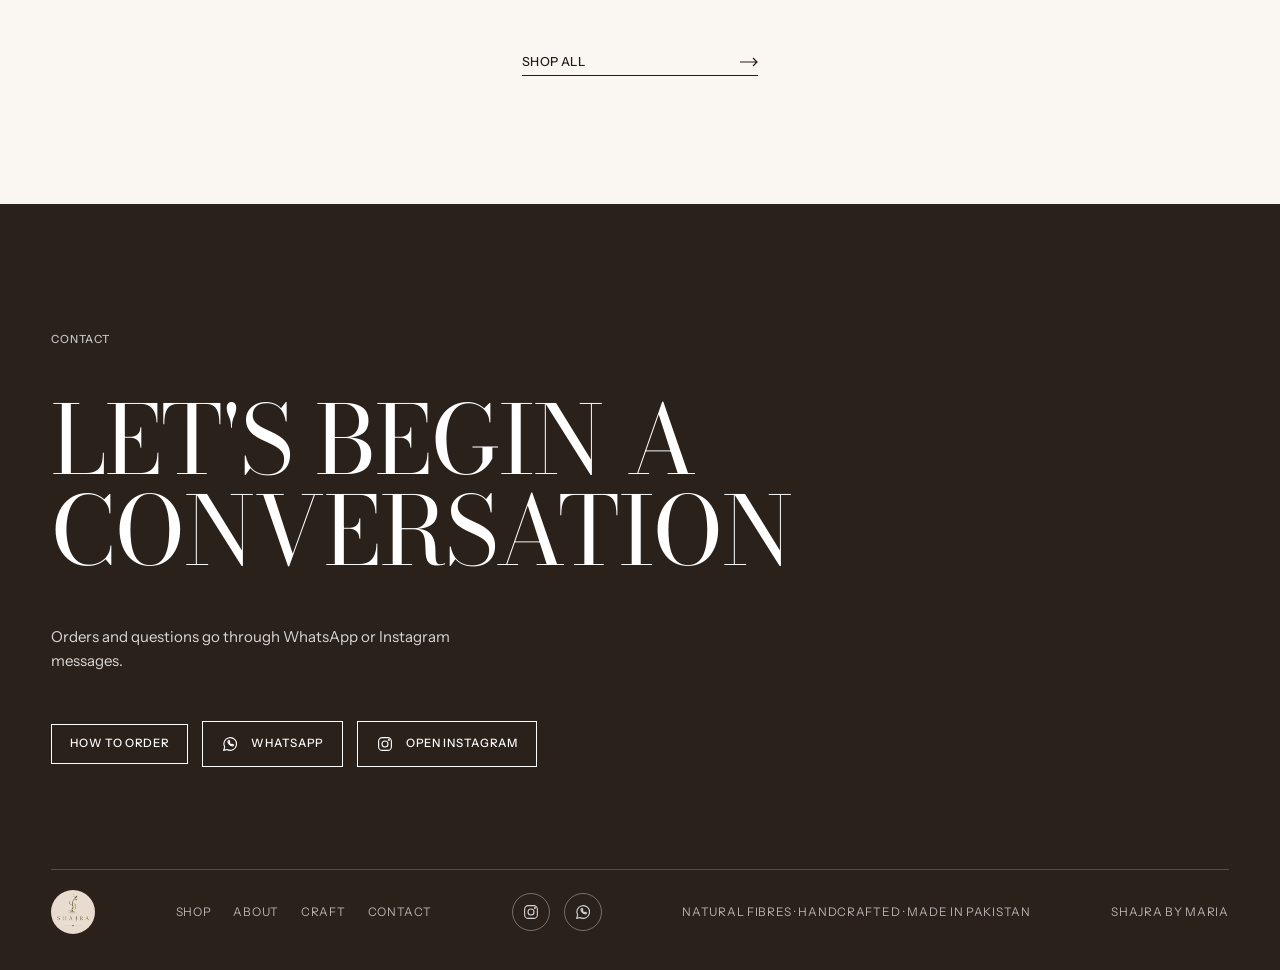
<file: products/kargha.html>
<!doctype html>
<html lang="en">
<head>
<meta charset="utf-8">
<meta name="viewport" content="width=device-width, initial-scale=1, viewport-fit=cover">
<title>Kargha | Handwoven Grass Runner Set | Shajra by Maria</title>
<meta name="description" content="Kargha: Handwoven using grass fibre, banana fibre, and cotton thread, this coordinated set brings together natural textures and artisanal craftsmanship, adding an earthy, organic touch to your dining space. PKR 15,000 per set.">
<meta name="theme-color" content="#2b211b">
<meta property="og:title" content="Kargha | Handwoven Grass Runner Set | Shajra by Maria">
<meta property="og:description" content="Kargha: Handwoven using grass fibre, banana fibre, and cotton thread, this coordinated set brings together natural textures and artisanal craftsmanship, adding an earthy, organic touch to your dining space. PKR 15,000 per set.">
<meta property="og:type" content="website">
<link rel="icon" href="../img/pfp.jpg">
<link rel="stylesheet" href="https://fonts.googleapis.com/css2?family=Bodoni+Moda:opsz,wght@6..96,400;6..96,500&family=Instrument+Sans:wght@400;500;600&display=swap">
<link rel="stylesheet" href="../css/style.css">
</head>
<body data-nav=solid>

<header class="nav" id="nav">
  <a class="nb" href="../index.html" aria-label="Shajra, home"><img src="../img/logo.jpg" alt="Shajra"></a>
  <nav class="nl" aria-label="Main"><a href="../shop.html" aria-current="page">Shop</a><a href="../about.html">About</a><a href="../craft.html">Craft</a></nav>
  <div class="nr">
    <a class="nc" href="../contact.html">Contact</a>
    <button class="cartb" type="button" data-cart-open aria-label="Open cart"><svg viewBox="0 0 24 24" fill="none" stroke="currentColor" stroke-width="1.5" stroke-linecap="round" stroke-linejoin="round"><path d="M3 4h2.5l2.2 10.2a1 1 0 0 0 1 .8h8.6a1 1 0 0 0 1-.8L20 8H6.2"/><circle cx="9.5" cy="19.5" r="1.2"/><circle cx="17" cy="19.5" r="1.2"/></svg><b class="cartn" data-cart-count>0</b></button>
    <button class="nm" id="menuBtn" type="button" aria-expanded="false" aria-controls="menu">Menu</button>
  </div>
</header>
<div class="menu" id="menu" hidden>
  <button type="button" id="menuClose">Close</button>
  <a href="../index.html">Home</a><a href="../shop.html" aria-current="page">Shop</a><a href="../about.html">About</a><a href="../craft.html">Craft</a><a href="../contact.html">Contact</a>
</div>

<main>
<section class="sec pp">
  <div class="col-wrap">
    <nav class="crumbs" aria-label="Breadcrumb"><a href="../index.html">Home</a><span>/</span><a href="../shop.html">Shop</a><span>/</span><span aria-current="page">KARGHA</span></nav>
    <div class="pd">
      <div class="pimg"><img id="mainImg" src="../img/p/kargha-1.jpg" alt="Kargha, handwoven grass runner set"><div class="thumbs" id="thumbs"><button type="button" data-src="../img/p/kargha-1.jpg" aria-label="Photo 1" aria-current="true"><img src="../img/p/kargha-1.jpg" alt=""></button><button type="button" data-src="../img/p/kargha-2.jpg" aria-label="Photo 2" aria-current="false"><img src="../img/p/kargha-2.jpg" alt=""></button><button type="button" data-src="../img/p/kargha-3.jpg" aria-label="Photo 3" aria-current="false"><img src="../img/p/kargha-3.jpg" alt=""></button><button type="button" data-src="../img/p/kargha-4.jpg" aria-label="Photo 4" aria-current="false"><img src="../img/p/kargha-4.jpg" alt=""></button><button type="button" data-src="../img/p/kargha-5.jpg" aria-label="Photo 5" aria-current="false"><img src="../img/p/kargha-5.jpg" alt=""></button></div></div>
      <div class="pr">
        <div class="meta"><span>First collection</span><span>07/07</span></div>
        <div class="pbody">
          <h1 class="dsp pname">KARGHA</h1>
          <span class="ptype">Handwoven Grass Runner Set</span>
          <p class="price">PKR 15,000<small>per set</small></p>
          <dl class="spec"><div><dt>Includes</dt><dd>1 runner + 4 table mats</dd></div><div><dt>Runner</dt><dd>14 × 72 inches</dd></div><div><dt>Each table mat</dt><dd>12 × 18 inches</dd></div><div><dt>Materials</dt><dd>Grass fibre, banana fibre and cotton thread</dd></div></dl>
          <p class="pdesc">Handwoven using grass fibre, banana fibre, and cotton thread, this coordinated set brings together natural textures and artisanal craftsmanship, adding an earthy, organic touch to your dining space.</p>
          
        </div>
        <div class="psb">
          <div class="enq"><div class="btnrow"><button class="bt solid" type="button" data-add="kargha" data-n="KARGHA" data-t="Handwoven Grass Runner Set" data-price="15000" data-unit="per set" data-img="img/p/kargha-1.jpg">Add to cart</button><a class="bt" id="enq" data-msg="Hello Shajra, I would like to enquire about KARGHA (Handwoven Grass Runner Set)." data-name="KARGHA" href="https://ig.me/m/shajrabymaria" target="_blank" rel="noopener">Enquire on Instagram <svg viewBox="0 0 18 10" fill="none" stroke="currentColor" stroke-width="1.2"><path d="M0 5h17M13 1l4 4-4 4"/></svg></a></div><span class="enq-note" id="enqNote" aria-live="polite"></span></div>
          <div class="arrows"><a class="cir" href="bisaat.html" aria-label="Previous product: Bisaat"><svg viewBox="0 0 20 12" fill="none" stroke="currentColor" stroke-width="1.2"><path d="M20 6H1M5 1L1 6l4 5"/></svg></a><a class="cir" href="aaks.html" aria-label="Next product: Aaks"><svg viewBox="0 0 20 12" fill="none" stroke="currentColor" stroke-width="1.2"><path d="M0 6h19M15 1l4 5-4 5"/></svg></a></div>
        </div>
      </div>
    </div>
    <div class="center" style="margin-top:clamp(24px,4vw,56px)"><span class="eb">Keep looking</span><h2 class="dsp" style="font-size:clamp(2rem,4.4vw,3.6rem)">More from the collection</h2></div>
    <div class="pgrid"><article class="pcard" data-cat="Cushions" data-price="9500" data-name="AAKS" data-order="0">
  <a class="pclink" href="../products/aaks.html">
    <div class="pcimg"><img src="../img/p/aaks-1.jpg" alt="Aaks, handwoven cushion set" loading="lazy"><img class="alt" src="../img/p/aaks-2.jpg" alt="" loading="lazy"></div>
    <div class="pcinfo"><h3>AAKS</h3><span class="pct">Handwoven Cushion Set</span><span class="pcp">PKR 9,500 <small>per set</small></span></div>
  </a>
  <button class="addbtn" type="button" data-add="aaks" data-n="AAKS" data-t="Handwoven Cushion Set" data-price="9500" data-unit="per set" data-img="img/p/aaks-1.jpg">Add to cart</button>
</article>
<article class="pcard" data-cat="Runner sets" data-price="8500" data-name="BAFT" data-order="1">
  <a class="pclink" href="../products/baft.html">
    <div class="pcimg"><img src="../img/p/baft-1.jpg" alt="Baft, handwoven cotton runner set" loading="lazy"><img class="alt" src="../img/p/baft-2.jpg" alt="" loading="lazy"></div>
    <div class="pcinfo"><h3>BAFT</h3><span class="pct">Handwoven Cotton Runner Set</span><span class="pcp">PKR 8,500 <small>per set</small></span></div>
  </a>
  <button class="addbtn" type="button" data-add="baft" data-n="BAFT" data-t="Handwoven Cotton Runner Set" data-price="8500" data-unit="per set" data-img="img/p/baft-1.jpg">Add to cart</button>
</article>
<article class="pcard" data-cat="Runner sets" data-price="7500" data-name="RIVAYAAT" data-order="2">
  <a class="pclink" href="../products/rivayaat.html">
    <div class="pcimg"><img src="../img/p/rivayaat-1.jpg" alt="Rivayaat, block-printed runner set" loading="lazy"><img class="alt" src="../img/p/rivayaat-2.jpg" alt="" loading="lazy"></div>
    <div class="pcinfo"><h3>RIVAYAAT</h3><span class="pct">Block-Printed Runner Set</span><span class="pcp">PKR 7,500 <small>per set</small></span></div>
  </a>
  <button class="addbtn" type="button" data-add="rivayaat" data-n="RIVAYAAT" data-t="Block-Printed Runner Set" data-price="7500" data-unit="per set" data-img="img/p/rivayaat-1.jpg">Add to cart</button>
</article>
<article class="pcard" data-cat="Runner sets" data-price="7500" data-name="NAQSH" data-order="3">
  <a class="pclink" href="../products/naqsh.html">
    <div class="pcimg"><img src="../img/p/naqsh-1.jpg" alt="Naqsh, block-printed runner set" loading="lazy"><img class="alt" src="../img/p/naqsh-2.jpg" alt="" loading="lazy"></div>
    <div class="pcinfo"><h3>NAQSH</h3><span class="pct">Block-Printed Runner Set</span><span class="pcp">PKR 7,500 <small>per set</small></span></div>
  </a>
  <button class="addbtn" type="button" data-add="naqsh" data-n="NAQSH" data-t="Block-Printed Runner Set" data-price="7500" data-unit="per set" data-img="img/p/naqsh-1.jpg">Add to cart</button>
</article></div>
    <div class="center"><a class="lk" href="../shop.html">Shop all <svg viewBox="0 0 18 10" fill="none" stroke="currentColor" stroke-width="1.2"><path d="M0 5h17M13 1l4 4-4 4"/></svg></a></div>
  </div>
  <script type="application/ld+json">{"@context": "https://schema.org", "@type": "Product", "name": "KARGHA Handwoven Grass Runner Set", "description": "Handwoven using grass fibre, banana fibre, and cotton thread, this coordinated set brings together natural textures and artisanal craftsmanship, adding an earthy, organic touch to your dining space.", "image": ["img/p/kargha-1.jpg", "img/p/kargha-2.jpg", "img/p/kargha-3.jpg", "img/p/kargha-4.jpg", "img/p/kargha-5.jpg"], "brand": {"@type": "Brand", "name": "Shajra by Maria"}, "offers": {"@type": "Offer", "priceCurrency": "PKR", "price": "15000"}}</script>
</section>
</main>

<footer class="contact" id="contact">
  <div class="ct">
    <span class="eb w">Contact</span>
    <h2 class="dsp">Let's begin a Conversation</h2>
    <p>Orders and questions go through WhatsApp or Instagram messages.</p>
    <div class="handle"><a class="bt on-dark" href="../contact.html">How to order</a><a class="bt on-dark" href="https://wa.me/923144778804" target="_blank" rel="noopener"><svg class="ico" viewBox="0 0 24 24" fill="none" stroke="currentColor" stroke-width="1.5" stroke-linecap="round" stroke-linejoin="round" aria-hidden="true"><path d="M3.5 20.5l1.4-4.3A8.5 8.5 0 1 1 8 19.3l-4.5 1.2z"/><path d="M9.2 8.3c-.3 1.9 2.7 6 6.4 6.4l1.3-1.5-2.2-1-1 .8c-1.2-.5-2.2-1.5-2.7-2.7l.8-1-1-2.2-1.6 1.2z"/></svg>WhatsApp</a><a class="bt on-dark" href="https://www.instagram.com/shajrabymaria/" target="_blank" rel="noopener"><svg class="ico" viewBox="0 0 24 24" fill="none" stroke="currentColor" stroke-width="1.5" stroke-linecap="round" stroke-linejoin="round" aria-hidden="true"><rect x="3.5" y="3.5" width="17" height="17" rx="5"/><circle cx="12" cy="12" r="4"/><circle cx="17.2" cy="6.8" r=".6" fill="currentColor"/></svg>Open Instagram</a></div>
  </div>
  <div class="cfoot"><img src="../img/logo.jpg" alt="Shajra"><nav class="flinks" aria-label="Footer"><a href="../shop.html">Shop</a><a href="../about.html">About</a><a href="../craft.html">Craft</a><a href="../contact.html">Contact</a></nav><div class="social"><a href="https://www.instagram.com/shajrabymaria/" target="_blank" rel="noopener" aria-label="Instagram"><svg class="ico" viewBox="0 0 24 24" fill="none" stroke="currentColor" stroke-width="1.5" stroke-linecap="round" stroke-linejoin="round" aria-hidden="true"><rect x="3.5" y="3.5" width="17" height="17" rx="5"/><circle cx="12" cy="12" r="4"/><circle cx="17.2" cy="6.8" r=".6" fill="currentColor"/></svg></a><a href="https://wa.me/923144778804" target="_blank" rel="noopener" aria-label="WhatsApp"><svg class="ico" viewBox="0 0 24 24" fill="none" stroke="currentColor" stroke-width="1.5" stroke-linecap="round" stroke-linejoin="round" aria-hidden="true"><path d="M3.5 20.5l1.4-4.3A8.5 8.5 0 1 1 8 19.3l-4.5 1.2z"/><path d="M9.2 8.3c-.3 1.9 2.7 6 6.4 6.4l1.3-1.5-2.2-1-1 .8c-1.2-.5-2.2-1.5-2.7-2.7l.8-1-1-2.2-1.6 1.2z"/></svg></a></div><span>Natural fibres · Handcrafted · Made in Pakistan</span><span>Shajra by Maria</span></div>
</footer>

<script src="../js/common.js"></script>
<script src="../js/cart.js"></script>
<script src="../js/product.js"></script>

</body>
</html>
</file>
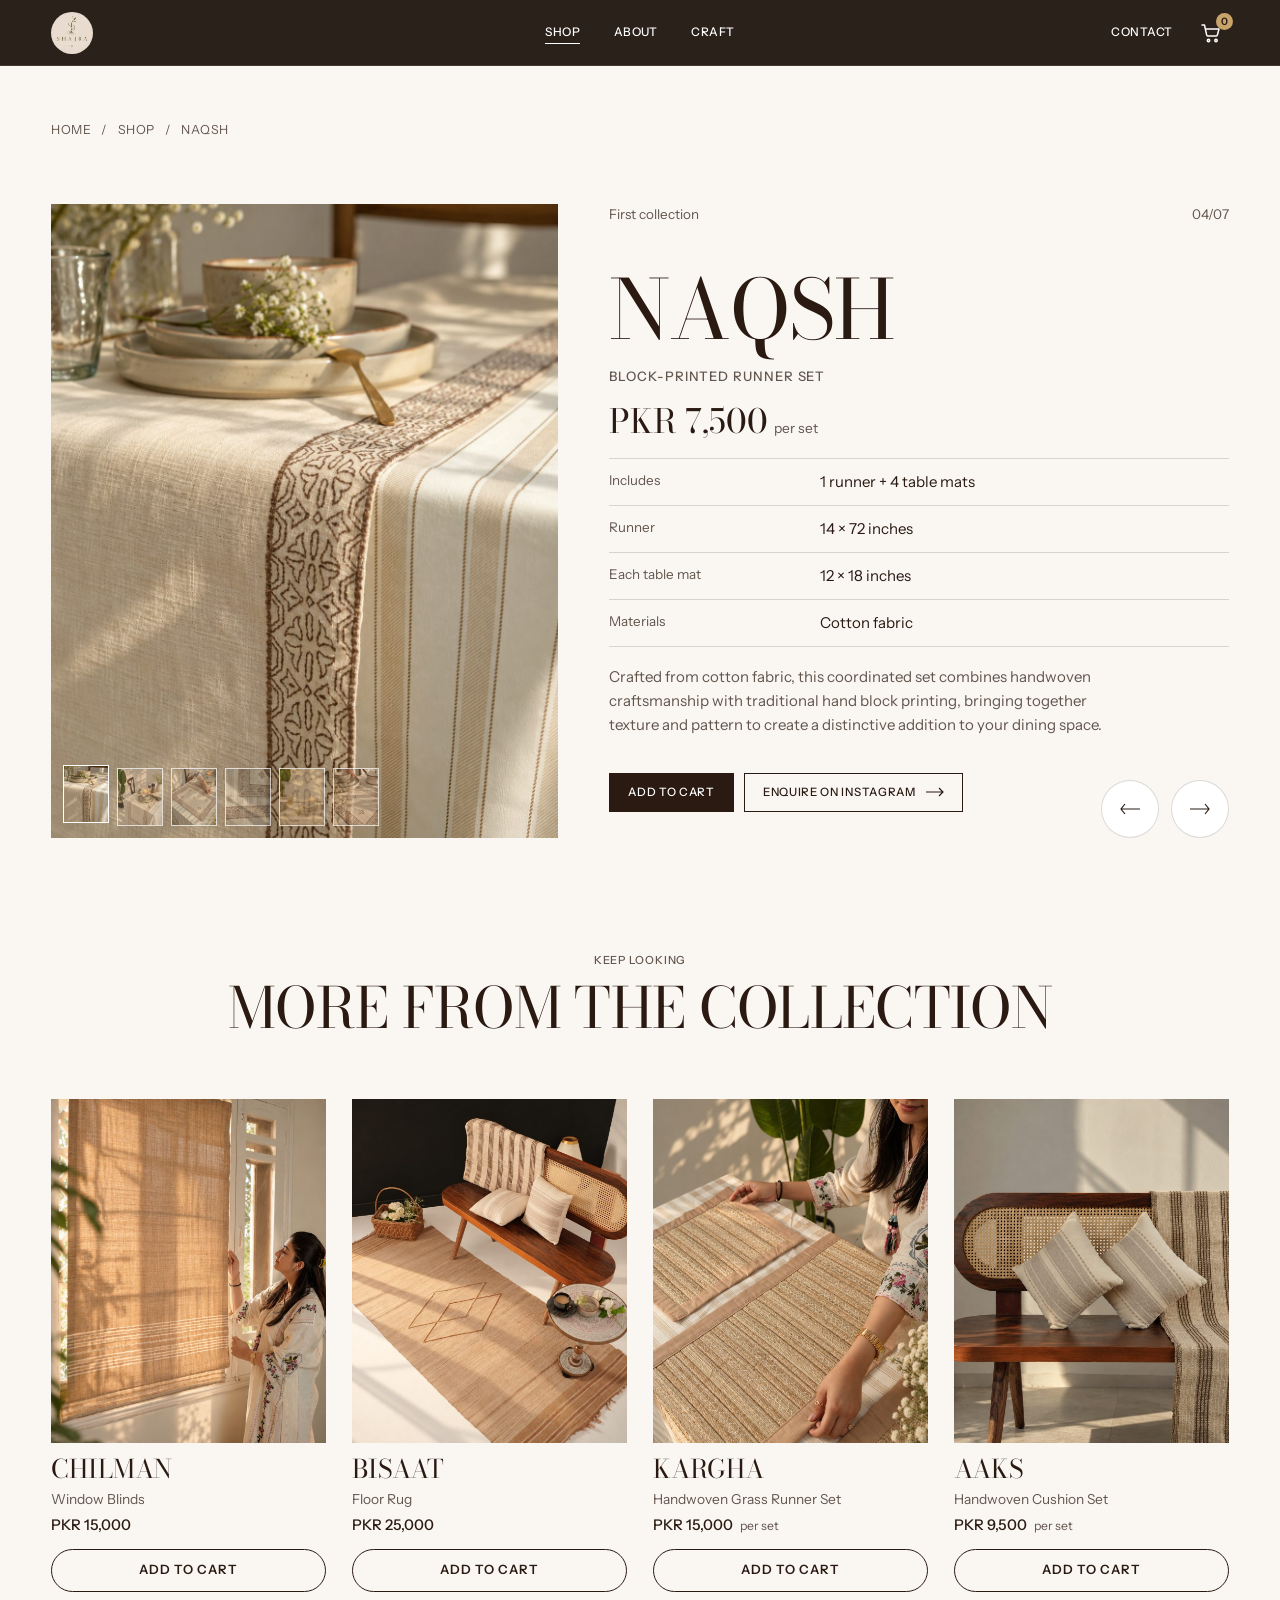
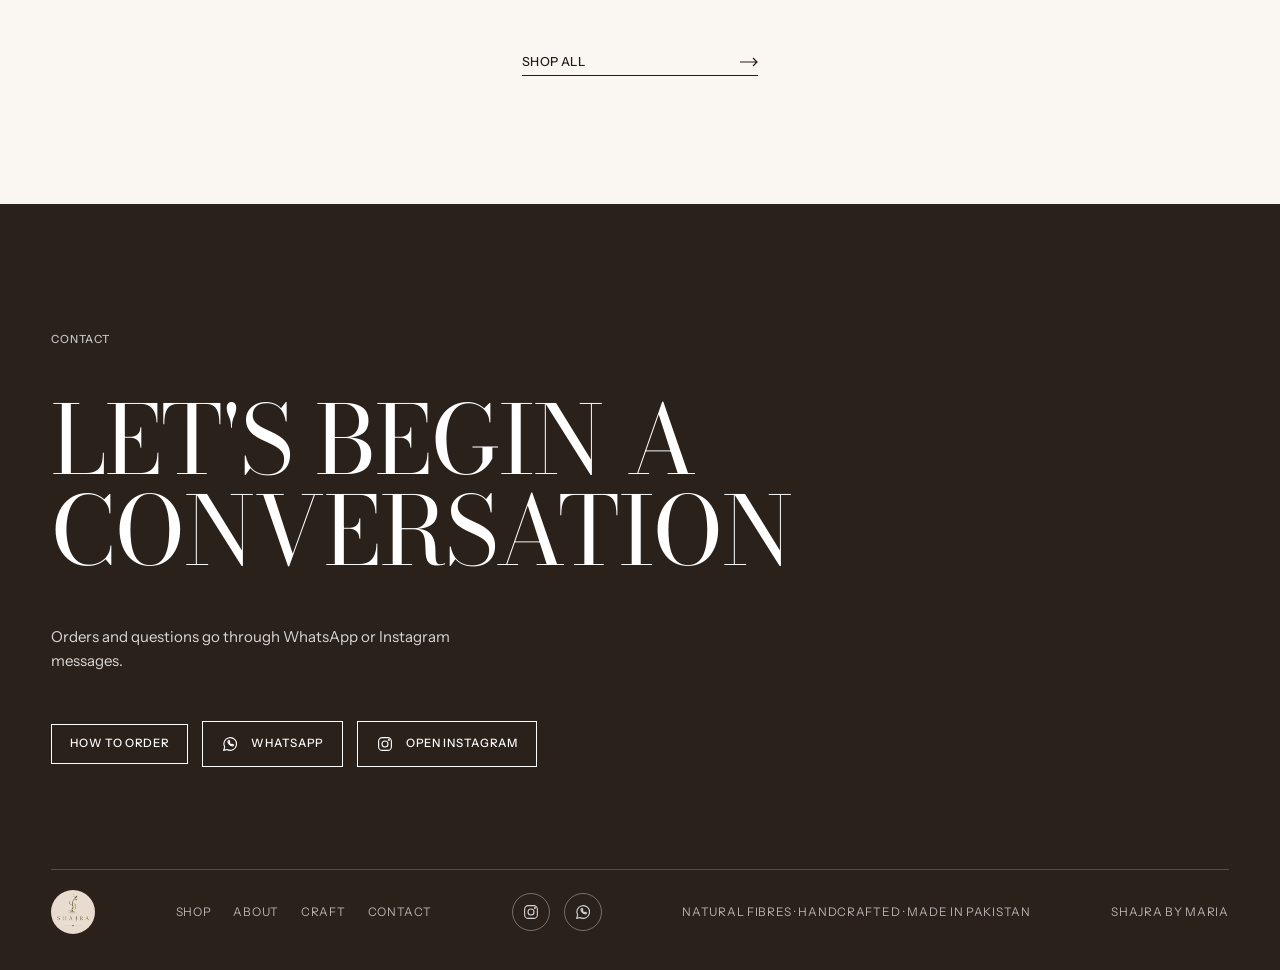
<file: products/naqsh.html>
<!doctype html>
<html lang="en">
<head>
<meta charset="utf-8">
<meta name="viewport" content="width=device-width, initial-scale=1, viewport-fit=cover">
<title>Naqsh | Block-Printed Runner Set | Shajra by Maria</title>
<meta name="description" content="Naqsh: Crafted from cotton fabric, this coordinated set combines handwoven craftsmanship with traditional hand block printing, bringing together texture and pattern to create a distinctive addition to your dining space. PKR 7,500 per set.">
<meta name="theme-color" content="#2b211b">
<meta property="og:title" content="Naqsh | Block-Printed Runner Set | Shajra by Maria">
<meta property="og:description" content="Naqsh: Crafted from cotton fabric, this coordinated set combines handwoven craftsmanship with traditional hand block printing, bringing together texture and pattern to create a distinctive addition to your dining space. PKR 7,500 per set.">
<meta property="og:type" content="website">
<link rel="icon" href="../img/pfp.jpg">
<link rel="stylesheet" href="https://fonts.googleapis.com/css2?family=Bodoni+Moda:opsz,wght@6..96,400;6..96,500&family=Instrument+Sans:wght@400;500;600&display=swap">
<link rel="stylesheet" href="../css/style.css">
</head>
<body data-nav=solid>

<header class="nav" id="nav">
  <a class="nb" href="../index.html" aria-label="Shajra, home"><img src="../img/logo.jpg" alt="Shajra"></a>
  <nav class="nl" aria-label="Main"><a href="../shop.html" aria-current="page">Shop</a><a href="../about.html">About</a><a href="../craft.html">Craft</a></nav>
  <div class="nr">
    <a class="nc" href="../contact.html">Contact</a>
    <button class="cartb" type="button" data-cart-open aria-label="Open cart"><svg viewBox="0 0 24 24" fill="none" stroke="currentColor" stroke-width="1.5" stroke-linecap="round" stroke-linejoin="round"><path d="M3 4h2.5l2.2 10.2a1 1 0 0 0 1 .8h8.6a1 1 0 0 0 1-.8L20 8H6.2"/><circle cx="9.5" cy="19.5" r="1.2"/><circle cx="17" cy="19.5" r="1.2"/></svg><b class="cartn" data-cart-count>0</b></button>
    <button class="nm" id="menuBtn" type="button" aria-expanded="false" aria-controls="menu">Menu</button>
  </div>
</header>
<div class="menu" id="menu" hidden>
  <button type="button" id="menuClose">Close</button>
  <a href="../index.html">Home</a><a href="../shop.html" aria-current="page">Shop</a><a href="../about.html">About</a><a href="../craft.html">Craft</a><a href="../contact.html">Contact</a>
</div>

<main>
<section class="sec pp">
  <div class="col-wrap">
    <nav class="crumbs" aria-label="Breadcrumb"><a href="../index.html">Home</a><span>/</span><a href="../shop.html">Shop</a><span>/</span><span aria-current="page">NAQSH</span></nav>
    <div class="pd">
      <div class="pimg"><img id="mainImg" src="../img/p/naqsh-1.jpg" alt="Naqsh, block-printed runner set"><div class="thumbs" id="thumbs"><button type="button" data-src="../img/p/naqsh-1.jpg" aria-label="Photo 1" aria-current="true"><img src="../img/p/naqsh-1.jpg" alt=""></button><button type="button" data-src="../img/p/naqsh-2.jpg" aria-label="Photo 2" aria-current="false"><img src="../img/p/naqsh-2.jpg" alt=""></button><button type="button" data-src="../img/p/naqsh-3.jpg" aria-label="Photo 3" aria-current="false"><img src="../img/p/naqsh-3.jpg" alt=""></button><button type="button" data-src="../img/p/naqsh-4.jpg" aria-label="Photo 4" aria-current="false"><img src="../img/p/naqsh-4.jpg" alt=""></button><button type="button" data-src="../img/p/naqsh-5.jpg" aria-label="Photo 5" aria-current="false"><img src="../img/p/naqsh-5.jpg" alt=""></button><button type="button" data-src="../img/p/naqsh-6.jpg" aria-label="Photo 6" aria-current="false"><img src="../img/p/naqsh-6.jpg" alt=""></button></div></div>
      <div class="pr">
        <div class="meta"><span>First collection</span><span>04/07</span></div>
        <div class="pbody">
          <h1 class="dsp pname">NAQSH</h1>
          <span class="ptype">Block-Printed Runner Set</span>
          <p class="price">PKR 7,500<small>per set</small></p>
          <dl class="spec"><div><dt>Includes</dt><dd>1 runner + 4 table mats</dd></div><div><dt>Runner</dt><dd>14 × 72 inches</dd></div><div><dt>Each table mat</dt><dd>12 × 18 inches</dd></div><div><dt>Materials</dt><dd>Cotton fabric</dd></div></dl>
          <p class="pdesc">Crafted from cotton fabric, this coordinated set combines handwoven craftsmanship with traditional hand block printing, bringing together texture and pattern to create a distinctive addition to your dining space.</p>
          
        </div>
        <div class="psb">
          <div class="enq"><div class="btnrow"><button class="bt solid" type="button" data-add="naqsh" data-n="NAQSH" data-t="Block-Printed Runner Set" data-price="7500" data-unit="per set" data-img="img/p/naqsh-1.jpg">Add to cart</button><a class="bt" id="enq" data-msg="Hello Shajra, I would like to enquire about NAQSH (Block-Printed Runner Set)." data-name="NAQSH" href="https://ig.me/m/shajrabymaria" target="_blank" rel="noopener">Enquire on Instagram <svg viewBox="0 0 18 10" fill="none" stroke="currentColor" stroke-width="1.2"><path d="M0 5h17M13 1l4 4-4 4"/></svg></a></div><span class="enq-note" id="enqNote" aria-live="polite"></span></div>
          <div class="arrows"><a class="cir" href="rivayaat.html" aria-label="Previous product: Rivayaat"><svg viewBox="0 0 20 12" fill="none" stroke="currentColor" stroke-width="1.2"><path d="M20 6H1M5 1L1 6l4 5"/></svg></a><a class="cir" href="chilman.html" aria-label="Next product: Chilman"><svg viewBox="0 0 20 12" fill="none" stroke="currentColor" stroke-width="1.2"><path d="M0 6h19M15 1l4 5-4 5"/></svg></a></div>
        </div>
      </div>
    </div>
    <div class="center" style="margin-top:clamp(24px,4vw,56px)"><span class="eb">Keep looking</span><h2 class="dsp" style="font-size:clamp(2rem,4.4vw,3.6rem)">More from the collection</h2></div>
    <div class="pgrid"><article class="pcard" data-cat="Blinds" data-price="15000" data-name="CHILMAN" data-order="4">
  <a class="pclink" href="../products/chilman.html">
    <div class="pcimg"><img src="../img/p/chilman-1.jpg" alt="Chilman, window blinds" loading="lazy"><img class="alt" src="../img/p/chilman-2.jpg" alt="" loading="lazy"></div>
    <div class="pcinfo"><h3>CHILMAN</h3><span class="pct">Window Blinds</span><span class="pcp">PKR 15,000</span></div>
  </a>
  <button class="addbtn" type="button" data-add="chilman" data-n="CHILMAN" data-t="Window Blinds" data-price="15000" data-unit="" data-img="img/p/chilman-1.jpg">Add to cart</button>
</article>
<article class="pcard" data-cat="Rugs" data-price="25000" data-name="BISAAT" data-order="5">
  <a class="pclink" href="../products/bisaat.html">
    <div class="pcimg"><img src="../img/p/bisaat-1.jpg" alt="Bisaat, floor rug" loading="lazy"><img class="alt" src="../img/p/bisaat-2.jpg" alt="" loading="lazy"></div>
    <div class="pcinfo"><h3>BISAAT</h3><span class="pct">Floor Rug</span><span class="pcp">PKR 25,000</span></div>
  </a>
  <button class="addbtn" type="button" data-add="bisaat" data-n="BISAAT" data-t="Floor Rug" data-price="25000" data-unit="" data-img="img/p/bisaat-1.jpg">Add to cart</button>
</article>
<article class="pcard" data-cat="Runner sets" data-price="15000" data-name="KARGHA" data-order="6">
  <a class="pclink" href="../products/kargha.html">
    <div class="pcimg"><img src="../img/p/kargha-1.jpg" alt="Kargha, handwoven grass runner set" loading="lazy"><img class="alt" src="../img/p/kargha-2.jpg" alt="" loading="lazy"></div>
    <div class="pcinfo"><h3>KARGHA</h3><span class="pct">Handwoven Grass Runner Set</span><span class="pcp">PKR 15,000 <small>per set</small></span></div>
  </a>
  <button class="addbtn" type="button" data-add="kargha" data-n="KARGHA" data-t="Handwoven Grass Runner Set" data-price="15000" data-unit="per set" data-img="img/p/kargha-1.jpg">Add to cart</button>
</article>
<article class="pcard" data-cat="Cushions" data-price="9500" data-name="AAKS" data-order="0">
  <a class="pclink" href="../products/aaks.html">
    <div class="pcimg"><img src="../img/p/aaks-1.jpg" alt="Aaks, handwoven cushion set" loading="lazy"><img class="alt" src="../img/p/aaks-2.jpg" alt="" loading="lazy"></div>
    <div class="pcinfo"><h3>AAKS</h3><span class="pct">Handwoven Cushion Set</span><span class="pcp">PKR 9,500 <small>per set</small></span></div>
  </a>
  <button class="addbtn" type="button" data-add="aaks" data-n="AAKS" data-t="Handwoven Cushion Set" data-price="9500" data-unit="per set" data-img="img/p/aaks-1.jpg">Add to cart</button>
</article></div>
    <div class="center"><a class="lk" href="../shop.html">Shop all <svg viewBox="0 0 18 10" fill="none" stroke="currentColor" stroke-width="1.2"><path d="M0 5h17M13 1l4 4-4 4"/></svg></a></div>
  </div>
  <script type="application/ld+json">{"@context": "https://schema.org", "@type": "Product", "name": "NAQSH Block-Printed Runner Set", "description": "Crafted from cotton fabric, this coordinated set combines handwoven craftsmanship with traditional hand block printing, bringing together texture and pattern to create a distinctive addition to your dining space.", "image": ["img/p/naqsh-1.jpg", "img/p/naqsh-2.jpg", "img/p/naqsh-3.jpg", "img/p/naqsh-4.jpg", "img/p/naqsh-5.jpg", "img/p/naqsh-6.jpg"], "brand": {"@type": "Brand", "name": "Shajra by Maria"}, "offers": {"@type": "Offer", "priceCurrency": "PKR", "price": "7500"}}</script>
</section>
</main>

<footer class="contact" id="contact">
  <div class="ct">
    <span class="eb w">Contact</span>
    <h2 class="dsp">Let's begin a Conversation</h2>
    <p>Orders and questions go through WhatsApp or Instagram messages.</p>
    <div class="handle"><a class="bt on-dark" href="../contact.html">How to order</a><a class="bt on-dark" href="https://wa.me/923144778804" target="_blank" rel="noopener"><svg class="ico" viewBox="0 0 24 24" fill="none" stroke="currentColor" stroke-width="1.5" stroke-linecap="round" stroke-linejoin="round" aria-hidden="true"><path d="M3.5 20.5l1.4-4.3A8.5 8.5 0 1 1 8 19.3l-4.5 1.2z"/><path d="M9.2 8.3c-.3 1.9 2.7 6 6.4 6.4l1.3-1.5-2.2-1-1 .8c-1.2-.5-2.2-1.5-2.7-2.7l.8-1-1-2.2-1.6 1.2z"/></svg>WhatsApp</a><a class="bt on-dark" href="https://www.instagram.com/shajrabymaria/" target="_blank" rel="noopener"><svg class="ico" viewBox="0 0 24 24" fill="none" stroke="currentColor" stroke-width="1.5" stroke-linecap="round" stroke-linejoin="round" aria-hidden="true"><rect x="3.5" y="3.5" width="17" height="17" rx="5"/><circle cx="12" cy="12" r="4"/><circle cx="17.2" cy="6.8" r=".6" fill="currentColor"/></svg>Open Instagram</a></div>
  </div>
  <div class="cfoot"><img src="../img/logo.jpg" alt="Shajra"><nav class="flinks" aria-label="Footer"><a href="../shop.html">Shop</a><a href="../about.html">About</a><a href="../craft.html">Craft</a><a href="../contact.html">Contact</a></nav><div class="social"><a href="https://www.instagram.com/shajrabymaria/" target="_blank" rel="noopener" aria-label="Instagram"><svg class="ico" viewBox="0 0 24 24" fill="none" stroke="currentColor" stroke-width="1.5" stroke-linecap="round" stroke-linejoin="round" aria-hidden="true"><rect x="3.5" y="3.5" width="17" height="17" rx="5"/><circle cx="12" cy="12" r="4"/><circle cx="17.2" cy="6.8" r=".6" fill="currentColor"/></svg></a><a href="https://wa.me/923144778804" target="_blank" rel="noopener" aria-label="WhatsApp"><svg class="ico" viewBox="0 0 24 24" fill="none" stroke="currentColor" stroke-width="1.5" stroke-linecap="round" stroke-linejoin="round" aria-hidden="true"><path d="M3.5 20.5l1.4-4.3A8.5 8.5 0 1 1 8 19.3l-4.5 1.2z"/><path d="M9.2 8.3c-.3 1.9 2.7 6 6.4 6.4l1.3-1.5-2.2-1-1 .8c-1.2-.5-2.2-1.5-2.7-2.7l.8-1-1-2.2-1.6 1.2z"/></svg></a></div><span>Natural fibres · Handcrafted · Made in Pakistan</span><span>Shajra by Maria</span></div>
</footer>

<script src="../js/common.js"></script>
<script src="../js/cart.js"></script>
<script src="../js/product.js"></script>

</body>
</html>
</file>
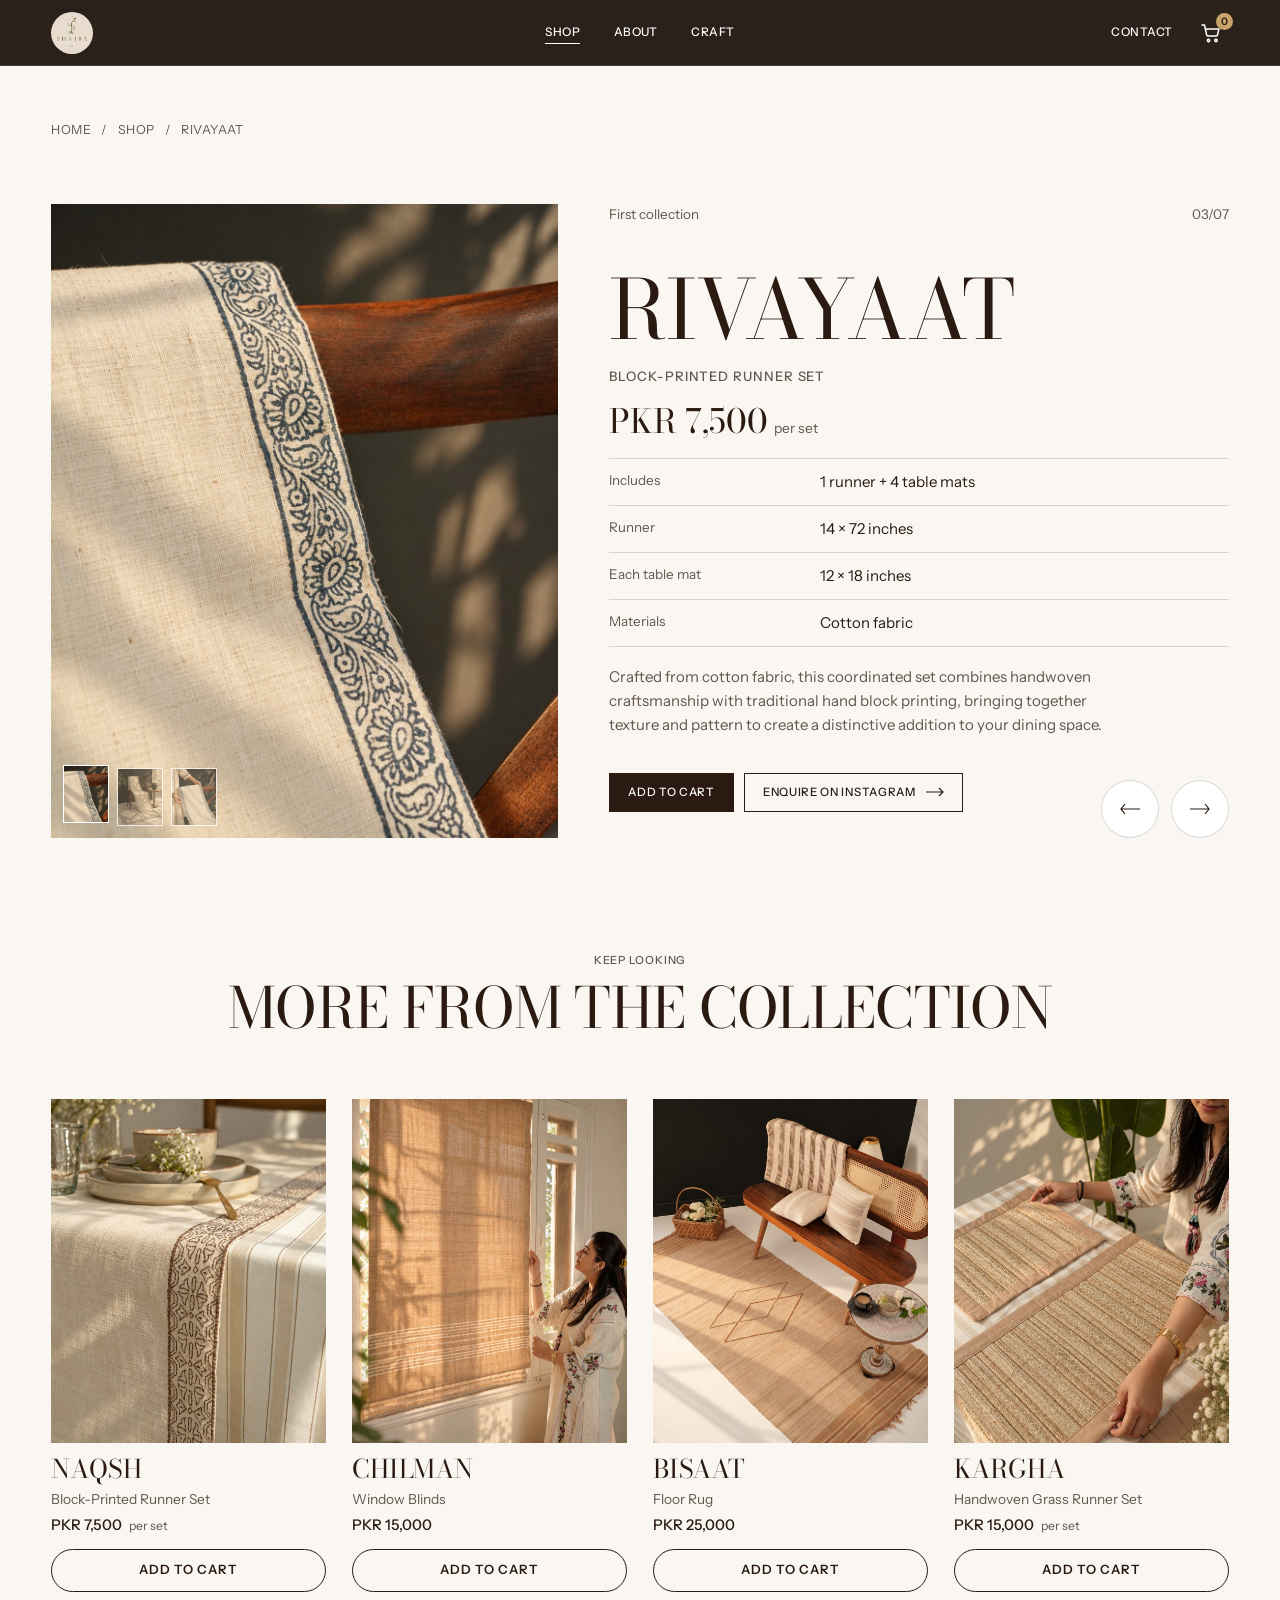
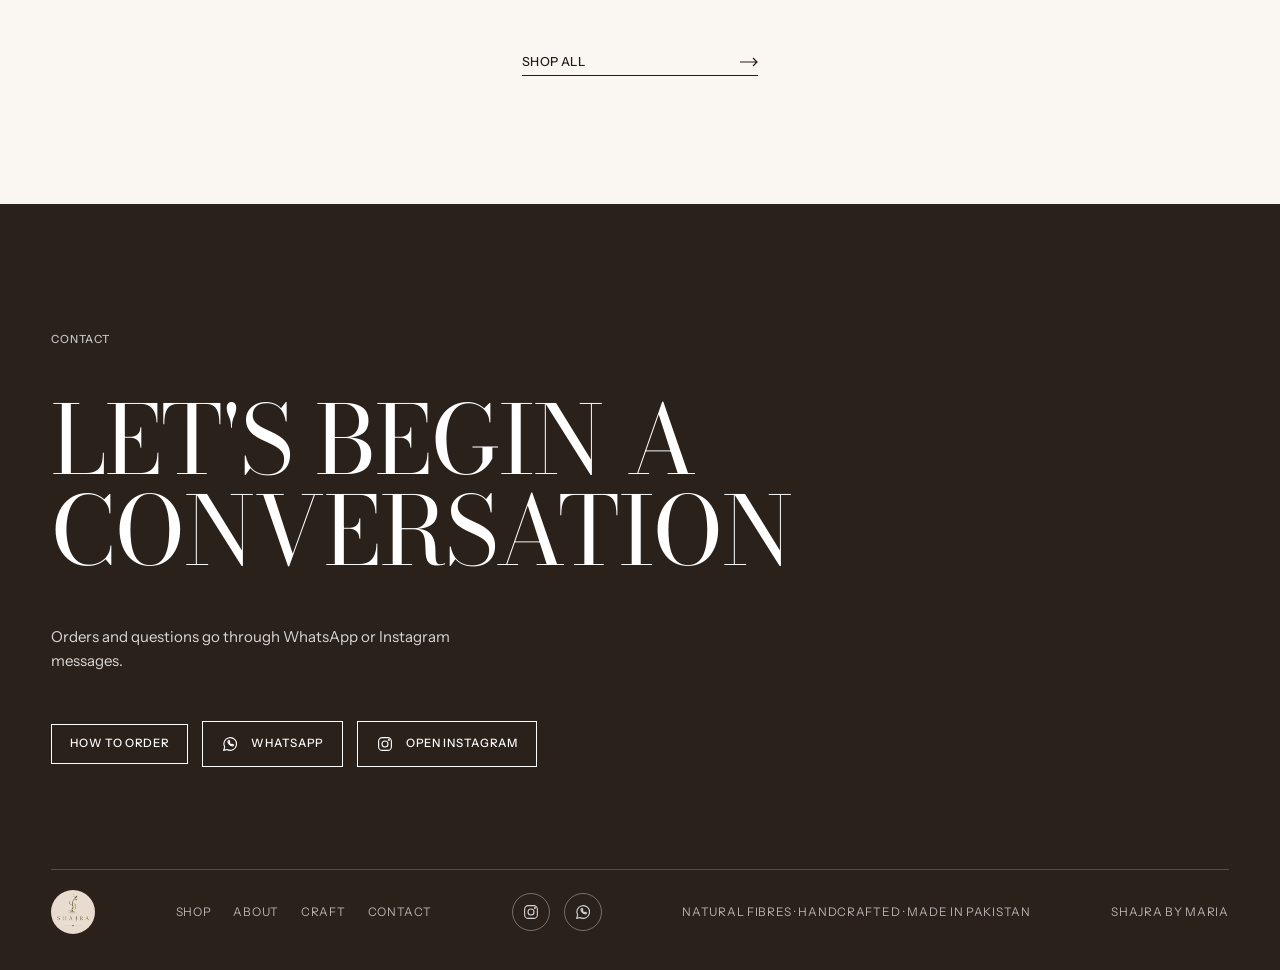
<file: products/rivayaat.html>
<!doctype html>
<html lang="en">
<head>
<meta charset="utf-8">
<meta name="viewport" content="width=device-width, initial-scale=1, viewport-fit=cover">
<title>Rivayaat | Block-Printed Runner Set | Shajra by Maria</title>
<meta name="description" content="Rivayaat: Crafted from cotton fabric, this coordinated set combines handwoven craftsmanship with traditional hand block printing, bringing together texture and pattern to create a distinctive addition to your dining space. PKR 7,500 per set.">
<meta name="theme-color" content="#2b211b">
<meta property="og:title" content="Rivayaat | Block-Printed Runner Set | Shajra by Maria">
<meta property="og:description" content="Rivayaat: Crafted from cotton fabric, this coordinated set combines handwoven craftsmanship with traditional hand block printing, bringing together texture and pattern to create a distinctive addition to your dining space. PKR 7,500 per set.">
<meta property="og:type" content="website">
<link rel="icon" href="../img/pfp.jpg">
<link rel="stylesheet" href="https://fonts.googleapis.com/css2?family=Bodoni+Moda:opsz,wght@6..96,400;6..96,500&family=Instrument+Sans:wght@400;500;600&display=swap">
<link rel="stylesheet" href="../css/style.css">
</head>
<body data-nav=solid>

<header class="nav" id="nav">
  <a class="nb" href="../index.html" aria-label="Shajra, home"><img src="../img/logo.jpg" alt="Shajra"></a>
  <nav class="nl" aria-label="Main"><a href="../shop.html" aria-current="page">Shop</a><a href="../about.html">About</a><a href="../craft.html">Craft</a></nav>
  <div class="nr">
    <a class="nc" href="../contact.html">Contact</a>
    <button class="cartb" type="button" data-cart-open aria-label="Open cart"><svg viewBox="0 0 24 24" fill="none" stroke="currentColor" stroke-width="1.5" stroke-linecap="round" stroke-linejoin="round"><path d="M3 4h2.5l2.2 10.2a1 1 0 0 0 1 .8h8.6a1 1 0 0 0 1-.8L20 8H6.2"/><circle cx="9.5" cy="19.5" r="1.2"/><circle cx="17" cy="19.5" r="1.2"/></svg><b class="cartn" data-cart-count>0</b></button>
    <button class="nm" id="menuBtn" type="button" aria-expanded="false" aria-controls="menu">Menu</button>
  </div>
</header>
<div class="menu" id="menu" hidden>
  <button type="button" id="menuClose">Close</button>
  <a href="../index.html">Home</a><a href="../shop.html" aria-current="page">Shop</a><a href="../about.html">About</a><a href="../craft.html">Craft</a><a href="../contact.html">Contact</a>
</div>

<main>
<section class="sec pp">
  <div class="col-wrap">
    <nav class="crumbs" aria-label="Breadcrumb"><a href="../index.html">Home</a><span>/</span><a href="../shop.html">Shop</a><span>/</span><span aria-current="page">RIVAYAAT</span></nav>
    <div class="pd">
      <div class="pimg"><img id="mainImg" src="../img/p/rivayaat-1.jpg" alt="Rivayaat, block-printed runner set"><div class="thumbs" id="thumbs"><button type="button" data-src="../img/p/rivayaat-1.jpg" aria-label="Photo 1" aria-current="true"><img src="../img/p/rivayaat-1.jpg" alt=""></button><button type="button" data-src="../img/p/rivayaat-2.jpg" aria-label="Photo 2" aria-current="false"><img src="../img/p/rivayaat-2.jpg" alt=""></button><button type="button" data-src="../img/p/rivayaat-3.jpg" aria-label="Photo 3" aria-current="false"><img src="../img/p/rivayaat-3.jpg" alt=""></button></div></div>
      <div class="pr">
        <div class="meta"><span>First collection</span><span>03/07</span></div>
        <div class="pbody">
          <h1 class="dsp pname">RIVAYAAT</h1>
          <span class="ptype">Block-Printed Runner Set</span>
          <p class="price">PKR 7,500<small>per set</small></p>
          <dl class="spec"><div><dt>Includes</dt><dd>1 runner + 4 table mats</dd></div><div><dt>Runner</dt><dd>14 × 72 inches</dd></div><div><dt>Each table mat</dt><dd>12 × 18 inches</dd></div><div><dt>Materials</dt><dd>Cotton fabric</dd></div></dl>
          <p class="pdesc">Crafted from cotton fabric, this coordinated set combines handwoven craftsmanship with traditional hand block printing, bringing together texture and pattern to create a distinctive addition to your dining space.</p>
          
        </div>
        <div class="psb">
          <div class="enq"><div class="btnrow"><button class="bt solid" type="button" data-add="rivayaat" data-n="RIVAYAAT" data-t="Block-Printed Runner Set" data-price="7500" data-unit="per set" data-img="img/p/rivayaat-1.jpg">Add to cart</button><a class="bt" id="enq" data-msg="Hello Shajra, I would like to enquire about RIVAYAAT (Block-Printed Runner Set)." data-name="RIVAYAAT" href="https://ig.me/m/shajrabymaria" target="_blank" rel="noopener">Enquire on Instagram <svg viewBox="0 0 18 10" fill="none" stroke="currentColor" stroke-width="1.2"><path d="M0 5h17M13 1l4 4-4 4"/></svg></a></div><span class="enq-note" id="enqNote" aria-live="polite"></span></div>
          <div class="arrows"><a class="cir" href="baft.html" aria-label="Previous product: Baft"><svg viewBox="0 0 20 12" fill="none" stroke="currentColor" stroke-width="1.2"><path d="M20 6H1M5 1L1 6l4 5"/></svg></a><a class="cir" href="naqsh.html" aria-label="Next product: Naqsh"><svg viewBox="0 0 20 12" fill="none" stroke="currentColor" stroke-width="1.2"><path d="M0 6h19M15 1l4 5-4 5"/></svg></a></div>
        </div>
      </div>
    </div>
    <div class="center" style="margin-top:clamp(24px,4vw,56px)"><span class="eb">Keep looking</span><h2 class="dsp" style="font-size:clamp(2rem,4.4vw,3.6rem)">More from the collection</h2></div>
    <div class="pgrid"><article class="pcard" data-cat="Runner sets" data-price="7500" data-name="NAQSH" data-order="3">
  <a class="pclink" href="../products/naqsh.html">
    <div class="pcimg"><img src="../img/p/naqsh-1.jpg" alt="Naqsh, block-printed runner set" loading="lazy"><img class="alt" src="../img/p/naqsh-2.jpg" alt="" loading="lazy"></div>
    <div class="pcinfo"><h3>NAQSH</h3><span class="pct">Block-Printed Runner Set</span><span class="pcp">PKR 7,500 <small>per set</small></span></div>
  </a>
  <button class="addbtn" type="button" data-add="naqsh" data-n="NAQSH" data-t="Block-Printed Runner Set" data-price="7500" data-unit="per set" data-img="img/p/naqsh-1.jpg">Add to cart</button>
</article>
<article class="pcard" data-cat="Blinds" data-price="15000" data-name="CHILMAN" data-order="4">
  <a class="pclink" href="../products/chilman.html">
    <div class="pcimg"><img src="../img/p/chilman-1.jpg" alt="Chilman, window blinds" loading="lazy"><img class="alt" src="../img/p/chilman-2.jpg" alt="" loading="lazy"></div>
    <div class="pcinfo"><h3>CHILMAN</h3><span class="pct">Window Blinds</span><span class="pcp">PKR 15,000</span></div>
  </a>
  <button class="addbtn" type="button" data-add="chilman" data-n="CHILMAN" data-t="Window Blinds" data-price="15000" data-unit="" data-img="img/p/chilman-1.jpg">Add to cart</button>
</article>
<article class="pcard" data-cat="Rugs" data-price="25000" data-name="BISAAT" data-order="5">
  <a class="pclink" href="../products/bisaat.html">
    <div class="pcimg"><img src="../img/p/bisaat-1.jpg" alt="Bisaat, floor rug" loading="lazy"><img class="alt" src="../img/p/bisaat-2.jpg" alt="" loading="lazy"></div>
    <div class="pcinfo"><h3>BISAAT</h3><span class="pct">Floor Rug</span><span class="pcp">PKR 25,000</span></div>
  </a>
  <button class="addbtn" type="button" data-add="bisaat" data-n="BISAAT" data-t="Floor Rug" data-price="25000" data-unit="" data-img="img/p/bisaat-1.jpg">Add to cart</button>
</article>
<article class="pcard" data-cat="Runner sets" data-price="15000" data-name="KARGHA" data-order="6">
  <a class="pclink" href="../products/kargha.html">
    <div class="pcimg"><img src="../img/p/kargha-1.jpg" alt="Kargha, handwoven grass runner set" loading="lazy"><img class="alt" src="../img/p/kargha-2.jpg" alt="" loading="lazy"></div>
    <div class="pcinfo"><h3>KARGHA</h3><span class="pct">Handwoven Grass Runner Set</span><span class="pcp">PKR 15,000 <small>per set</small></span></div>
  </a>
  <button class="addbtn" type="button" data-add="kargha" data-n="KARGHA" data-t="Handwoven Grass Runner Set" data-price="15000" data-unit="per set" data-img="img/p/kargha-1.jpg">Add to cart</button>
</article></div>
    <div class="center"><a class="lk" href="../shop.html">Shop all <svg viewBox="0 0 18 10" fill="none" stroke="currentColor" stroke-width="1.2"><path d="M0 5h17M13 1l4 4-4 4"/></svg></a></div>
  </div>
  <script type="application/ld+json">{"@context": "https://schema.org", "@type": "Product", "name": "RIVAYAAT Block-Printed Runner Set", "description": "Crafted from cotton fabric, this coordinated set combines handwoven craftsmanship with traditional hand block printing, bringing together texture and pattern to create a distinctive addition to your dining space.", "image": ["img/p/rivayaat-1.jpg", "img/p/rivayaat-2.jpg", "img/p/rivayaat-3.jpg"], "brand": {"@type": "Brand", "name": "Shajra by Maria"}, "offers": {"@type": "Offer", "priceCurrency": "PKR", "price": "7500"}}</script>
</section>
</main>

<footer class="contact" id="contact">
  <div class="ct">
    <span class="eb w">Contact</span>
    <h2 class="dsp">Let's begin a Conversation</h2>
    <p>Orders and questions go through WhatsApp or Instagram messages.</p>
    <div class="handle"><a class="bt on-dark" href="../contact.html">How to order</a><a class="bt on-dark" href="https://wa.me/923144778804" target="_blank" rel="noopener"><svg class="ico" viewBox="0 0 24 24" fill="none" stroke="currentColor" stroke-width="1.5" stroke-linecap="round" stroke-linejoin="round" aria-hidden="true"><path d="M3.5 20.5l1.4-4.3A8.5 8.5 0 1 1 8 19.3l-4.5 1.2z"/><path d="M9.2 8.3c-.3 1.9 2.7 6 6.4 6.4l1.3-1.5-2.2-1-1 .8c-1.2-.5-2.2-1.5-2.7-2.7l.8-1-1-2.2-1.6 1.2z"/></svg>WhatsApp</a><a class="bt on-dark" href="https://www.instagram.com/shajrabymaria/" target="_blank" rel="noopener"><svg class="ico" viewBox="0 0 24 24" fill="none" stroke="currentColor" stroke-width="1.5" stroke-linecap="round" stroke-linejoin="round" aria-hidden="true"><rect x="3.5" y="3.5" width="17" height="17" rx="5"/><circle cx="12" cy="12" r="4"/><circle cx="17.2" cy="6.8" r=".6" fill="currentColor"/></svg>Open Instagram</a></div>
  </div>
  <div class="cfoot"><img src="../img/logo.jpg" alt="Shajra"><nav class="flinks" aria-label="Footer"><a href="../shop.html">Shop</a><a href="../about.html">About</a><a href="../craft.html">Craft</a><a href="../contact.html">Contact</a></nav><div class="social"><a href="https://www.instagram.com/shajrabymaria/" target="_blank" rel="noopener" aria-label="Instagram"><svg class="ico" viewBox="0 0 24 24" fill="none" stroke="currentColor" stroke-width="1.5" stroke-linecap="round" stroke-linejoin="round" aria-hidden="true"><rect x="3.5" y="3.5" width="17" height="17" rx="5"/><circle cx="12" cy="12" r="4"/><circle cx="17.2" cy="6.8" r=".6" fill="currentColor"/></svg></a><a href="https://wa.me/923144778804" target="_blank" rel="noopener" aria-label="WhatsApp"><svg class="ico" viewBox="0 0 24 24" fill="none" stroke="currentColor" stroke-width="1.5" stroke-linecap="round" stroke-linejoin="round" aria-hidden="true"><path d="M3.5 20.5l1.4-4.3A8.5 8.5 0 1 1 8 19.3l-4.5 1.2z"/><path d="M9.2 8.3c-.3 1.9 2.7 6 6.4 6.4l1.3-1.5-2.2-1-1 .8c-1.2-.5-2.2-1.5-2.7-2.7l.8-1-1-2.2-1.6 1.2z"/></svg></a></div><span>Natural fibres · Handcrafted · Made in Pakistan</span><span>Shajra by Maria</span></div>
</footer>

<script src="../js/common.js"></script>
<script src="../js/cart.js"></script>
<script src="../js/product.js"></script>

</body>
</html>
</file>
<file: css/style.css>
body{margin:0}
/* Layout: mocha photo sections alternate with white card sections. Huge staggered serif headlines with one swash capital,
   thin rules, small uppercase sans and white cards, in the manner of a boutique studio site. Single look by choice. */
:root{
  --mocha:#3b2e26; --mocha-d:#2b211b; --taupe:#cdbfb1; --taupe-l:#e4dacf; --paper:#faf7f3; --white:#ffffff;
  --ink:#2a1a12; --ink2:#62564d; --line:rgba(42,26,18,.16); --gold:#c9a46a; --rust:#b3563a;
  --sans:"Instrument Sans","Segoe UI",system-ui,sans-serif;
  --serif:"Bodoni Moda","Didot","Bodoni MT","Times New Roman",serif;
  --pad:clamp(16px,4vw,56px);
  color-scheme:light;
}
*{box-sizing:border-box}
html{scroll-behavior:smooth}
body{margin:0;background:var(--paper);color:var(--ink);font:400 .94rem/1.6 var(--sans);-webkit-font-smoothing:antialiased}
img{display:block;max-width:100%}
a{color:inherit}
h1,h2,h3,p{margin:0}
:focus-visible{outline:2px solid var(--gold);outline-offset:3px}
[hidden]{display:none!important}
.vh{position:absolute;width:1px;height:1px;overflow:hidden;clip:rect(0 0 0 0);white-space:nowrap}
.dsp{font-family:var(--serif);font-weight:400;font-optical-sizing:none;font-variation-settings:"opsz" 22;text-transform:uppercase;letter-spacing:-.012em;line-height:.96;text-wrap:balance}
.sw{font:inherit;letter-spacing:inherit}
h2.dsp{font-size:clamp(2.3rem,5.6vw,4.9rem)}
.eb{display:block;font:500 .7rem/1.3 var(--sans);letter-spacing:.07em;text-transform:uppercase;color:var(--ink2)}
.eb.w{color:rgba(255,255,255,.72)}
.sec{padding:clamp(72px,10vw,140px) var(--pad)}
.dark{background:var(--mocha-d);color:#fff;position:relative;overflow:hidden;isolation:isolate}
.center{text-align:center;display:grid;gap:14px;justify-items:center}
.lk{display:flex;justify-content:space-between;align-items:center;gap:30px;width:min(236px,100%);border-bottom:1px solid currentColor;padding-bottom:7px;font:500 .78rem/1 var(--sans);letter-spacing:.03em;text-transform:uppercase;text-decoration:none;color:inherit;transition:gap .3s,opacity .2s}
.lk:hover{gap:40px}
.lk svg,.bt svg{width:18px;height:10px;flex:none}
.bt{display:inline-flex;align-items:center;gap:10px;font:500 .72rem/1 var(--sans);letter-spacing:.06em;text-transform:uppercase;padding:13px 18px;border:1px solid currentColor;background:none;color:inherit;cursor:pointer;text-decoration:none;transition:background .2s,color .2s}
.bt:hover{background:var(--ink);color:#fff;border-color:var(--ink)}
.dark .bt:hover,.bt.on-dark:hover{background:#fff;color:var(--mocha-d);border-color:#fff}
.bt[aria-pressed="true"]{background:var(--ink);color:#fff;border-color:var(--ink)}
.cir{width:58px;height:58px;border-radius:50%;border:1px solid var(--line);background:#fff;color:var(--ink);cursor:pointer;display:grid;place-items:center;transition:background .2s,color .2s,border-color .2s}
.cir:hover{background:var(--ink);color:#fff;border-color:var(--ink)}
.cir svg{width:20px;height:12px}

/* ---------- nav ---------- */
.nav{position:fixed;inset:0 0 auto 0;z-index:40;height:66px;display:grid;grid-template-columns:1fr auto 1fr;align-items:center;padding:0 var(--pad);color:#fff;border-bottom:1px solid rgba(255,255,255,.55);transition:background .3s,border-color .3s}
.nav.solid{background:var(--mocha-d);border-bottom-color:rgba(255,255,255,.1)}
.nb{justify-self:start;display:block;line-height:0}
.nb img{width:42px;height:42px;border-radius:50%}
.nl{display:flex;gap:clamp(18px,2.6vw,40px)}
.nl a,.nc{font:500 .74rem/1 var(--sans);letter-spacing:.04em;text-transform:uppercase;color:#fff;text-decoration:none;padding-block:6px;background:linear-gradient(currentColor,currentColor) 0 100%/0 1px no-repeat;transition:background-size .3s}
.nl a:hover,.nc:hover{background-size:100% 1px}
.nc{justify-self:end}
.nm{display:none;justify-self:end;background:none;border:0;color:#fff;font:500 .74rem/1 var(--sans);letter-spacing:.04em;text-transform:uppercase;cursor:pointer;padding:10px 0}
.menu{position:fixed;inset:0;z-index:50;background:var(--mocha-d);color:#fff;display:flex;flex-direction:column;justify-content:center;gap:6px;padding:var(--pad)}
.menu a{font:400 clamp(2rem,9vw,3.4rem)/1.15 var(--serif);font-variation-settings:"opsz" 22;text-transform:uppercase;text-decoration:none}
.menu button{position:absolute;top:22px;right:var(--pad);background:none;border:0;color:#fff;font:500 .74rem/1 var(--sans);letter-spacing:.04em;text-transform:uppercase;cursor:pointer}
@media (max-width:900px){.nav{grid-template-columns:1fr auto}.nl,.nc{display:none}.nm{display:block}}

/* ---------- hero ---------- */
.hero{position:relative;min-height:clamp(660px,96vh,960px);display:flex;color:#fff;overflow:hidden;background:var(--mocha-d)}
.hero>canvas{position:absolute;inset:0;width:100%;height:100%}
.hero::after{content:"";position:absolute;inset:0;pointer-events:none;background:linear-gradient(180deg,rgba(43,33,27,.8),rgba(59,46,38,.62) 38%,rgba(43,33,27,.86))}
.hero-in{position:relative;z-index:2;width:100%;display:flex;flex-direction:column;padding:108px var(--pad) clamp(40px,6vw,72px)}
.toprow{display:flex;align-items:center;gap:18px;flex-wrap:wrap;margin-bottom:auto}
.seal{width:clamp(84px,9vw,112px);height:clamp(84px,9vw,112px);border-radius:50%;box-shadow:0 0 0 1px rgba(255,255,255,.5),0 0 0 8px rgba(255,255,255,.08)}
.soon{display:inline-flex;align-items:center;gap:10px;font:500 .72rem/1 var(--sans);letter-spacing:.07em;text-transform:uppercase;color:#fff;text-decoration:none;border:1px solid rgba(255,255,255,.55);padding:10px 14px;border-radius:99px}
.soon i{width:7px;height:7px;border-radius:50%;background:var(--gold);animation:pulse 2s ease-in-out infinite}
@keyframes pulse{50%{transform:scale(1.8);opacity:.4}}
.hl{margin-top:clamp(48px,9vh,110px);font-size:clamp(3.3rem,9.4vw,9.4rem)}
.hl>span{display:block;animation:rise 1s cubic-bezier(.2,.7,.2,1) both}
.hl .l1{margin-left:clamp(0px,7vw,110px)}
.hl .l2{margin-left:clamp(14px,36vw,560px);animation-delay:.12s}
.hl .l3{margin-left:clamp(28px,44vw,700px);animation-delay:.24s}
@keyframes rise{from{opacity:0;transform:translateY(34px)}}
.hbot{margin:clamp(24px,3.4vw,40px) 0 0 clamp(28px,44vw,700px);display:grid;gap:30px;max-width:270px;animation:rise 1s .4s cubic-bezier(.2,.7,.2,1) both}
.hbot p{font-size:.88rem;line-height:1.55;color:rgba(255,255,255,.92)}
@media (max-width:700px){.hl .l1{margin-left:0}.hl .l2{margin-left:9vw}.hl .l3{margin-left:18vw}.hbot{margin-left:0;max-width:300px}}

/* ---------- about ---------- */
.about{display:grid;grid-template-columns:minmax(0,1fr) minmax(0,1.05fr);gap:clamp(32px,6vw,96px);align-items:center;max-width:1320px;margin-inline:auto}
.about .tx{display:grid;gap:22px;justify-items:start}
.about h2{font-size:clamp(2.3rem,5vw,4.3rem)}
.about p{max-width:46ch;color:var(--ink2)}
.collage{position:relative;padding-right:22%}
.collage .a{aspect-ratio:4/5;overflow:hidden;background:var(--taupe-l)}
.collage .b{position:absolute;right:0;top:-8%;width:42%;aspect-ratio:4/5;overflow:hidden;background:var(--taupe-l);border:10px solid var(--paper)}
.collage img{width:100%;height:100%;object-fit:cover}
@media (max-width:820px){.about{grid-template-columns:minmax(0,1fr)}.collage{margin-top:36px}}

/* ---------- approach ---------- */
.ap{padding-block:clamp(72px,9vw,120px)}
.apbg{position:absolute;inset:-40px;z-index:-2;background-size:cover;background-position:center;filter:blur(16px) brightness(.42);opacity:0;transition:opacity .8s}
.apbg.on{opacity:1}
.ap-in{display:grid;gap:clamp(28px,4vw,48px);justify-items:center;text-align:center}
.apmain{display:grid;grid-template-columns:1fr auto 1fr;align-items:center;gap:20px;width:100%}
.apmain .side{background:none;border:0;color:rgba(255,255,255,.85);font:400 .82rem/1 var(--sans);cursor:pointer;padding:12px;justify-self:start}
.apmain .side.r{justify-self:end}
.apmain .side:hover{color:#fff;text-decoration:underline}
.apc{background:#fff;color:var(--ink);width:min(360px,calc(100vw - 2*var(--pad)));padding:22px 22px 26px;display:grid;gap:16px;text-align:center;box-shadow:0 30px 60px -30px rgba(0,0,0,.7)}
.apc .n{font-size:.76rem;color:var(--ink2)}
.apc .im{aspect-ratio:4/3;overflow:hidden;background:var(--taupe-l)}
.apc img{width:100%;height:100%;object-fit:cover;transition:opacity .35s}
.apc h3{font:500 1.06rem/1.2 var(--sans);text-transform:uppercase;letter-spacing:.01em}
.apc p{color:var(--ink2);font-size:.9rem;max-width:30ch;margin-inline:auto}
.dots{display:flex;gap:10px}
.dots button{width:34px;height:2px;border:0;background:rgba(255,255,255,.3);cursor:pointer;padding:0;position:relative}
.dots button::after{content:"";position:absolute;inset:-12px 0}
.dots button[aria-current="true"]{background:#fff}
@media (max-width:760px){.apmain{grid-template-columns:1fr 1fr;grid-template-areas:"c c" "p n"}.apc{grid-area:c;justify-self:center}.apmain .side.l{grid-area:p}.apmain .side.r{grid-area:n}}

/* ---------- collection ---------- */
.col-wrap{max-width:1320px;margin-inline:auto;display:grid;gap:clamp(32px,5vw,64px)}
.pd{display:grid;grid-template-columns:minmax(0,.9fr) minmax(0,1.1fr);gap:clamp(24px,4vw,64px);align-items:stretch}
.pimg{position:relative;aspect-ratio:4/5;background:var(--taupe-l);overflow:hidden;display:grid;place-items:center}
.pimg img{position:absolute;inset:0;width:100%;height:100%;object-fit:cover}
.thumbs{position:absolute;left:12px;right:12px;bottom:12px;display:flex;gap:8px;z-index:2}
.thumbs button{width:46px;height:58px;padding:0;border:1px solid rgba(255,255,255,.7);background:#fff;cursor:pointer;opacity:.7;overflow:hidden;transition:opacity .2s,transform .2s}
.thumbs button img{position:static;width:100%;height:100%;object-fit:cover;display:block}
.thumbs button[aria-current=true],.thumbs button:hover{opacity:1;border-color:#fff;transform:translateY(-3px)}
.ph{display:grid;gap:12px;text-align:center;padding:20px;color:rgba(42,26,18,.38)}
.ph b{font:400 clamp(2.4rem,6vw,4.6rem)/1 var(--serif);font-variation-settings:"opsz" 22;letter-spacing:-.01em}
.ph span{font:500 .7rem/1 var(--sans);letter-spacing:.08em;text-transform:uppercase}
.pr{display:grid;grid-template-rows:auto 1fr auto;gap:22px;min-width:0}
.pbody{display:grid;gap:18px;align-content:start;padding-top:clamp(0px,2vw,24px)}
@keyframes fadein{from{opacity:0;transform:translateY(10px)}}
.pname{font-size:clamp(2.8rem,6.4vw,5.4rem)}
.ptype{font:500 .82rem/1.3 var(--sans);letter-spacing:.07em;text-transform:uppercase;color:var(--ink2)}
.price{font:400 clamp(1.6rem,2.6vw,2.2rem)/1.1 var(--serif);font-variation-settings:"opsz" 22}
.price small{font:400 .86rem/1 var(--sans);color:var(--ink2);margin-left:6px}
.spec{margin:0;display:grid;border-top:1px solid var(--line)}
.spec div{display:grid;grid-template-columns:minmax(110px,32%) minmax(0,1fr);gap:12px;padding:11px 0;border-bottom:1px solid var(--line)}
.spec dt{color:var(--ink2);font-size:.84rem}
.spec dd{margin:0}
.pdesc{max-width:52ch;color:var(--ink2)}
.cust{display:grid;gap:6px;border:1px solid var(--line);padding:14px 16px;max-width:52ch;font-size:.88rem;color:var(--ink2)}
.cust b{font:600 .68rem/1 var(--sans);letter-spacing:.08em;text-transform:uppercase;color:var(--ink)}
.enq{display:grid;gap:10px;justify-items:start}
.enq-note{font-size:.8rem;color:var(--ink2);min-height:1.2em}
.mats{font-size:.8rem;letter-spacing:.04em;text-transform:uppercase;color:var(--ink2);text-align:center}
.mats span{color:var(--ink);font-weight:600;margin-right:8px}
@media (max-width:820px){.pd{grid-template-columns:minmax(0,1fr)}}

/* ---------- cloth ---------- */
.cl .bgimg{position:absolute;inset:-30px;z-index:-2;background:url(img/p04.jpg) center/cover;filter:blur(10px) brightness(.36)}
.cl-in{display:grid;grid-template-columns:minmax(0,.8fr) minmax(0,1.2fr);gap:clamp(32px,5vw,80px);align-items:start;max-width:1320px;margin-inline:auto}
.cl-l{display:grid;gap:24px;justify-items:start;position:sticky;top:110px}
.cl-l h2{font-size:clamp(2.3rem,4.8vw,4.3rem)}
.cl-l p{max-width:34ch;color:rgba(255,255,255,.85)}
.cl-g{display:grid;grid-template-columns:repeat(2,minmax(0,1fr));gap:clamp(12px,1.6vw,22px)}
.cl-g .cc:nth-child(even){transform:translateY(clamp(28px,5vw,72px))}
.cc{background:#f1ece5;color:var(--ink);padding:14px 14px 18px;display:grid;gap:12px;align-content:start;text-decoration:none}
.cc .no{font-size:.72rem;color:var(--ink2)}
.cc .im{aspect-ratio:4/5;overflow:hidden;background:var(--taupe-l)}
.cc img{width:100%;height:100%;object-fit:cover;transition:transform .9s}
.cc:hover img{transform:scale(1.06)}
.cc h3{font:500 .92rem/1.2 var(--sans);text-transform:uppercase}
@media (max-width:820px){.cl-in{grid-template-columns:minmax(0,1fr)}.cl-l{position:static}.cl-g{margin-bottom:60px}}

/* ---------- launch slider ---------- */
.ps-wrap{max-width:1320px;margin-inline:auto;display:grid;gap:clamp(32px,5vw,64px)}
.ps{display:grid;grid-template-columns:minmax(0,.95fr) minmax(0,1.05fr);gap:clamp(20px,3vw,44px);align-items:stretch}
.ps-img{aspect-ratio:1/1.02;overflow:hidden;background:var(--taupe-l)}
.ps-img img{width:100%;height:100%;object-fit:cover;transition:opacity .35s}
.ps-r{display:grid;grid-template-rows:auto 1fr auto;gap:22px;min-width:0}
.meta{display:flex;justify-content:space-between;color:var(--ink2);font-size:.84rem}
.mid{display:grid;grid-template-columns:minmax(0,1fr) minmax(120px,36%);gap:clamp(16px,3vw,40px);align-content:start;padding-top:clamp(0px,3vw,36px)}
.mid .t{display:grid;gap:14px;align-content:start}
.mid h3{font:400 clamp(1.5rem,2.5vw,2.1rem)/1.1 var(--serif);font-variation-settings:"opsz" 22;text-transform:uppercase}
.mid p{color:var(--ink2);max-width:36ch}
.nx{display:grid;gap:12px;align-content:start;color:var(--ink2);font-size:.84rem}
.nx .im{aspect-ratio:3/4;overflow:hidden;background:var(--taupe-l)}
.nx img{width:100%;height:100%;object-fit:cover}
.psb{display:flex;justify-content:space-between;align-items:flex-end;gap:20px;flex-wrap:wrap}
.psb .lk{width:auto;min-width:200px}
.arrows{display:flex;gap:12px}
@media (max-width:820px){.ps{grid-template-columns:minmax(0,1fr)}.ps-img{aspect-ratio:4/4.4}.mid{grid-template-columns:minmax(0,1fr) minmax(100px,34%)}}

/* ---------- loom ---------- */
.band{background:var(--taupe)}
.loom{display:grid;grid-template-columns:minmax(0,1.5fr) minmax(0,1fr);gap:clamp(24px,4vw,64px);align-items:start;max-width:1320px;margin-inline:auto}
.loom-frame{min-width:0;background:#fff;padding:clamp(10px,1.4vw,18px);box-shadow:0 30px 50px -34px rgba(42,26,18,.5)}
#loomCanvas{display:block;width:100%;height:clamp(260px,40vw,420px);background:var(--taupe-l)}
.loom-cap{margin-top:14px;font-size:.84rem;color:var(--ink2)}
.controls{display:grid;gap:28px;min-width:0}
.ctl{display:grid;gap:12px}
.seg{display:flex;flex-wrap:wrap;gap:8px}
.yarns{display:flex;flex-wrap:wrap;gap:10px}
.yarns button{width:34px;height:34px;border-radius:50%;border:1px solid rgba(42,26,18,.35);cursor:pointer;padding:0;background:var(--c)}
.yarns button[aria-pressed="true"]{box-shadow:0 0 0 3px var(--taupe),0 0 0 4px var(--ink)}
@media (max-width:820px){.loom{grid-template-columns:minmax(0,1fr)}}

/* ---------- cloth on the line ---------- */
.line{display:grid;grid-template-columns:repeat(3,minmax(0,1fr));gap:clamp(8px,2.5vw,36px);border-top:2px solid rgba(255,255,255,.6);margin:clamp(28px,4vw,52px) auto;max-width:1320px}
.line canvas{display:block;width:100%;aspect-ratio:3/4}
.reels{display:grid;grid-template-columns:repeat(auto-fit,minmax(200px,1fr));gap:18px;margin-bottom:32px;max-width:1320px;margin-inline:auto}
.reels video{display:block;width:100%;aspect-ratio:9/16;object-fit:cover;background:var(--mocha)}
.line-h{max-width:1320px;margin-inline:auto;display:grid;gap:14px;justify-items:start}

/* ---------- hands ---------- */
.hands-card{width:min(720px,100%);margin-inline:auto;background:#fff;padding:clamp(10px,1.6vw,22px);box-shadow:0 30px 60px -40px rgba(42,26,18,.55)}
.hands-card canvas{display:block;width:100%;height:auto}
.hands-card figcaption{padding:12px 4px 2px;font-size:.78rem;color:var(--ink2);display:flex;justify-content:space-between}

/* ---------- crossword ---------- */
.cross{display:grid;grid-template-columns:minmax(0,1.15fr) minmax(0,.85fr);gap:clamp(28px,5vw,80px);align-items:start;max-width:1320px;margin-inline:auto}
.grid{display:grid;grid-template-columns:repeat(12,minmax(0,1fr));max-width:600px;min-width:0}
.cell{position:relative;aspect-ratio:1;margin:0 -1px -1px 0;border:1px solid var(--mocha);background:#fff}
.cell.on{background:var(--taupe-l)}
.cell.wrong{background:#efc9bb}
.cell b{position:absolute;top:1px;left:3px;font:500 .56rem/1.2 var(--sans);color:var(--ink2);pointer-events:none}
.cell input{position:absolute;inset:0;width:100%;height:100%;border:0;background:transparent;text-align:center;text-transform:uppercase;padding:6% 0 0;font:500 1rem/1 var(--serif);color:var(--ink);caret-color:var(--rust);border-radius:0}
.cell input:focus{outline:2px solid var(--rust);outline-offset:-2px}
@media (min-width:700px){.cell input{font-size:1.35rem}}
.clues{display:grid;gap:26px;min-width:0}
.clues h3{font:600 .72rem/1 var(--sans);letter-spacing:.07em;text-transform:uppercase;color:var(--ink2);margin-bottom:10px}
.clues ol{list-style:none;margin:0;padding:0;display:grid;gap:4px}
.clues button{all:unset;cursor:pointer;display:grid;grid-template-columns:1.8em minmax(0,1fr);padding:7px 8px;margin-inline:-8px;font:400 .94rem/1.45 var(--sans)}
.clues button.on{background:rgba(255,255,255,.7)}
.clues button:focus-visible{outline:2px solid var(--gold)}
.status{min-height:1.6em;font:400 clamp(1.1rem,1.8vw,1.4rem)/1.3 var(--serif);font-variation-settings:"opsz" 22;color:var(--ink)}
.status.bad{color:var(--rust)}
.cbtns{display:flex;flex-wrap:wrap;gap:10px;margin-top:22px}
@media (max-width:820px){.cross{grid-template-columns:minmax(0,1fr)}}

/* ---------- journal ---------- */
.jr{display:grid;grid-template-columns:repeat(4,minmax(0,1fr));gap:28px clamp(14px,2vw,28px);align-items:start;max-width:1320px;margin:clamp(36px,5vw,64px) auto 0}
.jr a{display:grid;gap:12px;text-decoration:none}
.jr .im{overflow:hidden;background:var(--taupe-l);aspect-ratio:4/5}
.jr a:nth-child(4n+2) .im,.jr a:nth-child(4n+3) .im{aspect-ratio:1/1}
.jr a:nth-child(4n+2){margin-top:clamp(0px,4vw,56px)}
.jr a:nth-child(4n+3){margin-top:clamp(0px,9vw,130px)}
.jr a:nth-child(4n+4){margin-top:clamp(0px,2vw,28px)}
.jr img{width:100%;height:100%;object-fit:cover;transition:transform .9s}
.jr a:hover img{transform:scale(1.05)}
.jr span{font:500 .86rem/1.25 var(--sans);text-transform:uppercase;letter-spacing:.01em}
@media (max-width:820px){.jr{grid-template-columns:repeat(2,minmax(0,1fr))}.jr a:nth-child(n){margin-top:0}.jr a:nth-child(even){margin-top:36px}}

/* ---------- contact ---------- */
.contact{background:var(--mocha-d);color:#fff;padding:clamp(72px,10vw,140px) var(--pad) 36px}
.ct{max-width:1320px;margin-inline:auto;display:grid;gap:clamp(28px,4vw,48px);justify-items:start}
.ct h2{font-size:clamp(2.6rem,7.4vw,7rem);max-width:12ch}
.ct p{max-width:40ch;color:rgba(255,255,255,.82)}
.handle{display:flex;flex-wrap:wrap;align-items:center;gap:14px}
.handle code{font:400 1.5rem/1 var(--serif);font-variation-settings:"opsz" 22;letter-spacing:.01em;user-select:all}
.cfoot{max-width:1320px;margin:clamp(56px,8vw,110px) auto 0;padding-top:20px;border-top:1px solid rgba(255,255,255,.2);display:flex;flex-wrap:wrap;gap:14px 30px;align-items:center;justify-content:space-between;font-size:.74rem;letter-spacing:.06em;text-transform:uppercase;color:rgba(255,255,255,.65)}
.cfoot img{width:44px;height:44px;border-radius:50%}
@media (prefers-reduced-motion:reduce){*{animation:none!important;transition:none!important;scroll-behavior:auto!important}}

/* ---------- multi-page additions ---------- */
.nl a[aria-current=page],.nc[aria-current=page]{background-size:100% 1px}
.menu a[aria-current=page]{text-decoration:underline;text-underline-offset:8px;text-decoration-thickness:1px}
.phead{padding:clamp(120px,16vw,190px) var(--pad) clamp(48px,7vw,90px)}
.ph-in{max-width:1320px;margin-inline:auto;display:grid;gap:16px;justify-items:start}
.phead h1{font-size:clamp(2.8rem,7.4vw,6.6rem)}
.phead p{max-width:54ch;color:rgba(255,255,255,.82)}
.flinks{display:flex;gap:6px 22px;flex-wrap:wrap}
.flinks a{text-decoration:none}.flinks a:hover{color:#fff}
.pgrid{display:grid;grid-template-columns:repeat(auto-fill,minmax(min(100%,260px),1fr));gap:clamp(28px,3vw,44px) clamp(16px,2vw,28px)}
.pcard{display:grid;gap:14px;text-decoration:none;color:inherit;align-content:start}
.pcimg{position:relative;aspect-ratio:4/5;overflow:hidden;background:var(--taupe-l)}
.pcimg img{position:absolute;inset:0;width:100%;height:100%;object-fit:cover;transition:opacity .5s ease,transform .8s cubic-bezier(.2,.7,.2,1)}
.pcimg .alt{opacity:0}
.pcard:hover .pcimg .alt,.pcard:focus-visible .pcimg .alt{opacity:1}
.pcard:hover .pcimg img{transform:scale(1.04)}
.pcinfo{display:grid;gap:4px}
.pcinfo h3{font:400 clamp(1.3rem,2vw,1.7rem)/1.1 var(--serif);font-variation-settings:"opsz" 22;text-transform:uppercase;letter-spacing:-.005em}
.pct{color:var(--ink2);font-size:.86rem}
.pcp{font-size:.92rem;font-weight:500}.pcp small{font-weight:400;color:var(--ink2);margin-left:4px}
.count{font-size:.8rem;letter-spacing:.06em;text-transform:uppercase;color:var(--ink2)}
.shop,.pp{padding-top:clamp(40px,6vw,72px)}
.pp{padding-top:clamp(96px,10vw,120px)}
.crumbs{display:flex;gap:10px;flex-wrap:wrap;font-size:.78rem;letter-spacing:.04em;text-transform:uppercase;color:var(--ink2)}
.crumbs a{text-decoration:none}.crumbs a:hover{color:var(--ink);text-decoration:underline}
.arrows a.cir{text-decoration:none}
.pp .pimg{align-self:start}
.steps{display:grid;grid-template-columns:repeat(3,minmax(0,1fr));gap:clamp(20px,3vw,48px)}
.steps div{display:grid;gap:10px;align-content:start;border-top:1px solid var(--line);padding-top:18px}
.steps h3{font:400 clamp(1.4rem,2.2vw,1.9rem)/1.1 var(--serif);font-variation-settings:"opsz" 22;text-transform:uppercase}
.steps p{color:var(--ink2);max-width:36ch}
@media (max-width:820px){.steps{grid-template-columns:minmax(0,1fr)}}

/* ---------- shop: toolbar, cards, list view ---------- */
.nr{justify-self:end;display:flex;align-items:center;gap:20px}
.nc{justify-self:auto}
.cartb{position:relative;background:none;border:0;color:#fff;cursor:pointer;padding:6px;display:grid;place-items:center}
.cartb svg{width:24px;height:24px}
.cartn{position:absolute;top:-2px;right:-4px;min-width:17px;height:17px;border-radius:9px;background:var(--gold);color:var(--ink);font:600 .64rem/17px var(--sans);text-align:center;padding:0 4px}
.toolbar{display:flex;align-items:center;gap:clamp(14px,3vw,32px);flex-wrap:wrap}
.tbtn{display:inline-flex;align-items:center;gap:10px;background:none;border:0;padding:6px 0;font:600 .95rem/1 var(--sans);color:var(--ink);cursor:pointer;position:relative}
.tbtn svg{width:24px;height:24px}
.sortl select{appearance:none;-webkit-appearance:none;background:none;border:0;font:inherit;color:inherit;cursor:pointer;padding:0 4px 0 0}
.views{margin-left:auto;display:flex;gap:6px}
.views button{width:44px;height:44px;border:0;background:none;color:var(--ink);cursor:pointer;display:grid;place-items:center}
.views button[aria-pressed=true]{background:rgba(42,26,18,.1)}
.views svg{width:24px;height:24px}
.chips{display:flex;gap:8px;flex-wrap:wrap}
.chips button{border:1px solid var(--line);background:#fff;border-radius:99px;padding:9px 16px;font:500 .8rem/1 var(--sans);cursor:pointer;color:var(--ink)}
.chips button[aria-pressed=true]{background:var(--ink);color:#fff;border-color:var(--ink)}
.pcard{display:grid;gap:12px;align-content:start}
.pclink{display:grid;gap:12px;text-decoration:none;color:inherit;align-content:start}
.pcard:hover .pcimg .alt{opacity:0}
.pcard:hover .pcimg img{transform:none}
.pclink:hover .pcimg .alt,.pclink:focus-visible .pcimg .alt{opacity:1}
.pclink:hover .pcimg img{transform:scale(1.04)}
.addbtn{width:100%;border:1.5px solid var(--ink);border-radius:99px;background:none;color:var(--ink);padding:14px 10px;font:600 .8rem/1 var(--sans);letter-spacing:.08em;text-transform:uppercase;cursor:pointer;transition:background .2s,color .2s}
.addbtn:hover,.addbtn.done{background:var(--ink);color:#fff}
.bt.solid{background:var(--ink);color:#fff;border-color:var(--ink)}
.bt.solid:hover{background:var(--mocha);border-color:var(--mocha)}
.btnrow{display:flex;gap:10px;flex-wrap:wrap}
.pgrid.list{grid-template-columns:minmax(0,1fr)}
.pgrid.list .pcard{grid-template-columns:minmax(110px,160px) minmax(0,1fr);gap:8px 20px;align-items:center}
.pgrid.list .pclink{display:contents}
.pgrid.list .pcimg{grid-row:1/3;grid-column:1}
.pgrid.list .pcinfo{grid-column:2;grid-row:1;align-self:end}
.pgrid.list .addbtn{grid-column:2;grid-row:2;width:auto;justify-self:start;align-self:start;padding-inline:26px}
@media (max-width:700px){
  .pgrid{grid-template-columns:repeat(2,minmax(0,1fr));gap:24px 12px}
  .pgrid.list{grid-template-columns:minmax(0,1fr)}
  .pcinfo h3{font-size:1.15rem}
  .pct{font-size:.8rem}
  .addbtn{padding:12px 6px;font-size:.72rem}
  .nr{gap:12px}
}
/* ---------- cart drawer ---------- */
.cscrim{position:fixed;inset:0;z-index:60;background:rgba(20,12,8,.5)}
.cdrawer{position:fixed;top:0;right:0;bottom:0;z-index:61;width:min(440px,100%);background:var(--paper);display:flex;flex-direction:column;box-shadow:-20px 0 50px -20px rgba(0,0,0,.4);animation:slidein .3s ease both}
@keyframes slidein{from{transform:translateX(40px)}}
.chead{display:flex;justify-content:space-between;align-items:center;padding:18px 22px;border-bottom:1px solid var(--line)}
.chead h2{font:400 1.7rem/1 var(--serif);font-variation-settings:"opsz" 22;text-transform:uppercase}
.chead button{background:none;border:0;font:500 .74rem/1 var(--sans);letter-spacing:.04em;text-transform:uppercase;cursor:pointer;color:var(--ink)}
.clines{flex:1;overflow:auto;padding:8px 22px}
.cempty{padding:36px 0;color:var(--ink2)}
.cline{display:grid;grid-template-columns:76px minmax(0,1fr) auto;gap:14px;padding:16px 0;border-bottom:1px solid var(--line);align-items:start}
.cline img{width:76px;height:96px;object-fit:cover}
.cline b{font:400 1.15rem/1.1 var(--serif);text-transform:uppercase;display:block}
.cline span{display:block;font-size:.82rem;color:var(--ink2)}
.cline .lt{font-weight:500;color:var(--ink);font-size:.9rem;white-space:nowrap}
.qty{display:flex;align-items:center;gap:8px;margin-top:10px}
.qty button{width:30px;height:30px;border:1px solid var(--line);background:#fff;cursor:pointer;font-size:1rem;line-height:1;color:var(--ink)}
.qty output{min-width:22px;text-align:center}
.qty .rm{width:auto;border:0;background:none;text-decoration:underline;font-size:.78rem;color:var(--ink2);margin-left:6px}
.cfoot2{padding:18px 22px 24px;border-top:1px solid var(--line);display:grid;gap:12px}
.ctot{display:flex;justify-content:space-between;font-size:1.05rem}
.cnote{font-size:.8rem;color:var(--ink2)}

/* ---------- social icons (single colour, follow the text colour) ---------- */
.ico{width:18px;height:18px;flex:none}
.bt .ico{width:18px;height:18px;margin-right:2px}
.social{display:flex;gap:14px;align-items:center}
.social a{display:grid;place-items:center;width:38px;height:38px;border:1px solid rgba(255,255,255,.35);border-radius:50%;color:rgba(255,255,255,.8);transition:background .2s,color .2s}
.social a:hover{background:#fff;color:var(--mocha-d)}
.social .ico{width:18px;height:18px}
</file>
